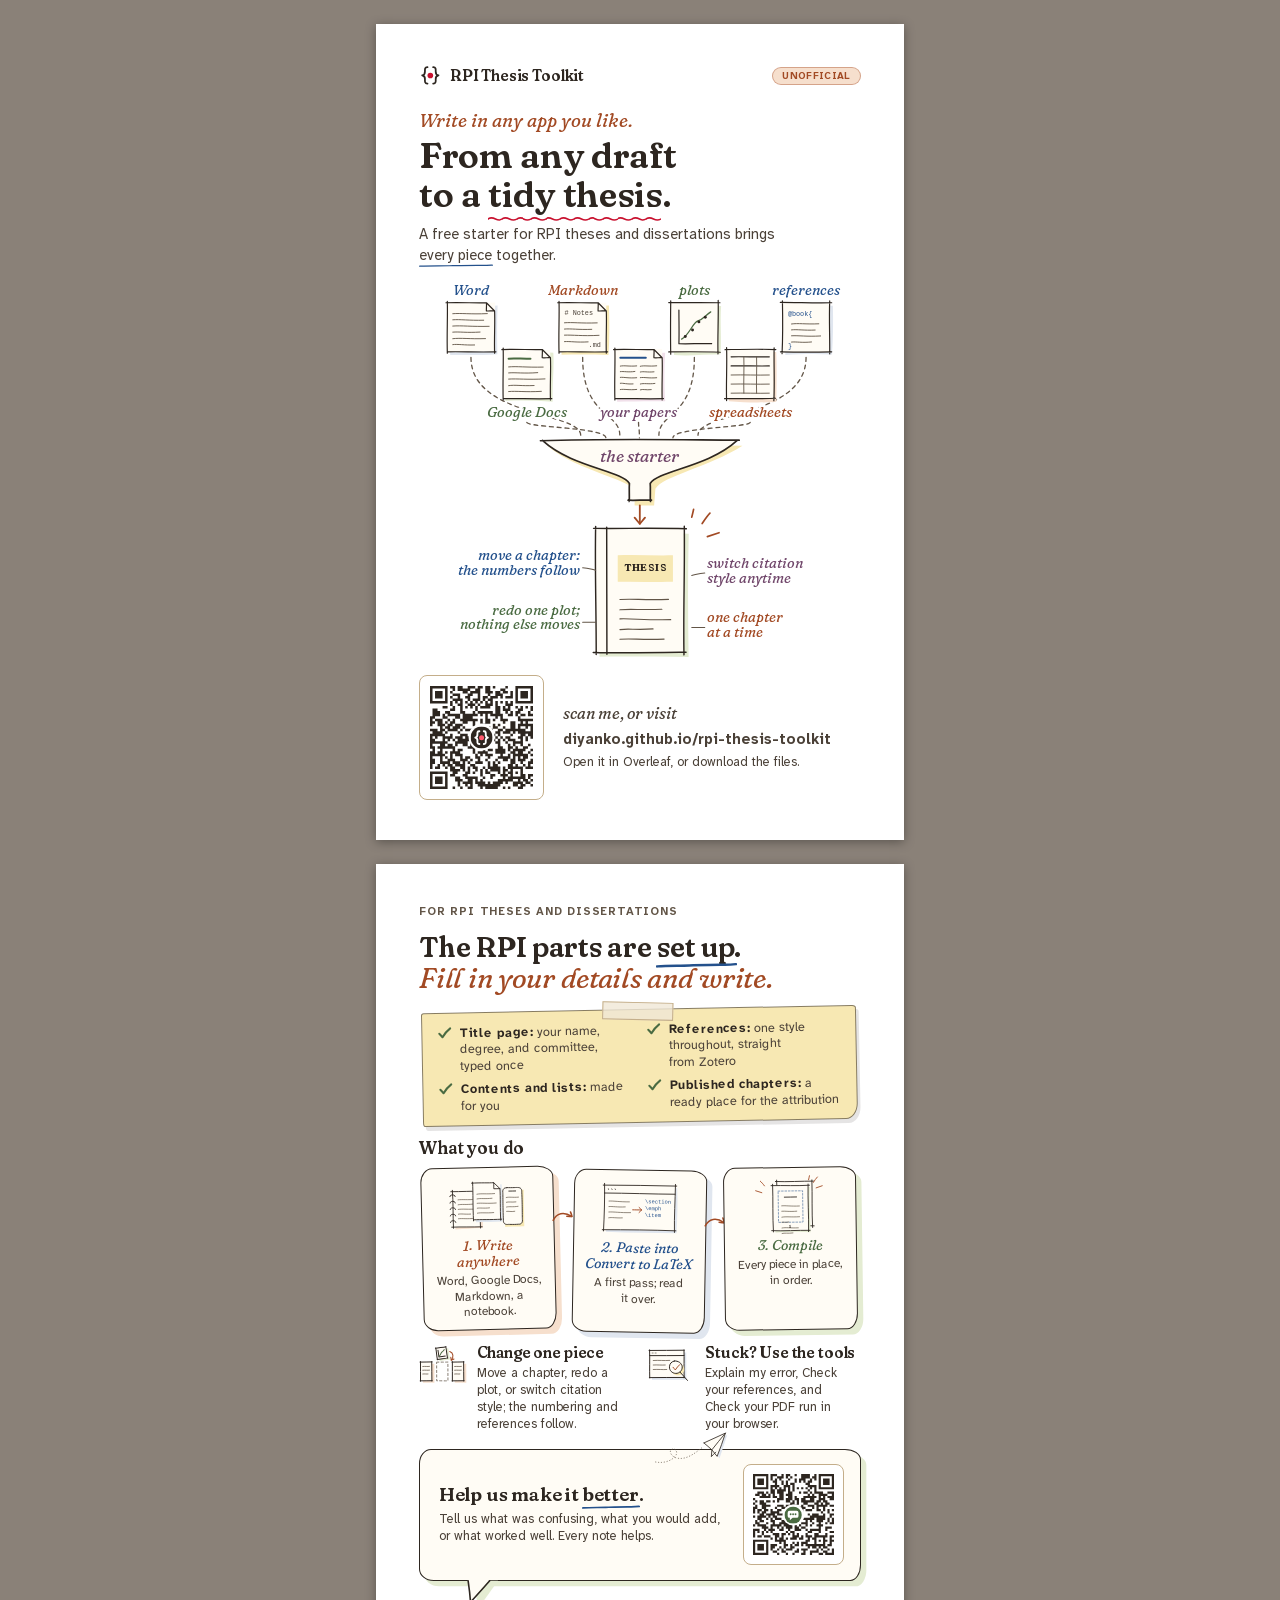
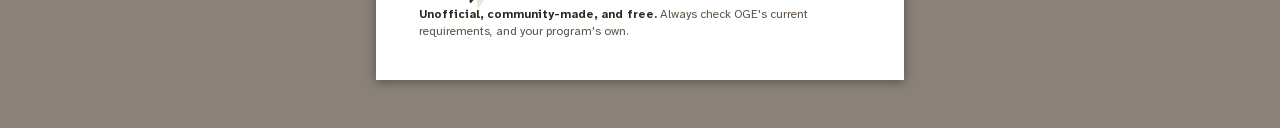
<file: outreach/handout.html>
<!doctype html>
<html lang="en">
<head>
<meta charset="utf-8">
<meta name="viewport" content="width=device-width, initial-scale=1">
<title>RPI Thesis Toolkit handout</title>
<!--
  The outreach handout. Front: sources pour through a funnel into one thesis.
  Back: what OGE checks, what you do, and the feedback ask.
  Two-sided half letter (5.5 x 8.5 in): page 1 front, page 2 back.
  scripts/outreach.py prints it and builds its two-up version.
  Each side sits between a "page:" comment and its closing </section>.
-->
<link rel="stylesheet" href="outreach.css">
</head>
<body class="handout opt opt-h">

<!-- page: front -->
<section class="page front" aria-label="Front">
  <header class="top">
    <div class="brand"><svg viewBox="0 0 32 32" aria-hidden="true"><path class="brace" d="M12 4.5 C8 4.3 8.3 7.5 8.4 10.5 C8.5 13.5 7.7 15.4 4.5 16 C7.8 16.7 8.6 18.6 8.4 21.5 C8.2 24.6 8.1 27.8 12 27.6"/><path class="brace" d="M20 4.5 C24 4.3 23.7 7.5 23.6 10.5 C23.5 13.5 24.3 15.4 27.5 16 C24.2 16.7 23.4 18.6 23.6 21.5 C23.8 24.6 23.9 27.8 20 27.6"/><path class="dot" d="M12 16.2 a4 4 0 1 0 8 0 a4 4 0 1 0 -8 0 Z"/></svg><span class="brand-name">RPI Thesis Toolkit</span></div>
    <span class="tag">Unofficial</span>
  </header>

  <p class="kicker-line hand hand-terra">Write in any app you like.</p>
  <h1>From any draft to a <span class="squiggle">tidy thesis</span>.</h1>
  <p class="lead">A free starter for RPI theses and dissertations brings <span class="hl">every piece</span> together.</p>
  <figure class="art-h">
    <svg class="drawing dd" viewBox="0 0 340 290" role="img" aria-label="Word, Google Docs, Markdown, your papers, plots, spreadsheets, and a Zotero library pour through the starter into one thesis."><text class="hand-t small-hand t-blue" x="40" y="10" text-anchor="middle">Word</text><g transform="translate(21.8 16) scale(0.7)"><path class="w-blue" d="M3.4 2.5C21.2 4.2 36.4 4.3 55.3 2.9C54.6 21.5 54.7 39.2 55.1 56.5C38.4 57.7 21.7 57.7 3.2 57.3C2 39 4.3 22.4 2.4 3.5Z"/><path class="k" d="M0.3 0.2C16.3 -0.4 34.6 0.1 52.6 -0.4C52.4 17.6 52 35.2 52.2 53.7C34.6 52.8 18.6 54 -0 54.3C-0.2 37 -1.2 18.9 -0 0.4Z"/><path d="M-1.5 0C15.6 -0.6 31.2 0.5 43 0L52 9C52.6 21.6 51.5 37.8 52 55.5M53.5 54C31.2 54.6 15.6 53.5 0 54M0 55.5C-0.6 32.4 0.5 16.2 0 -1.5M43 0C43.4 3 42.7 8 43 9C46 9.3 49 8.7 52 9"/><path class="ln" d="M6 12C15.5 11.2 25 12.8 44 11.9"/><path class="ln" d="M6 18.7C14.5 18 23 19.6 40 19.2"/><path class="ln" d="M6 25.6C16 24.8 26 26.4 46 25.9"/><path class="ln" d="M6 32.3C13.5 31.6 21 33.2 36 32.2"/><path class="ln" d="M6 39.5C15 38.4 24 40 42 39.4"/><path class="ln" d="M6 46C12 45.2 18 46.8 30 46.4"/></g><path class="stream" d="M40 58C40 104 124.5 100 124.5 118"/><text class="hand-t small-hand t-terra" x="126" y="10" text-anchor="middle">Markdown</text><g transform="translate(107.8 16) scale(0.7)"><path class="w-butter" d="M2.5 2.8C21.7 3 38.4 3.8 54.9 2.9C55.5 20.4 55.7 39.4 54.4 57.5C36.4 56.7 20.3 56.7 2.8 57.2C2.1 38.1 1.5 21.4 3.5 3.1Z"/><path class="k" d="M0 -0.3C16.1 -0.2 35.9 0.3 52 0C51.4 18.5 52.2 35 52.4 54.3C35.2 53.3 18.3 53.7 -0.2 54.3C-0.7 37.1 -1.2 17.4 0.2 -0.2Z"/><path d="M-1.5 0C15.6 -0.6 31.2 0.5 43 0L52 9C52.6 21.6 51.5 37.8 52 55.5M53.5 54C31.2 54.6 15.6 53.5 0 54M0 55.5C-0.6 32.4 0.5 16.2 0 -1.5M43 0C43.4 3 42.7 8 43 9C46 9.3 49 8.7 52 9"/><text class="mono-t md" x="6" y="13"># Notes</text><path class="ln" d="M6 22C15 21.2 24 22.8 42 22.1"/><path class="ln" d="M6 28.9C13.5 28.2 21 29.8 36 29.2"/><path class="ln" d="M6 35.6C15.5 35.2 25 36.8 44 35.8"/><path class="ln" d="M6 42.7C12.5 42.2 19 43.8 32 43"/><text class="mono-t md" x="46" y="49" text-anchor="end">.md</text></g><path class="stream" d="M126 58C126 104 154.6 100 154.6 118"/><text class="hand-t small-hand t-sage" x="212" y="10" text-anchor="middle">plots</text><g transform="translate(193.8 16) scale(0.7)"><path class="w-sage" d="M3.1 3.2C20.4 3.9 37.9 4.3 55.4 3.5C54.1 20.6 56.2 40.6 54.7 56.7C38.3 56.9 20.4 58.7 3.6 57.5C1.9 39.7 4.8 22.5 2.4 2.6Z"/><path class="k" d="M-0 -0.1C17.7 -0.6 35.7 -0.1 52.1 0.4C50.8 17 52.7 36.4 52.5 54.4C35.8 54.2 16.2 53 -0.2 54.5C-1.2 35.2 0.3 17.3 0 0.3Z"/><path d="M-2.2 -0.2C15.8 -0.4 35.5 0 54.2 0M52.2 -2.7C52.7 17.6 51.4 36.6 52 56.2M54.5 54.4C35.5 53.6 16.8 53.8 -2.2 54M0 56.6C-0.4 36 -0.2 17.1 0 -2.2"/><path d="M9 8C9 20 9.4 34 9 45C20 45.4 32 44.6 45 45"/><path class="plotline" d="M12 40C20 36 24 22 30 20S38 14 44 10"/><circle class="f-dot" cx="16" cy="37" r="1.6"/><circle class="f-dot" cx="24" cy="30" r="1.6"/><circle class="f-dot" cx="31" cy="21" r="1.6"/><circle class="f-dot" cx="38" cy="16" r="1.6"/></g><path class="stream" d="M212 58C212 104 184.7 100 184.7 118"/><text class="hand-t small-hand t-blue" x="298" y="10" text-anchor="middle">references</text><g transform="translate(279.8 16) scale(0.7)"><path class="w-blue" d="M3.5 2.8C20.2 3.7 39.1 2.4 55.5 3.3C55.9 20 55.9 38.3 54.5 56.9C37 56 20.8 56.2 3.2 57.5C4 39.4 1.8 20.5 3.1 3.5Z"/><path class="k" d="M-0.3 -0.2C18.5 1 34.6 1.3 52.3 -0C51.1 18.3 52.6 37 51.7 54.4C34.3 54.7 18.2 54.6 0.5 54C0.7 35.2 -1 16.8 0.6 0.1Z"/><path d="M-2.3 -0.4C17.5 -0.4 35.9 0.5 54.2 0M52 -2C51.2 18.1 52.2 36.6 52 56.2M54.2 54C35.5 54.3 16.9 54.3 -2.2 54M-0.4 56C0.5 37.1 0.4 18.1 0 -2.2"/><text class="mono-t md bibt" x="6" y="14">@book{</text><path class="ln" d="M10 23.3C17.5 22.2 25 23.8 40 23.1"/><path class="ln" d="M10 29.8C16.5 29 23 30.6 36 30"/><path class="ln" d="M10 36.3C18 35.8 26 37.4 42 36.5"/><path class="ln" d="M10 43.2C15.5 42.6 21 44.2 32 43.1"/><text class="mono-t md bibt" x="6" y="50">}</text></g><path class="stream" d="M298 58C298 104 214.8 100 214.8 118"/><g transform="translate(64.8 52) scale(0.7)"><path class="w-sage" d="M3 3.6C19.8 3.7 39 1.6 55.2 3.4C56.2 21.3 53.8 38.5 54.4 57.3C37.1 56.1 19.2 55.5 2.6 56.5C2.1 38.5 4.2 19.9 2.7 2.7Z"/><path class="k" d="M0.4 0.4C17.6 1 35.3 0.8 51.7 0.6C52.3 18.2 51.9 35.4 52.5 53.4C34.5 53.2 18.4 55 -0.5 54.5C0.3 37 1.2 18.4 -0.2 -0.3Z"/><path d="M-1.5 0C15.6 -0.6 31.2 0.5 43 0L52 9C52.6 21.6 51.5 37.8 52 55.5M53.5 54C31.2 54.6 15.6 53.5 0 54M0 55.5C-0.6 32.4 0.5 16.2 0 -1.5M43 0C43.4 3 42.7 8 43 9C46 9.3 49 8.7 52 9"/><path class="lns" d="M6 10C14 9.4 22 10.4 30 10"/><path class="ln" d="M6 19.1C15.5 18.2 25 19.8 44 19.3"/><path class="ln" d="M6 25.7C14 25 22 26.6 38 25.4"/><path class="ln" d="M6 32.5C16 31.8 26 33.4 46 32.3"/><path class="ln" d="M6 39.7C13 38.6 20 40.2 34 39.6"/><path class="ln" d="M6 46.2C15 45.4 24 47 42 46"/></g><text class="hand-t small-hand t-sage" x="83" y="104" text-anchor="middle">Google Docs</text><path class="stream" d="M83 108C83 112 143.9 112 143.9 120"/><g transform="translate(150.8 52) scale(0.7)"><path class="w-plum" d="M2.6 3.5C19.9 4 37.8 3.5 55.3 3.4C54.2 19.6 54.3 39.7 55.4 56.9C36.5 56.7 21.8 56.9 2.5 57.4C1.9 38.4 4.4 21.4 3.2 3Z"/><path class="k" d="M0 -0.4C16.7 -0.6 34.4 -0.2 51.9 -0.5C52.8 17.4 51.8 36.6 52.5 53.4C35 53.3 17.6 53.6 -0.5 53.8C-0.3 37 -0.3 16.7 -0.4 -0.1Z"/><path d="M-1.5 0C15.6 -0.6 31.2 0.5 43 0L52 9C52.6 21.6 51.5 37.8 52 55.5M53.5 54C31.2 54.6 15.6 53.5 0 54M0 55.5C-0.6 32.4 0.5 16.2 0 -1.5M43 0C43.4 3 42.7 8 43 9C46 9.3 49 8.7 52 9"/><path class="lnb" d="M6 9H34"/><path class="ln" d="M6 18.2C10.5 17.2 15 18.8 24 18"/><path class="ln" d="M6 24.3C10 23.7 14 25.3 22 24.1"/><path class="ln" d="M6 30.6C10.5 30.2 15 31.8 24 31"/><path class="ln" d="M6 37.1C9.5 36.7 13 38.3 20 37.8"/><path class="ln" d="M6 44C10.5 43.2 15 44.8 24 43.9"/><path class="ln" d="M28 18.4C32.5 17.2 37 18.8 46 17.9"/><path class="ln" d="M28 24.7C31.8 23.7 35.5 25.3 43 24.5"/><path class="ln" d="M28 30.9C32.5 30.2 37 31.8 46 31"/><path class="ln" d="M28 37.9C32 36.7 36 38.3 44 37.3"/><path class="ln" d="M28 44.3C31 43.2 34 44.8 40 44.1"/></g><text class="hand-t small-hand t-plum" x="169" y="104" text-anchor="middle">your papers</text><path class="stream" d="M169 108C169 112 169.7 112 169.7 120"/><g transform="translate(236.8 52) scale(0.7)"><path class="w-terra" d="M2.9 3.3C21.7 3.8 36 2.5 54.6 2.8C55.4 19.6 55 40.1 54.7 57.5C38.7 58.6 20.6 58.3 2.5 56.8C2.5 40.2 2.1 19.8 2.4 3.5Z"/><path class="k" d="M0.3 0.5C17.2 -0.6 33.6 -0.3 52 -0.3C51.3 17.6 51.5 36.2 51.7 53.6C35.9 53.7 18.1 53.1 0.3 53.8C1.2 34.7 0.9 19.1 0.5 0.3Z"/><path d="M-1.7 0.1C16.4 -0.2 36.1 -0.7 54.2 0M52.3 -1.9C51.9 16.9 53 37.4 52 56.2M53.9 53.6C35.8 54.3 15.8 54 -2.2 54M0 56.1C-0.6 37.2 0.7 17.1 0 -2.2"/><path class="" d="M5 8C18 7.6 34 8.4 47 8"/><path class="" d="M5 18C18 17.6 34 18.4 47 18"/><path class="ln" d="M5 28C18 27.6 34 28.4 47 28"/><path class="ln" d="M5 38C18 37.6 34 38.4 47 38"/><path class="ln" d="M5 48C18 47.6 34 48.4 47 48"/><path class="ln" d="M19 8C19.4 22 18.6 36 19 48M33 8C33.4 22 32.6 36 33 48"/></g><text class="hand-t small-hand t-terra" x="255" y="104" text-anchor="middle">spreadsheets</text><path class="stream" d="M255 108C255 112 195.5 112 195.5 120"/><path class="w-butter" d="M99.0 126C150 124 194 125 249.0 126C222.5 142.7 188 149.12 182 159.12L181 172L166 172L166 159.12C152 149.12 117.5 142.7 99.0 126Z"/><path class="k" d="M95.0 122C150 120 194 121 245.0 122C222.5 142.7 184 145.12 178 155.12L178 168L162 168L162 155.12C156 145.12 117.5 142.7 95.0 122Z"/><path d="M93.5 122.2C150 120.4 194 121.4 246.5 121.8M245.0 122C222.5 142.7 184 145.12 178 155.12C178.4 160.12 177.8 164 178.2 169M95.0 122C117.5 142.7 156 145.12 162 155.12C161.6 160.12 162.2 164 161.8 169M161 168C167 168.4 173 167.6 179 168"/><text class="hand-t t-plum" x="170" y="138.56" text-anchor="middle">the starter</text><path class="arr" d="M170 172C170 176 170 180 170 186"/><path class="arr" d="M166 181.4C167.4 183 168.6 184.6 170 186.2C171.4 184.6 172.6 183 174 181.4"/><g transform="translate(136 190) scale(0.85)"><path class="w-sage" d="M3.9 3.8C30.9 3.6 58.2 3.3 84.3 4.6C83.4 41.8 83.6 78.4 84.2 116.1C57.9 116 29.4 115.6 3.5 115.8C2.7 77.1 5.1 41.5 4 3.8Z"/><path class="k" d="M0.5 -0.3C27.3 0.4 53.8 0.6 79.5 -0.1C80.1 37.4 81 75.2 80.1 111.9C52.9 111.6 26.7 111.2 0.1 112C-0.7 73.7 -0.1 36.9 0.4 0Z"/><path d="M-1.9 -0.4C26.9 -0.1 54.1 -0.9 82.2 0M80.3 -2.4C80.8 37.2 79.3 76.3 80 114.2M81.9 111.8C54 112.2 25.3 112.7 -2.2 112M0.5 113.9C0.6 74.4 -0.8 35.9 0 -2.2"/><path d="M10 -1.4C10.4 36 9.8 76 10.2 113.6"/><path class="w-butter" d="M20 24C36 23.4 54 24.4 70 24L70 48C54 48.4 36 47.6 20 48Z"/><text class="serif-t big" x="45" y="38.5" text-anchor="middle">THESIS</text><path class="ln" d="M22 64.1C33 63.2 44 64.8 66 63.9"/><path class="ln" d="M22 73.4C31.5 72.2 41 73.8 60 72.9"/><path class="ln" d="M22 81.6C33.5 81.2 45 82.8 68 82.3"/><path class="ln" d="M22 91.3C29.5 90.2 37 91.8 52 90.7"/><path class="ln" d="M22 100.1C32 99.2 42 100.8 62 99.9"/></g><path class="tada" d="M218 186C220 183 222 180 224 178M222 196C225 195 228 194 231 193M210 181C210.5 179 211 177 211.4 175"/><text class="hand-t small-hand t-blue" x="124" y="214.0" text-anchor="end">move a chapter:</text><text class="hand-t small-hand t-blue" x="124" y="225.5" text-anchor="end">the numbers follow</text><path class="pt" d="M126 220C130 220 132 221 136 222"/><text class="hand-t small-hand t-sage" x="124" y="256.0" text-anchor="end">redo one plot;</text><text class="hand-t small-hand t-sage" x="124" y="267.5" text-anchor="end">nothing else moves</text><path class="pt" d="M126 262C130 262 132 262 136 262"/><text class="hand-t small-hand t-plum" x="222" y="220.0" text-anchor="start">switch citation</text><text class="hand-t small-hand t-plum" x="222" y="231.5" text-anchor="start">style anytime</text><path class="pt" d="M220 224C216 224 214 225 210 226"/><text class="hand-t small-hand t-terra" x="222" y="262.0" text-anchor="start">one chapter</text><text class="hand-t small-hand t-terra" x="222" y="273.5" text-anchor="start">at a time</text><path class="pt" d="M220 266C216 266 214 266 210 266"/></svg>
  </figure>
  <section class="start">
    <div class="qr"><div class="qr-code qr-site"><img src="qr-site.svg" alt="QR code for the RPI Thesis Toolkit website"><span class="qr-disc"><svg viewBox="0 0 32 32" aria-hidden="true"><circle cx="16" cy="16" r="16" fill="#2d2620"/><g transform="translate(16 16) scale(0.8) translate(-16 -16)"><path fill="none" stroke="#fff" stroke-width="3.4" stroke-linecap="round" stroke-linejoin="round" d="M12 4.5 C8 4.3 8.3 7.5 8.4 10.5 C8.5 13.5 7.7 15.4 4.5 16 C7.8 16.7 8.6 18.6 8.4 21.5 C8.2 24.6 8.1 27.8 12 27.6"/><path fill="none" stroke="#fff" stroke-width="3.4" stroke-linecap="round" stroke-linejoin="round" d="M20 4.5 C24 4.3 23.7 7.5 23.6 10.5 C23.5 13.5 24.3 15.4 27.5 16 C24.2 16.7 23.4 18.6 23.6 21.5 C23.8 24.6 23.9 27.8 20 27.6"/><circle cx="16" cy="16.2" r="4.6" fill="#ff5a6e"/></g></svg></span></div></div>
    <div class="start-text">
      <p class="hand hand-terra start-note">scan me, or visit</p>
      <p class="qr-url">diyanko.github.io/<wbr>rpi-thesis-toolkit</p>
      <p class="start-sub">Open it in Overleaf, or download the files.</p>
    </div>
  </section>
</section>

<!-- page: back -->
<section class="page back" aria-label="Back">
  <header class="top"><p class="eyebrow">For RPI theses and dissertations</p></header>
  <h2 class="back-h">The RPI parts are <span class="hl">set up</span>. <span class="hand-line">Fill in your details and write.</span></h2>
  <div class="note"><ul class="oge oge-short"><li><svg viewBox="0 0 14 12" aria-hidden="true"><path d="M1.6 6.6C2.8 7.8 3.8 8.8 4.8 10.2C6.8 6.8 9.4 3.8 12.6 1.4"/></svg><p><strong>Title page:</strong> your name, degree, and committee, typed once</p></li><li><svg viewBox="0 0 14 12" aria-hidden="true"><path d="M1.6 6.6C2.8 7.8 3.8 8.8 4.8 10.2C6.8 6.8 9.4 3.8 12.6 1.4"/></svg><p><strong>References:</strong> one style throughout, straight from Zotero</p></li><li><svg viewBox="0 0 14 12" aria-hidden="true"><path d="M1.6 6.6C2.8 7.8 3.8 8.8 4.8 10.2C6.8 6.8 9.4 3.8 12.6 1.4"/></svg><p><strong>Contents and lists:</strong> made for you</p></li><li><svg viewBox="0 0 14 12" aria-hidden="true"><path d="M1.6 6.6C2.8 7.8 3.8 8.8 4.8 10.2C6.8 6.8 9.4 3.8 12.6 1.4"/></svg><p><strong>Published chapters:</strong> a ready place for the attribution</p></li></ul></div>
  <div class="do-block"><h2 class="back-h2">What you do</h2>
  <ol class="steps-row"><li class="sketch wash-terra"><svg class="panel-art dd" viewBox="0 0 120 84" aria-hidden="true"><path class="w-terra" d="M13.6 25C26.5 24.9 38.5 23.3 52.9 25C54 41.8 54.7 58.3 53.2 76.4C38.7 75.7 28.1 77.6 13.1 77.4C14.6 59.2 14.3 41.6 13.2 25.4Z"/><path class="k" d="M9.9 22.4C23.3 21.9 36 22.4 49.7 22.6C49.3 40.5 48.9 56.5 50.1 74.5C37.6 73.5 23.7 74.9 9.6 74.4C10.8 57.9 9.3 40 9.9 22.5Z"/><path d="M7.6 21.8C23.1 22 37.9 21.8 52.2 22M50.4 20.2C50.4 39.7 49.7 56.9 50 76.2M52.6 74.5C38.2 74.8 21.8 73.6 7.8 74M10.3 75.7C9.8 56.5 11 37.9 10 19.8"/><path d="M6 29C6 25.5 14 25.5 14 29"/><path d="M6 38.5C6 35 14 35 14 38.5"/><path d="M6 48C6 44.5 14 44.5 14 48"/><path d="M6 57.5C6 54 14 54 14 57.5"/><path d="M6 67C6 63.5 14 63.5 14 67"/><path class="ln" d="M18 34C24.5 33.2 31 34.8 44 33.8"/><path class="ln" d="M18 41.3C23.5 40.2 29 41.8 40 40.8"/><path class="ln" d="M18 48.1C25 47.2 32 48.8 46 48.1"/><path class="ln" d="M18 55.1C22.5 54.2 27 55.8 36 55.4"/><path class="ln" d="M18 61.8C24 61.2 30 62.8 42 61.7"/><path class="w-blue" d="M43.4 13.4C56.1 11.6 69 14.6 82.6 12.6C83.1 32 82.1 48.1 82.6 67.4C69.2 68.1 56.2 67.4 43.5 67.5C42.8 50 42.3 31.8 43.4 13.4Z"/><path class="k" d="M39.7 9.6C53.5 9.8 67.9 11.2 80.5 9.9C80.7 28.4 79.8 45.3 80.3 64.5C67.9 65.1 54.4 62.8 40.1 64.6C40 47.2 39.3 29.2 40.3 10.6Z"/><path d="M38.5 10C52 9.4 64 10.5 71 10L80 19C80.6 31.6 79.5 47.8 80 65.5M81.5 64C64 64.6 52 63.5 40 64M40 65.5C39.4 42.4 40.5 26.2 40 8.5M71 10C71.4 13 70.7 18 71 19C74 19.3 77 18.7 80 19"/><path class="ln" d="M46 26.4C52.5 25.2 59 26.8 72 26.1"/><path class="ln" d="M46 33.3C51.5 32.2 57 33.8 68 32.9"/><path class="ln" d="M46 39.8C53 39.2 60 40.8 74 40"/><path class="ln" d="M46 47C50.5 46.2 55 47.8 64 46.9"/><path class="ln" d="M46 54.3C52 53.2 58 54.8 70 54"/><path class="w-butter" d="M86.5 21.1C95.5 21 106.2 21.9 115 21.6C114.1 39 115.1 57.5 114.4 75.3C106 75.6 97 74.4 86.4 75.6C86.6 57.3 87.2 39.6 86.4 21.4Z"/><rect class="k" x="84" y="18" width="28" height="54" rx="6"/><path d="M90 17.7C98.0 18.4 106 17.7 106 18C111 18 112.3 21 112 25C112.5 45.0 111.6 65 112 66C112 71 109 72.3 106 72C98.0 72.5 90 71.6 90 72C85 72 83.7 69 84 66C83.5 45.0 84.4 25 84 24C84 19 87 17.7 90 18"/><path d="M93.0 23C96.0 23.2 100.0 22.8 103.0 23"/><path class="ln" d="M89 32.3C93.5 31.2 98 32.8 107 32.2"/><path class="ln" d="M89 39.3C92.5 38.2 96 39.8 103 39.1"/><path class="ln" d="M89 46.3C93.2 45.2 97.5 46.8 106 45.7"/><path class="ln" d="M89 52.7C92 52.2 95 53.8 101 52.9"/></svg><p class="hand hand-terra">1. Write anywhere</p><p class="step-d">Word, Google Docs, Markdown, a notebook.</p></li><li class="sketch wash-blue"><svg class="panel-art dd" viewBox="0 0 120 84" aria-hidden="true"><path class="w-blue" d="M11.4 12.5C46.2 12.7 80.5 12.7 114.9 13.2C116.2 33.8 116 57.4 115 79.2C81.3 79.7 45.6 80.2 11.3 79C9.7 56.3 10.2 34.5 11.5 12.5Z"/><path class="k" d="M8 9.9C43.5 10.8 78.1 9.7 112.5 9.6C112.8 32.4 111.2 55.2 112.2 75.5C78 76.5 42.7 74.7 8.2 76.6C9.1 53.5 8.4 31.1 8 9.7Z"/><path d="M6.1 10.4C42.3 9.8 78.7 9.9 114.2 10M112.3 7.6C112.3 31.7 111.1 54.3 112 78.2M114.1 75.8C78.8 75 41.8 75.5 5.8 76M7.6 77.8C8.5 54.2 8.7 30.9 8 7.8"/><path d="M8 22C40 21.6 80 22.4 112 22"/><path d="M13.6 16C13.8 16.1 14 16.2 14.2 16.3M18.6 16C18.8 16.1 19 16.2 19.2 16.3M23.6 16C23.8 16.1 24 16.2 24.2 16.3"/><path class="ln" d="M15 33.7C22.5 33.2 30 34.8 45 34.4"/><path class="ln" d="M15 41.8C21 41.2 27 42.8 39 41.9"/><path class="ln" d="M15 49.8C23 49.2 31 50.8 47 50.2"/><path class="ln" d="M15 58.3C20 57.2 25 58.8 35 58.1"/><path class="arr" d="M50 46C54 46 58 46 63 46"/><path class="arr" d="M59.4 42.4C60.8 43.6 62 44.8 63.4 46C62 47.2 60.8 48.4 59.4 49.8"/><text class="mono-t code" x="68" y="36">\section</text><text class="mono-t code" x="68" y="46">\emph</text><text class="mono-t code" x="68" y="56">\item</text></svg><p class="hand hand-blue">2. Paste into Convert to LaTeX</p><p class="step-d">A first pass; read it over.</p></li><li class="sketch wash-sage"><svg class="panel-art dd" viewBox="0 0 120 84" aria-hidden="true"><path class="k" d="M42.2 8.2C58.7 8.8 76.2 7.6 94.3 7.8C95.2 29.9 93.7 50.8 94.3 73.7C76.6 74.5 59.2 75.2 41.9 73.8C41 50.8 41 30.2 41.5 8Z"/><path d="M40.2 7.8C58.8 8.8 78.4 7.7 96.2 8M93.9 6.2C94.3 29.7 93 53.4 94 76.2M96.3 73.8C76.8 72.9 58 73.2 39.8 74M41.9 76.4C42.6 52.1 42.8 29.2 42 5.8"/><path class="w-sage" d="M38.4 16.9C55.7 16.7 75.2 16.7 90.6 16.7C89.2 39.9 91 60.7 91 83.3C75.1 82.1 57.5 81.5 39.4 83.2C37.3 59.4 37.9 39.8 38.9 17Z"/><path class="k" d="M35.5 13.5C52.7 14.6 69.9 13.4 88.4 13.6C88.2 36.8 87.5 56.9 87.5 80.4C70.4 79 52.1 81 36.3 80.6C36.3 58.8 36.3 35.7 35.5 13.5Z"/><path d="M33.7 13.8C53.5 13.6 70.8 14.9 90.2 14M88.2 12.2C87.4 36.2 88.7 58.4 88 82.2M90.3 80.3C70.7 79.8 51.8 81 33.8 80M36.3 81.9C35.2 59 36.6 35.6 36 11.8"/><path class="margin" d="M44 22H80V68H44Z"/><path d="M53.0 31C59.0 30.6 65.0 31.4 71.0 31"/><path class="ln" d="M49 43.7C55.5 43.2 62 44.8 75 44.3"/><path class="ln" d="M49 51.7C54.5 51.2 60 52.8 71 51.9"/><path class="ln" d="M49 60.4C55.5 59.2 62 60.8 75 60.1"/><path class="ln" d="M49 67.8C51.5 67.2 54 68.8 59 67.6"/><path class="ln" d="M49 76.3C55 75.2 61 76.8 73 76.4"/><path class="ln" d="M49 84.4C53 83.2 57 84.8 65 83.8"/><text class="serif-t" x="62.0" y="76" text-anchor="middle">1</text><path class="tada" d="M96 10C98 7 100 4 102 2M100 18C103 17 106 16 109 15M89 6C89.5 4 90 2 90.4 0M24 14C22 11 20 9 18 7M20 24C17 23 14 22 11 21"/></svg><p class="hand hand-sage">3. Compile</p><p class="step-d">Every piece in place, in order.</p></li></ol></div>
  <ul class="do-h"><li><svg class="do-art dd" viewBox="0 0 64 50" aria-hidden="true"><path class="w-terra" d="M5 22.5C10 22.3 15 22.6 20.5 22.4L20.6 47.5C15 47.7 10 47.4 5.2 47.6Z"/><path class="k" d="M2 20C7 19.8 12 20.2 17 20L17.2 45C12 45.2 7 44.8 2 45Z"/><path d="M1.4 20.1C6.8 19.8 12 20.3 17.4 19.9M17 19.5C17.3 28 16.8 36.5 17.2 45.4M17.6 45C12 45.3 6.8 44.8 1.6 45.1M2 45.6C1.7 37 2.3 28.6 2 19.4"/><path class="ln" d="M5 26C8.5 25.6 11 26.3 14 25.9"/><path class="ln" d="M5 31C9 30.6 11 31.3 14 30.9"/><path class="ln" d="M5 36C8 35.6 10 36.3 12 36"/><path class="stream" d="M23.5 20.2C28.5 20 33.5 20.3 38.5 20.1L38.6 45.1C33.5 45.3 28.5 44.9 23.6 45.1Z"/><path class="w-terra" d="M47.5 22.5C52.5 22.3 57.5 22.6 63 22.4L63.1 47.5C57.5 47.7 52.5 47.4 47.7 47.6Z"/><path class="k" d="M44.5 20C49.5 19.8 54.5 20.2 59.5 20L59.7 45C54.5 45.2 49.5 44.8 44.5 45Z"/><path d="M43.9 20.1C49.3 19.8 54.5 20.3 59.9 19.9M59.5 19.5C59.8 28 59.3 36.5 59.7 45.4M60.1 45C54.5 45.3 49.3 44.8 44.1 45.1M44.5 45.6C44.2 37 44.8 28.6 44.5 19.4"/><path class="ln" d="M47.5 26C51 25.6 53.5 26.3 56.5 25.9"/><path class="ln" d="M47.5 31C51.5 30.6 53.5 31.3 56.5 30.9"/><path class="ln" d="M47.5 36C50.5 35.6 52.5 36.3 54.5 36"/><g transform="rotate(-8 31 9)"><path class="w-sage" d="M26 2.8C30.5 2.6 35 2.9 40 2.7L40.1 18C35 18.2 30.5 17.9 26.2 18.1Z"/><path class="k" d="M23.5 0.5C28 0.3 32.5 0.7 37 0.5L37.2 15.5C32.5 15.7 28 15.3 23.5 15.5Z"/><path d="M23 0.6C28 0.3 32.6 0.8 37.4 0.4M37 0.1C37.3 5.2 36.8 10.3 37.2 15.9M37.6 15.5C32.6 15.8 28 15.3 23.1 15.6M23.5 16C23.2 10.6 23.8 5.6 23.5 0"/><path d="M26 3.5C26 7 26.1 10 26 12.6C29 12.7 31.6 12.5 34.6 12.6"/><path class="plotline" d="M27 11.4C28.6 10.2 29.6 7 31 6.6S33.4 5 34.4 4"/></g><path class="arr" d="M41 6C46 8 46.5 13 43 17.5"/><path class="arr" d="M42.4 13.6C42.6 15 42.8 16.4 43 17.6C44.2 17.2 45.4 16.6 46.6 16"/></svg><div><h3>Change one piece</h3><p>Move a chapter, redo a plot, or switch citation style; the numbering and references follow.</p></div></li><li><svg class="do-art dd" viewBox="0 0 64 50" aria-hidden="true"><path class="w-blue" d="M5 7.5C20 7.2 36 7.7 51 7.4L51.2 43.6C36 43.9 20 43.4 5.3 43.7Z"/><path class="k" d="M2 4.5C17 4.2 33 4.7 48 4.4L48.2 40.6C33 40.9 17 40.4 2.3 40.7Z"/><path d="M1.4 4.6C17 4.2 32.6 4.8 48.4 4.3M48 3.9C48.4 16 47.8 28 48.2 41.1M48.6 40.6C33 41 17.2 40.3 1.8 40.8M2.3 41.2C1.9 29 2.6 17 2.1 3.8"/><path d="M2.2 11.5C17 11.2 33 11.8 48 11.4"/><path class="ln" d="M5.5 8C6 8 6.4 8 6.8 8M9.5 8C10 8 10.4 8 10.8 8"/><path class="ln" d="M7 18C15 17.5 21 18.4 29 17.9"/><path class="ln" d="M7 24C13 23.6 17 24.4 23 24"/><path class="ln" d="M7 30C14 29.6 19 30.4 25 30"/><path class="w-butter" d="M37.4 21.4C42 21 47.6 23.6 48.2 28.6C48.8 33.6 45 37.6 40 37.8C35 38 31.2 34.4 31.2 29.4C31.2 25.2 33.4 22 37.4 21.4Z"/><path class="k" d="M35 18.8C40 18.4 45 21.4 45.4 26.2C45.8 31 42 35 37.2 35C32.4 35 28.6 31.4 28.8 26.6C29 22.6 31.4 19.4 35 18.8Z"/><path d="M35 18.6C40.4 18.2 45.2 21.6 45.6 26.4C46 31.2 41.8 35.4 37 35.2C32.2 35 28.4 31.4 28.6 26.4C28.8 22.2 31.4 19.2 35.6 18.6"/><path d="M42.6 33.4C46 37 49 40.4 52.6 44.6"/><path class="tada" d="M33.4 27C34.6 28.4 35.6 29.6 36.4 30.6C38.2 27.8 40.2 25.4 42.4 23.4"/></svg><div><h3>Stuck? Use the tools</h3><p>Explain my error, Check your references, and Check your PDF run in your browser.</p></div></li></ul>
  <section class="fb sketch wash-sage">
    <svg class="fb-tail" viewBox="0 0 24 18" aria-hidden="true"><path class="tw" d="M6 0.5L9 21.5L24 0.5Z"/><path class="tk" d="M1.2 -1.4L3.4 16.4L18.6 -1.4Z"/><path class="ts" d="M1.6 0.6C2.4 6 3 11 3.4 16.6C8 11.6 12.6 6.4 17.8 0.6"/></svg>
    <svg class="plane dd" viewBox="0 0 120 60" aria-hidden="true">
  <path class="dots" d="M4 50C14 52 26 50 34 42C40 36 36 28 30 30C24 32 28 42 38 44C52 47 66 36 76 28"/>
  <path class="w-blue" d="M84 22L116 8L104 44L96 34Z"/>
  <path class="k" d="M80 20L113 5L100 41L92 31Z"/>
  <path d="M79.6 20.2C90.5 15.2 102 10 113.2 4.8C109.4 17 105 29 100.2 41.2C97.4 37.8 94.8 34.4 92 31C88 27.4 84 23.8 79.6 20.2M113.2 4.8C106 13.4 99 22.2 92 31C91.6 34.6 91.4 38 91.2 41.6C93.6 39.2 95.8 36.8 98 34.6"/>
</svg>
    <div><h2>Help us make it <span class="hl">better</span>.</h2><p>Tell us what was confusing, what you would add, or what worked well. Every note helps.</p></div>
    <div class="qr-code qr-feedback"><img src="qr-feedback.svg" alt="QR code for the feedback form"><span class="qr-disc"><svg viewBox="0 0 32 32" aria-hidden="true"><circle cx="16" cy="16" r="16" fill="#4a6b42"/><path fill="#fff" d="M9.5 8H22.5A3.5 3.5 0 0 1 26 11.5V17.5A3.5 3.5 0 0 1 22.5 21H15.2L10 25.6V21H9.5A3.5 3.5 0 0 1 6 17.5V11.5A3.5 3.5 0 0 1 9.5 8Z"/><circle cx="11.5" cy="14.5" r="1.7" fill="#4a6b42"/><circle cx="16" cy="14.5" r="1.7" fill="#4a6b42"/><circle cx="20.5" cy="14.5" r="1.7" fill="#4a6b42"/></svg></span></div>
  </section>
  <p class="fine"><strong>Unofficial, community-made, and free.</strong> Always check OGE's current requirements, and your program's own.</p>
</section>

</body>
</html>
</file>
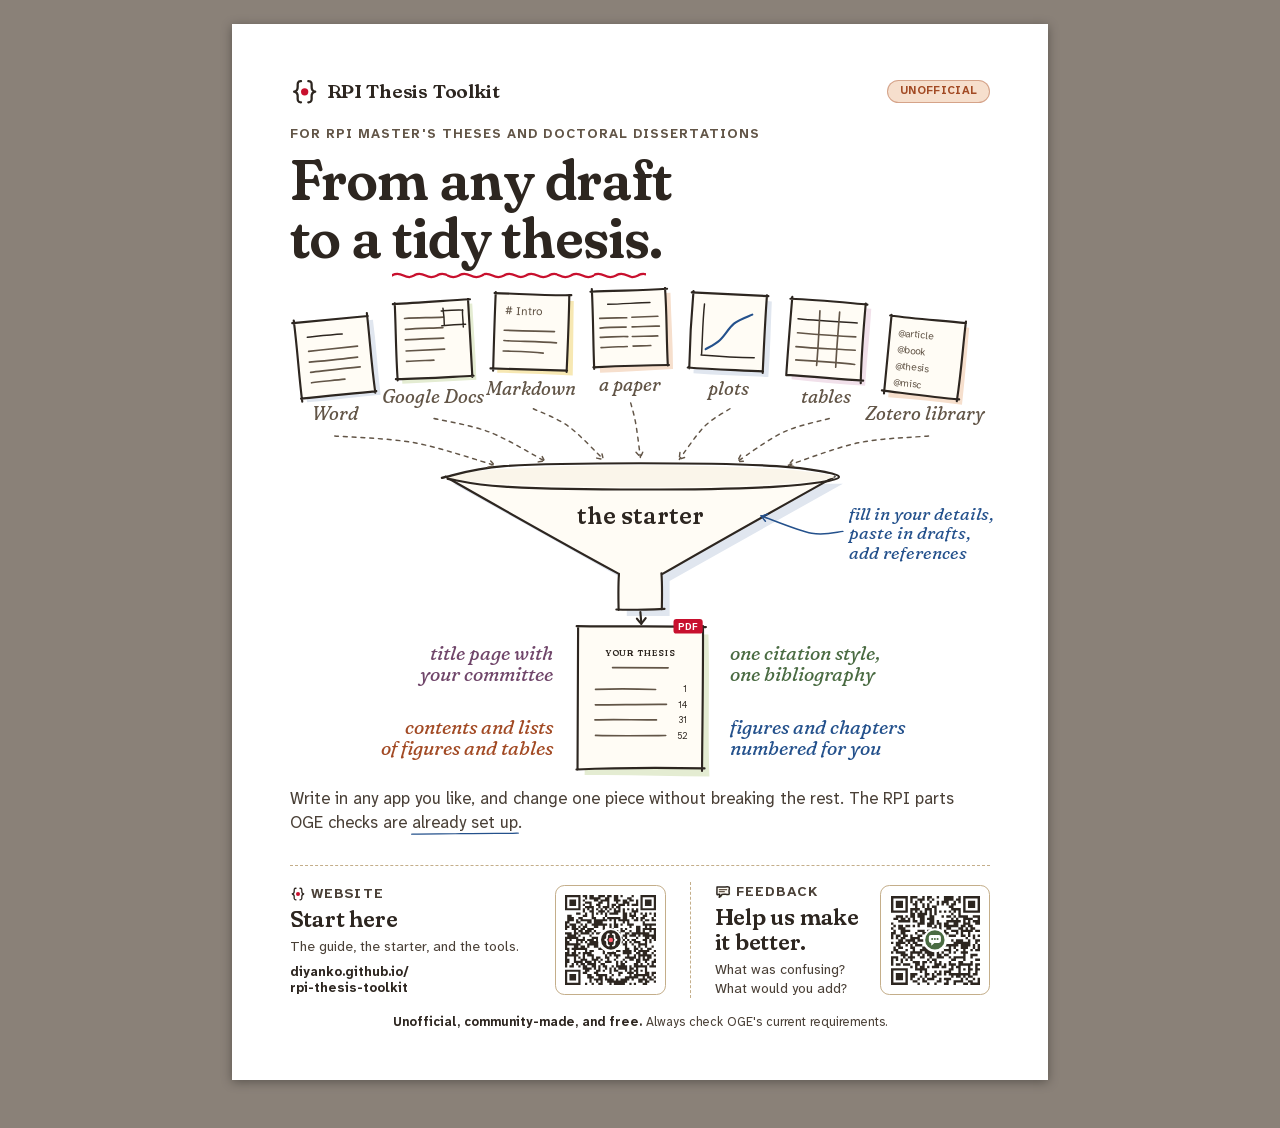
<file: outreach/poster.html>
<!doctype html>
<html lang="en">
<head>
<meta charset="utf-8">
<meta name="viewport" content="width=device-width, initial-scale=1">
<title>RPI Thesis Toolkit poster</title>
<!-- The outreach poster: the funnel, many sources into one thesis. US letter, single-sided. scripts/outreach.py prints it. See outreach/README.md. -->
<link rel="stylesheet" href="outreach.css">
</head>
<body class="pv pv-h">

<section class="page">
  <header class="top">
    <div class="brand">
      <svg viewBox="0 0 32 32" aria-hidden="true"><path class="brace" d="M12 4.5 C8 4.3 8.3 7.5 8.4 10.5 C8.5 13.5 7.7 15.4 4.5 16 C7.8 16.7 8.6 18.6 8.4 21.5 C8.2 24.6 8.1 27.8 12 27.6"/><path class="brace" d="M20 4.5 C24 4.3 23.7 7.5 23.6 10.5 C23.5 13.5 24.3 15.4 27.5 16 C24.2 16.7 23.4 18.6 23.6 21.5 C23.8 24.6 23.9 27.8 20 27.6"/><path class="dot" d="M12 16.2 a4 4 0 1 0 8 0 a4 4 0 1 0 -8 0 Z"/></svg>
      <span class="brand-name">RPI Thesis Toolkit</span>
    </div>
    <span class="tag">Unofficial</span>
  </header>

  <p class="eyebrow">For RPI master's theses and doctoral dissertations</p>
  <h1>From any draft to a <span class="squiggle">tidy thesis</span>.</h1>

  <figure class="art funnel">
    <svg viewBox="0 0 720 500" role="img" aria-label="Word and Google Docs drafts, Markdown notes, a published paper, plots, tables, and a Zotero library pour into a funnel labeled the starter: fill in your details, paste in drafts, add references. Out comes one thesis PDF, with a title page and committee, contents and lists, one citation style and bibliography, and figures and chapters numbered for you."><g transform="rotate(-6 46.0 69.0)"><path class="w-blue" d="M13.2 34.1C38.9 34.6 64 34.4 89 34.8C89.8 60.4 88.3 86.2 88.8 112.3C64.3 111.6 38.7 113.1 12.8 112.2C13.6 86.1 13 60.9 13.2 34.1Z"/><path class="card" d="M8.3 30.4C33.5 30.2 58.5 29.9 83.6 30.1C83.5 55.5 83.9 81.4 84.3 107.7C59.2 108.5 33.3 107.7 7.6 108.4C8 82 7.9 55.9 8.3 30.4Z"/><path class="s" d="M6.2 29.7C31.6 29.8 56.9 30.2 84.2 30.5 M83.5 27.3C83.8 53.3 82.6 79.3 83.6 109.6 M84.8 108.1C59.4 108.2 34.1 107.5 7.1 107.8 M8 110.9C7.3 84.9 8.7 58.9 8 27.1"/><path class="s thin" d="M20.1 45.8C32.1 45.8 44.1 45.6 56.1 46.2"/><path class="s ln" d="M19.9 60.3C36.7 60.1 53.4 60.2 70.4 60.1"/><path class="s ln" d="M19.5 71.4C35.9 71.6 52.3 71.8 69.3 71.4"/><path class="s ln" d="M19.7 81.9C36.7 81.7 53.6 81.2 70.9 81.6"/><path class="s ln" d="M19.5 92.7C30.7 92.3 41.9 92.8 54 92.6"/></g><text class="t-hand t-muted mid" x="46.0" y="134" font-size="19">Word</text><g transform="rotate(-3 147.0 51.0)"><path class="w-sage" d="M114.2 17.7C138.6 17.7 164.2 16 189.1 16C189.1 41.5 190.1 67.6 189.2 94.6C163.3 94.7 139.3 94.8 113.1 94.5C112.7 69.1 114.3 44.1 114.2 17.7Z"/><path class="card" d="M109.2 11.7C134.2 11.6 159.5 12.5 185.4 12.2C185 38.2 185.1 63.5 185.5 89.6C159.9 90.2 134.2 89.7 109.4 90C109.1 63.9 109.4 38.2 109.2 11.7Z"/><path class="s" d="M107.6 12.4C132.9 12.4 158.2 11.8 187 11.5 M185 11.2C184.9 37.2 185.1 63.2 185.3 91.3 M186.6 90.2C161.3 90.1 135.9 90.7 106.7 89.5 M108.5 90.9C108 64.9 109.4 38.9 109.6 11.8"/><path class="s ln" d="M118.8 27.8C131.9 27.4 144.9 28.5 158.8 28.4"/><path class="s ln" d="M119.2 39C132 38.4 144.9 39.2 157.7 39.2"/><path class="s ln" d="M118.5 49.8C131.3 49.4 144.2 49.9 158 50"/><path class="s ln" d="M118.7 61.2C131.8 61.3 145 61.2 158.3 61.3"/><path class="s ln" d="M118.6 71.9C127.7 71.6 136.8 72 146.7 72.1"/><path class="card" d="M159.2 22.2C165.8 22.1 172 22.4 178.6 22C178.4 26.7 178.6 31.9 178.8 37.2C172.1 37.2 165.5 37.4 159.1 37C159 32.4 159.5 27.2 159.2 22.2Z"/><path class="s thin" d="M156.9 22C163.6 21.8 170.2 21.5 179.1 22.3 M178.8 22C178.2 27 178.9 32 178.7 39.6 M181.2 37C174.5 36.9 167.9 36.9 156.7 37.3 M159.3 37.1C159.5 32.1 159.6 27.1 158.8 19.2"/></g><text class="t-hand t-muted mid" x="147.0" y="116" font-size="19">Google Docs</text><g transform="rotate(2 248.0 43.0)"><path class="w-butter" d="M215 9.9C239.3 8.9 264.7 10.5 290.4 9.9C290.8 35.2 291.7 60.2 292 86.4C266.7 85.9 240.3 85.8 214.4 86.3C214.1 60.1 214.6 35.2 215 9.9Z"/><path class="card" d="M209.5 4.4C234.4 4.8 260.3 3.7 285.8 4.2C285.9 29.8 286.2 56.1 285.6 81.5C260.8 81.8 235.4 82.1 210.6 81.7C210.7 55.6 209.3 29.6 209.5 4.4Z"/><path class="s" d="M208.8 4.5C234.1 4.3 259.5 5.3 287.7 3.9 M285.6 3.9C286.1 29.9 285.9 55.9 285.6 83 M286 81.6C260.7 81.8 235.4 81.7 207.3 82 M210.1 84.3C209.9 58.3 209.7 32.3 210 3.4"/><text x="220" y="26" font-size="12" font-family="ui-monospace, Menlo, Consolas, monospace" class="t-muted"># Intro</text><path class="s ln" d="M220 42.3C237.2 42.3 254.3 42.3 271.7 41.9"/><path class="s ln" d="M220.1 52.9C238 53.3 255.9 52.4 274.1 53.4"/><path class="s ln" d="M219.7 63.7C233.3 63.6 246.8 63 260.9 64.4"/></g><text class="t-hand t-muted mid" x="248.0" y="108" font-size="19">Markdown</text><g transform="rotate(-2 349.0 39.0)"><path class="w-terra" d="M315.5 4.8C341 5.5 365.7 3.4 392.1 4.2C391.9 31.1 392.9 57.4 392 82.6C367.6 82.8 342.5 83.9 317 83.8C316.4 58.1 316.4 30.5 315.5 4.8Z"/><path class="card" d="M310.5 -0.3C335.7 0.2 361.4 -0.3 387.3 -0.1C387.2 25.6 387.4 52.5 386.8 78.3C360.9 77.7 336.4 77.6 310.6 77.7C310.4 52.1 310.3 25.7 310.5 -0.3Z"/><path class="s" d="M310 0.4C335.4 -0.3 360.7 1.3 388.8 0.1 M386.7 -0.8C387.7 25.2 386.3 51.2 386.8 79.1 M388 78.4C362.6 77.6 337.3 77.7 310.3 78.1 M311.1 79.7C310.9 53.7 312 27.7 311.5 -2.4"/><path class="s thin" d="M327.2 13.9C341.9 14.2 356.6 13.4 370.7 13.6"/><path class="s ln" d="M318.6 28.1C327.6 27.7 336.5 28.3 346.3 28.4"/><path class="s ln" d="M318.6 38.1C327.3 37.4 336.1 37.6 345.4 38"/><path class="s ln" d="M318.4 47.6C327.4 48.1 336.4 46.9 346.7 47.8"/><path class="s ln" d="M318.9 58.2C327.7 57.8 336.5 58 345.8 57.9"/><path class="s ln" d="M351.6 28.1C360.2 28.1 368.9 28.1 378.3 28"/><path class="s ln" d="M351.5 38C360.4 38.4 369.4 37.4 379.5 38.2"/><path class="s ln" d="M351.4 47.9C359.9 47.8 368.4 48.4 377.5 48.2"/><path class="s ln" d="M351.8 57.7C357.8 57.5 363.8 58.2 370 57.8"/></g><text class="t-hand t-muted mid" x="349.0" y="104" font-size="19">a paper</text><g transform="rotate(3 450.0 43.0)"><path class="w-blue" d="M417 9C443 9.3 467.5 9.3 493.3 9.4C493.5 34.7 494.4 60.4 493.8 87.2C468.8 86.7 442.1 88.1 416.8 87.3C416.7 61.4 416.1 35.1 417 9Z"/><path class="card" d="M412.1 4C437.8 4.1 462.6 3.8 487.8 3.5C488 29.9 487.1 55.4 487.5 81.6C461.9 82 437.3 82.2 412.3 81.9C411.8 56.4 411.7 29.5 412.1 4Z"/><path class="s" d="M410.7 4.4C436 4.4 461.4 4.2 489.5 4.2 M488 3.4C487.4 29.4 487.6 55.4 487.8 83.3 M488 81.7C462.7 81.6 437.4 82.4 410.6 81.7 M412.2 82.5C411.4 56.5 411.4 30.5 412.4 3.1"/><path class="s thin" d="M424.4 15.6C423.4 33 424.2 50.3 424.1 67.7 M423.5 68.1C441.5 68.6 459.5 68.8 478.3 68.1"/><path class="s blue" d="M428 62C430.3 60.3 437.3 56.7 442 52C446.7 47.3 450.7 38.7 456 34C461.3 29.3 471 25.7 474 24"/></g><text class="t-hand t-muted mid" x="450.0" y="108" font-size="19">plots</text><g transform="rotate(4 551.0 51.0)"><path class="w-plum" d="M517.6 16.2C544.3 17 568.5 16.2 594.9 16.2C595.2 41.9 593.9 69.9 594.1 95.5C568.8 95.6 543.7 94.9 518.2 94C517.5 68.5 516.8 41.7 517.6 16.2Z"/><path class="card" d="M513.5 12.4C538.9 12.5 563 12 588.5 12.2C589.3 37.8 589.3 64 589.6 90.4C564.8 90.4 538.8 89.7 513.5 89.6C513.9 64.4 513.9 38.4 513.5 12.4Z"/><path class="s" d="M511.3 11.7C536.6 10.8 561.9 11.6 590.6 12.1 M588.8 11.1C588.5 37.1 587.8 63.1 589.4 93.2 M591.7 90.3C566.4 90.6 541 89.6 512.8 89.9 M512.5 90.4C512.4 64.4 512.7 38.4 513.1 9.6"/><path class="s thin" d="M520.5 31.6C540.5 32.2 560.5 31.9 581.5 31.7"/><path class="s ln" d="M521 46C541 46.4 561 46.6 581 46.1"/><path class="s ln" d="M520.4 60.3C540.4 61 560.4 59.8 581.4 59.8"/><path class="s ln" d="M521.2 74C541.2 73.8 561.2 73.4 581.9 74.4"/><path class="s ln" d="M542.4 21.9C542.8 40.6 543.3 59.3 542.9 78.1"/><path class="s ln" d="M562.7 21.8C562.6 40.4 562.1 59.1 562.6 78.6"/></g><text class="t-hand t-muted mid" x="551.0" y="116" font-size="19">tables</text><g transform="rotate(6 652.0 69.0)"><path class="w-terra" d="M618.5 35.1C643.1 35.2 669.1 34.7 694.4 34.1C694.8 60.6 695.5 87.7 695.3 113.7C670.1 113.2 645.4 113 619.1 113.9C618.1 87.7 618.5 61.6 618.5 35.1Z"/><path class="card" d="M613.5 30.1C638.4 30.1 663.7 30.2 689.4 29.8C689.6 55.9 690.5 81.9 690.3 107.7C664.9 108.1 639.9 107.6 613.8 108.1C613.4 82.3 613.9 55.5 613.5 30.1Z"/><path class="s" d="M612.3 30.1C637.7 30.9 663 29.8 690.6 29.8 M690.4 28.1C689.9 54.1 691.1 80.1 689.6 110.6 M691.8 108.4C666.4 109.1 641.1 108.1 611.9 107.5 M614.4 110.5C614 84.5 613.7 58.5 613.7 29.3"/><text x="623" y="50" font-size="10.5" font-family="ui-monospace, Menlo, Consolas, monospace" class="t-muted">@article</text><text x="623" y="67" font-size="10.5" font-family="ui-monospace, Menlo, Consolas, monospace" class="t-muted">@book</text><text x="623" y="84" font-size="10.5" font-family="ui-monospace, Menlo, Consolas, monospace" class="t-muted">@thesis</text><text x="623" y="101" font-size="10.5" font-family="ui-monospace, Menlo, Consolas, monospace" class="t-muted">@misc</text></g><text class="t-hand t-muted mid" x="652.0" y="134" font-size="19">Zotero library</text><path class="w-blue" transform="translate(8 7)" d="M160 192L338 292L338 328L382 328L382 292L560 192Z"/><path class="card" d="M160 192L338 292L338 328L382 328L382 292L560 192Z"/><path class="s" d="M159.7 191.8C218.9 225.5 278 259.2 337.9 291.6 M338 291.6C337 303.6 337.4 315.6 337.6 328.6"/><path class="s" d="M559.5 191.7C500.1 224.9 440.8 258.1 381.8 292.2 M381.6 291.2C382.6 303.2 382.2 315.2 382 327.9"/><path class="s" d="M335.3 328.3C351.3 329 367.3 328.4 384.8 327.6"/><path class="paper" d="M160 192C200 176 520 176 560 192C520 206 200 206 160 192Z"/><path class="s" d="M156 193C166.7 191 186 183.5 220 181C254 178.5 313.3 178 360 178C406.7 178 466 178.7 500 181C534 183.3 564 188.5 564 192C564 195.5 534 199.8 500 202C466 204.2 406.7 205 360 205C313.3 205 253 203.8 220 202C187 200.2 171.7 195.3 162 194"/><text class="t-serif mid" x="360" y="240" font-size="25">the starter</text><text class="t-hand t-blue" x="574" y="236" font-size="18"><tspan x="574">fill in your details,</tspan><tspan x="574" dy="20">paste in drafts,</tspan><tspan x="574" dy="20">add references</tspan></text><path class="s thin blue" d="M568 248C562.7 248.3 550 252.7 536 250C522 247.3 492.7 235 484 232"/><path class="s thin blue" d="M490.8 230.4Q484.3 232.5 484 232Q483.7 231.8 488.4 237.5"/><path class="s thin dashy" d="M46 150C59.7 151.2 100.7 152 128 157C155.3 162 196.3 176.2 210 180"/><path class="s thin dashy" d="M203.3 182Q209.7 180.4 210 180Q210 179.6 205.3 174.8"/><path class="s thin dashy" d="M148 132C157.5 134.3 186 138.7 205 146C224 153.3 252.5 171 262 176"/><path class="s thin dashy" d="M255 176.6Q261.6 175.6 262 176Q261.8 176.6 258.5 169.9"/><path class="s thin dashy" d="M250 122C256 125 274 131.3 286 140C298 148.7 316 168.3 322 174"/><path class="s thin dashy" d="M315.1 172.7Q322.5 174.2 322 174Q321.8 174.1 320.3 167.2"/><path class="s thin dashy" d="M350 116C350.8 119.3 353.3 126.7 355 136C356.7 145.3 359.2 166 360 172"/><path class="s thin dashy" d="M355.5 166.7Q360.1 171.6 360 172Q360.1 171.8 362.9 165.6"/><path class="s thin dashy" d="M452 122C447.7 125 434.7 131.3 426 140C417.3 148.7 404.3 168.3 400 174"/><path class="s thin dashy" d="M400.6 167Q399.8 174.2 400 174Q400.4 173.8 406.6 171.6"/><path class="s thin dashy" d="M554 132C546.2 134.3 522.7 138.7 507 146C491.3 153.3 467.8 171 460 176"/><path class="s thin dashy" d="M463 169.7Q459.7 176 460 176Q460.4 176.2 467 176"/><path class="s thin dashy" d="M656 150C644 151.2 608 152 584 157C560 162 524 176.2 512 180"/><path class="s thin dashy" d="M516.5 174.6Q512.6 179.6 512 180Q511.7 179.5 518.8 181.8"/><path class="s" d="M360 331C360.2 334 360.7 339 361 343"/><path class="s" d="M356.4 337.6Q360.8 343.2 361 343Q361.1 343 365.4 337.2"/><path class="w-sage" d="M303.6 354.3C346 355.4 386.6 352.9 429.9 354C431.4 402.5 429.1 451.3 430.9 499.8C389.4 499.3 345.7 497.7 302.7 498.3C303.5 450.4 303.8 401 303.6 354.3Z"/><path class="card" d="M295.4 346C337.9 346.3 380.5 346.4 424 346.4C424.2 395.5 424 443 423.5 491.8C381.7 491.3 339.7 493 296.7 492.5C296.9 443.2 296.2 394.4 295.4 346Z"/><path class="s" d="M294.5 345.4C337.1 346.1 379.8 344.7 427.3 346.3 M424.3 345.4C424.5 394.1 423.7 442.8 423.3 494.2 M425.9 491.5C383.3 490.7 340.6 490.6 294.3 492.6 M295.4 492.8C295.6 444.1 296.1 395.4 296 345.2"/><rect class="f-red" x="394" y="338" width="30" height="15" rx="3"/><text class="mid" x="409" y="349.5" font-size="10" font-weight="700" fill="#fff" style="fill:#fff">PDF</text><text class="t-serif mid" x="360.0" y="376" font-size="9" letter-spacing="1">YOUR THESIS</text><path class="s ln" d="M331.4 388C350.1 388 368.7 388 388.5 388.2"/><path class="s ln" d="M313.9 410.3C334.5 409.5 355.2 409.7 375.6 410.4"/><text class="end" x="408" y="413" font-size="9">1</text><path class="s ln" d="M313.7 426.2C337.7 426.2 361.7 425.5 386.8 425.7"/><text class="end" x="408" y="429" font-size="9">14</text><path class="s ln" d="M313.3 441.7C334 440.9 354.6 441.9 376.5 441.7"/><text class="end" x="408" y="445" font-size="9">31</text><path class="s ln" d="M313.9 457.6C337.9 458.2 361.9 457.9 386 457.7"/><text class="end" x="408" y="461" font-size="9">52</text><text class="t-hand t-plum end" x="270" y="380" font-size="20"><tspan x="270" dy="0">title page with</tspan><tspan x="270" dy="22">your committee</tspan></text><text class="t-hand t-terra end" x="270" y="456" font-size="20"><tspan x="270" dy="0">contents and lists</tspan><tspan x="270" dy="22">of figures and tables</tspan></text><text class="t-hand t-sage " x="452" y="380" font-size="20"><tspan x="452" dy="0">one citation style,</tspan><tspan x="452" dy="22">one bibliography</tspan></text><text class="t-hand t-blue " x="452" y="456" font-size="20"><tspan x="452" dy="0">figures and chapters</tspan><tspan x="452" dy="22">numbered for you</tspan></text></svg>
  </figure>

  <p class="lead">Write in any app you like, and change one piece without breaking the rest. The RPI parts OGE checks are <span class="hl">already set up</span>.</p>

  <footer class="pv-foot">
    <div class="qr-pair rule">
      <section class="qr-card plain">
        <div>
          <p class="qr-label"><svg viewBox="0 0 32 32" aria-hidden="true"><path class="brace" d="M12 4.5 C8 4.3 8.3 7.5 8.4 10.5 C8.5 13.5 7.7 15.4 4.5 16 C7.8 16.7 8.6 18.6 8.4 21.5 C8.2 24.6 8.1 27.8 12 27.6"/><path class="brace" d="M20 4.5 C24 4.3 23.7 7.5 23.6 10.5 C23.5 13.5 24.3 15.4 27.5 16 C24.2 16.7 23.4 18.6 23.6 21.5 C23.8 24.6 23.9 27.8 20 27.6"/><path class="dot" d="M12 16.2 a4 4 0 1 0 8 0 a4 4 0 1 0 -8 0 Z"/></svg>Website</p>
          <h3>Start here</h3>
          <p>The guide, the starter, and the tools.</p>
          <p class="url">diyanko.github.io/<br>rpi-thesis-toolkit</p>
        </div>
        <div class="qrm qrm-site" style="--w: 1.15in"><img src="qr-site.svg" alt="QR code for the RPI Thesis Toolkit website"><span class="mark mark-disc"><svg viewBox="0 0 32 32" aria-hidden="true"><circle cx="16" cy="16" r="16" fill="#2d2620"/><g transform="translate(16 16) scale(0.8) translate(-16 -16)"><path fill="none" stroke="#fff" stroke-width="3.4" stroke-linecap="round" stroke-linejoin="round" d="M12 4.5 C8 4.3 8.3 7.5 8.4 10.5 C8.5 13.5 7.7 15.4 4.5 16 C7.8 16.7 8.6 18.6 8.4 21.5 C8.2 24.6 8.1 27.8 12 27.6"/><path fill="none" stroke="#fff" stroke-width="3.4" stroke-linecap="round" stroke-linejoin="round" d="M20 4.5 C24 4.3 23.7 7.5 23.6 10.5 C23.5 13.5 24.3 15.4 27.5 16 C24.2 16.7 23.4 18.6 23.6 21.5 C23.8 24.6 23.9 27.8 20 27.6"/><circle cx="16" cy="16.2" r="4.6" fill="#ff5a6e"/></g></svg></span></div>
      </section>
      <section class="qr-card plain">
        <div>
          <p class="qr-label"><svg viewBox="0 0 48 48" aria-hidden="true"><use href="icons.svg#feedback"/></svg>Feedback</p>
          <h3>Help us make it better.</h3>
          <p>What was confusing? What would you add?</p>
        </div>
        <div class="qrm qrm-form" style="--w: 1.15in"><img src="qr-feedback.svg" alt="QR code for the feedback form"><span class="mark mark-disc"><svg viewBox="0 0 32 32" aria-hidden="true"><circle cx="16" cy="16" r="16" fill="#4a6b42"/><path fill="#fff" d="M9.5 8H22.5A3.5 3.5 0 0 1 26 11.5V17.5A3.5 3.5 0 0 1 22.5 21H15.2L10 25.6V21H9.5A3.5 3.5 0 0 1 6 17.5V11.5A3.5 3.5 0 0 1 9.5 8Z"/><circle cx="11.5" cy="14.5" r="1.7" fill="#4a6b42"/><circle cx="16" cy="14.5" r="1.7" fill="#4a6b42"/><circle cx="20.5" cy="14.5" r="1.7" fill="#4a6b42"/></svg></span></div>
      </section>
    </div>
    <p class="disclaimer"><strong>Unofficial, community-made, and free.</strong> Always check OGE's current requirements.</p>
  </footer>
</section>

</body>
</html>
</file>
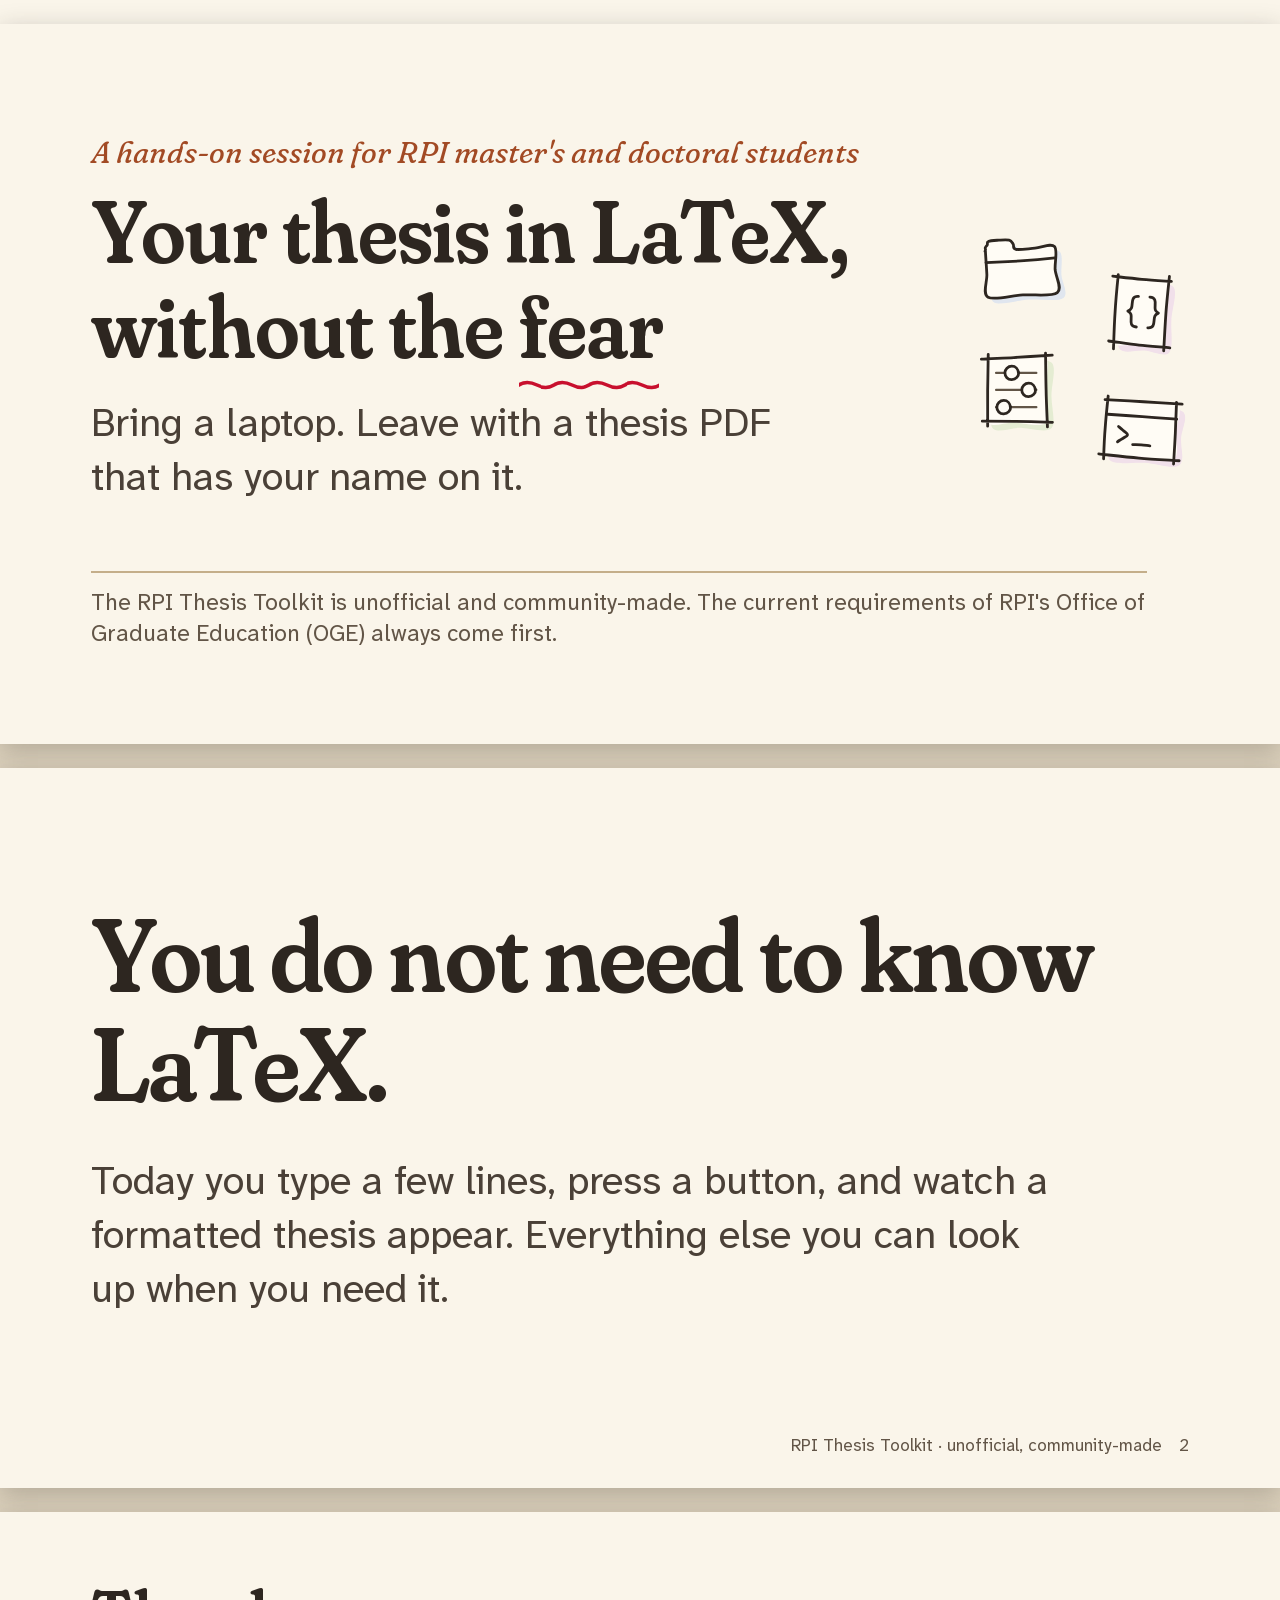
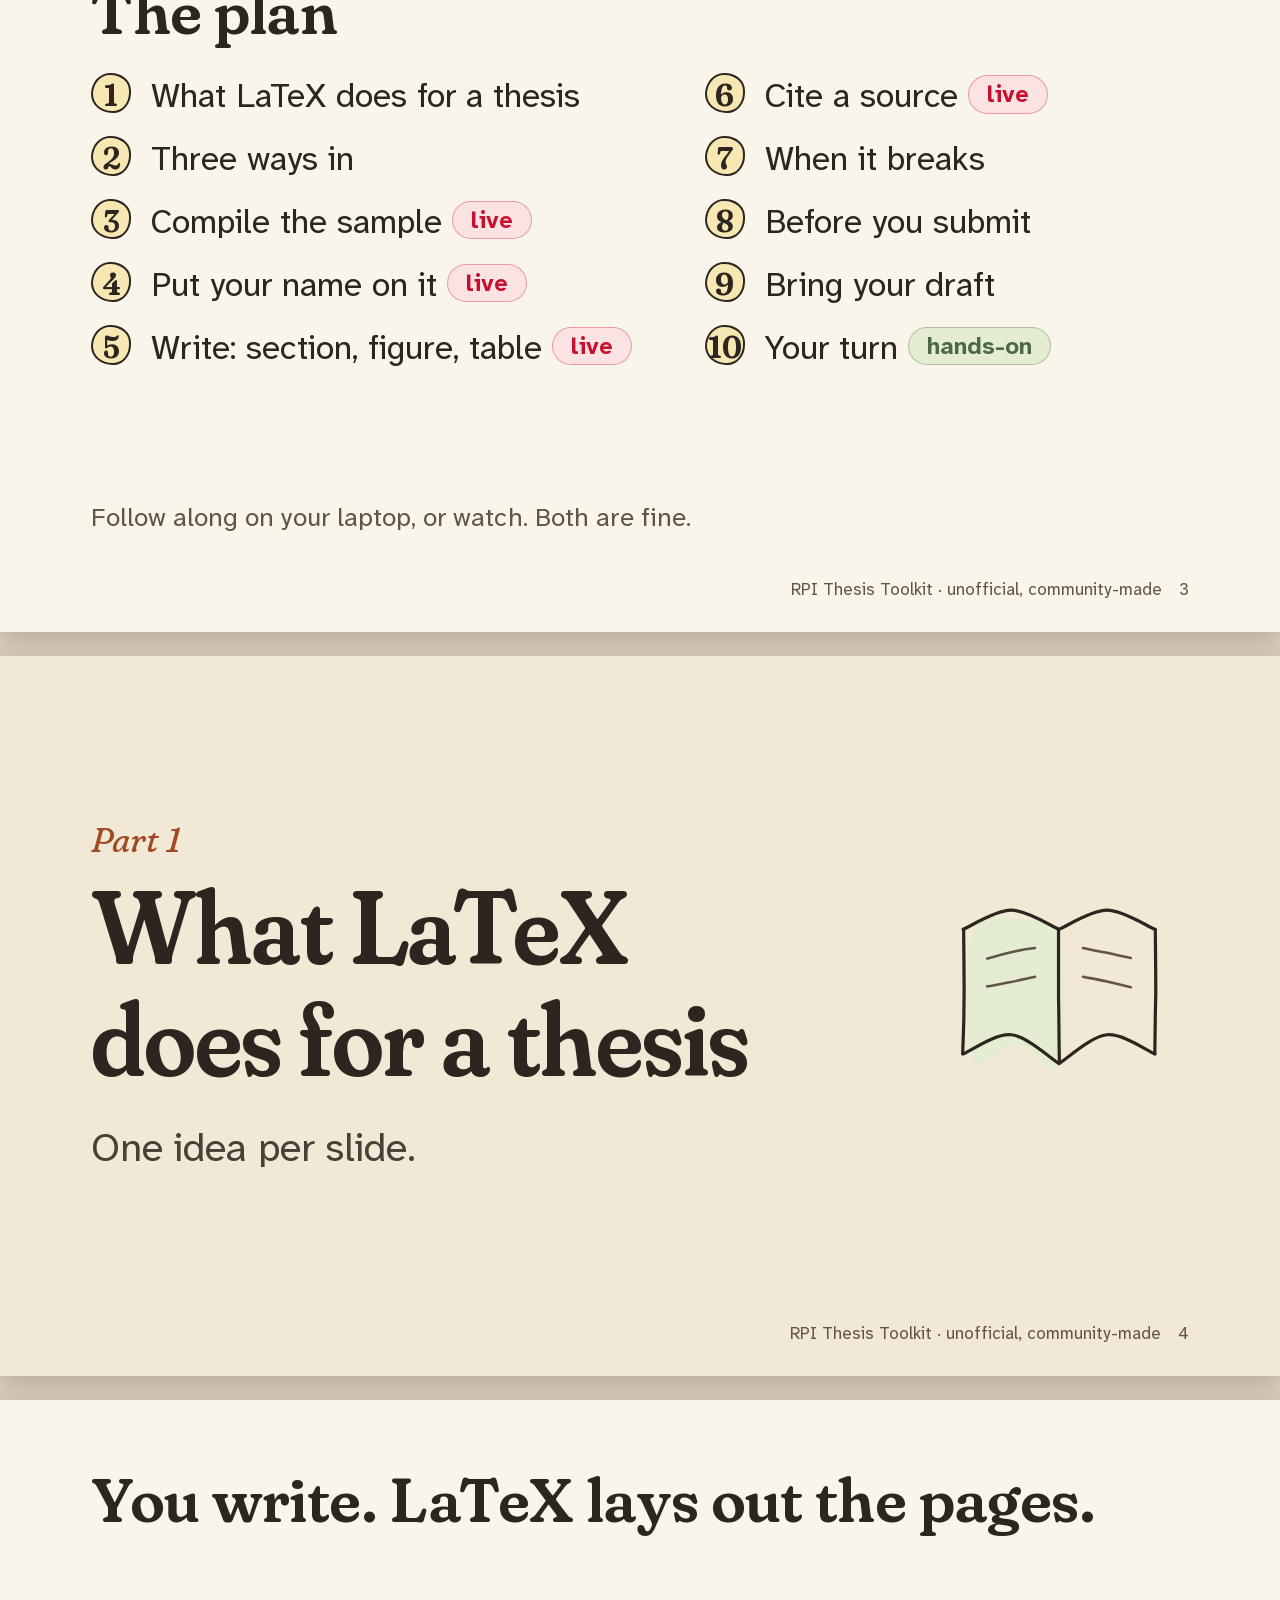
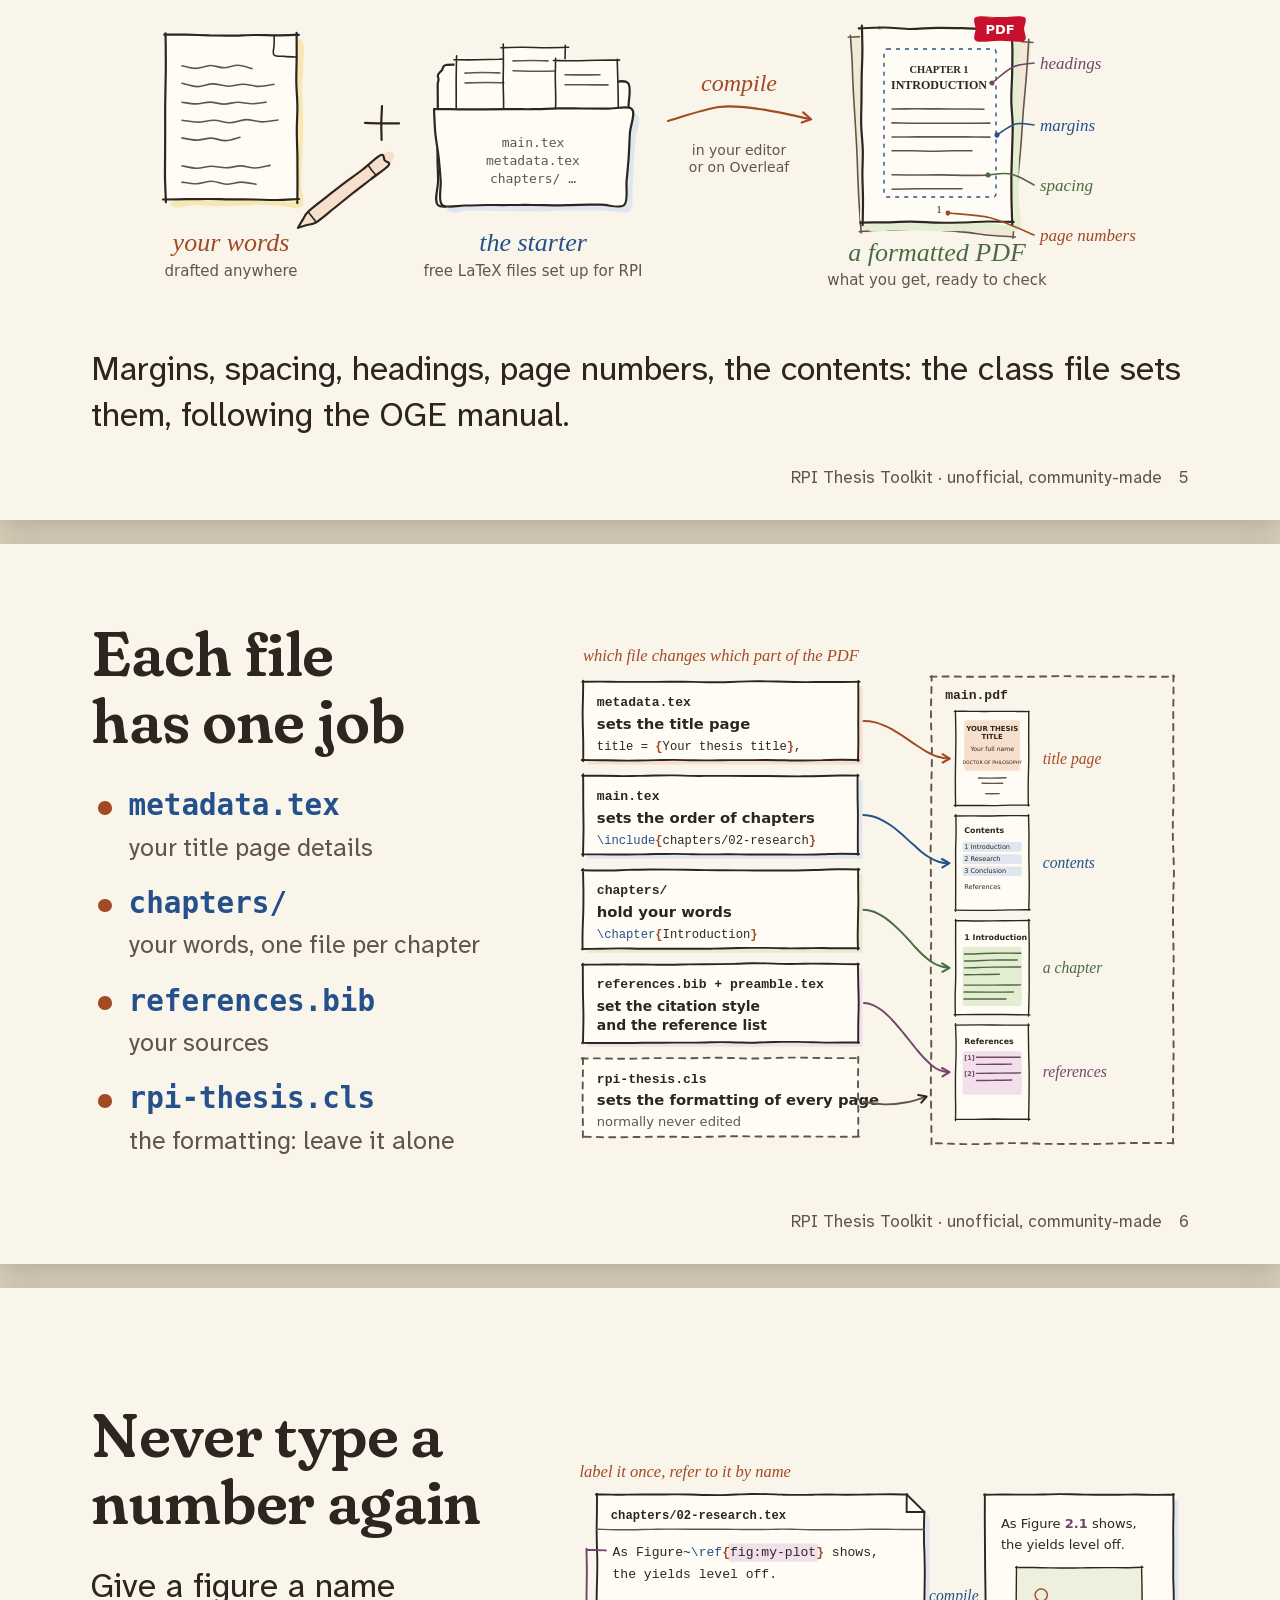
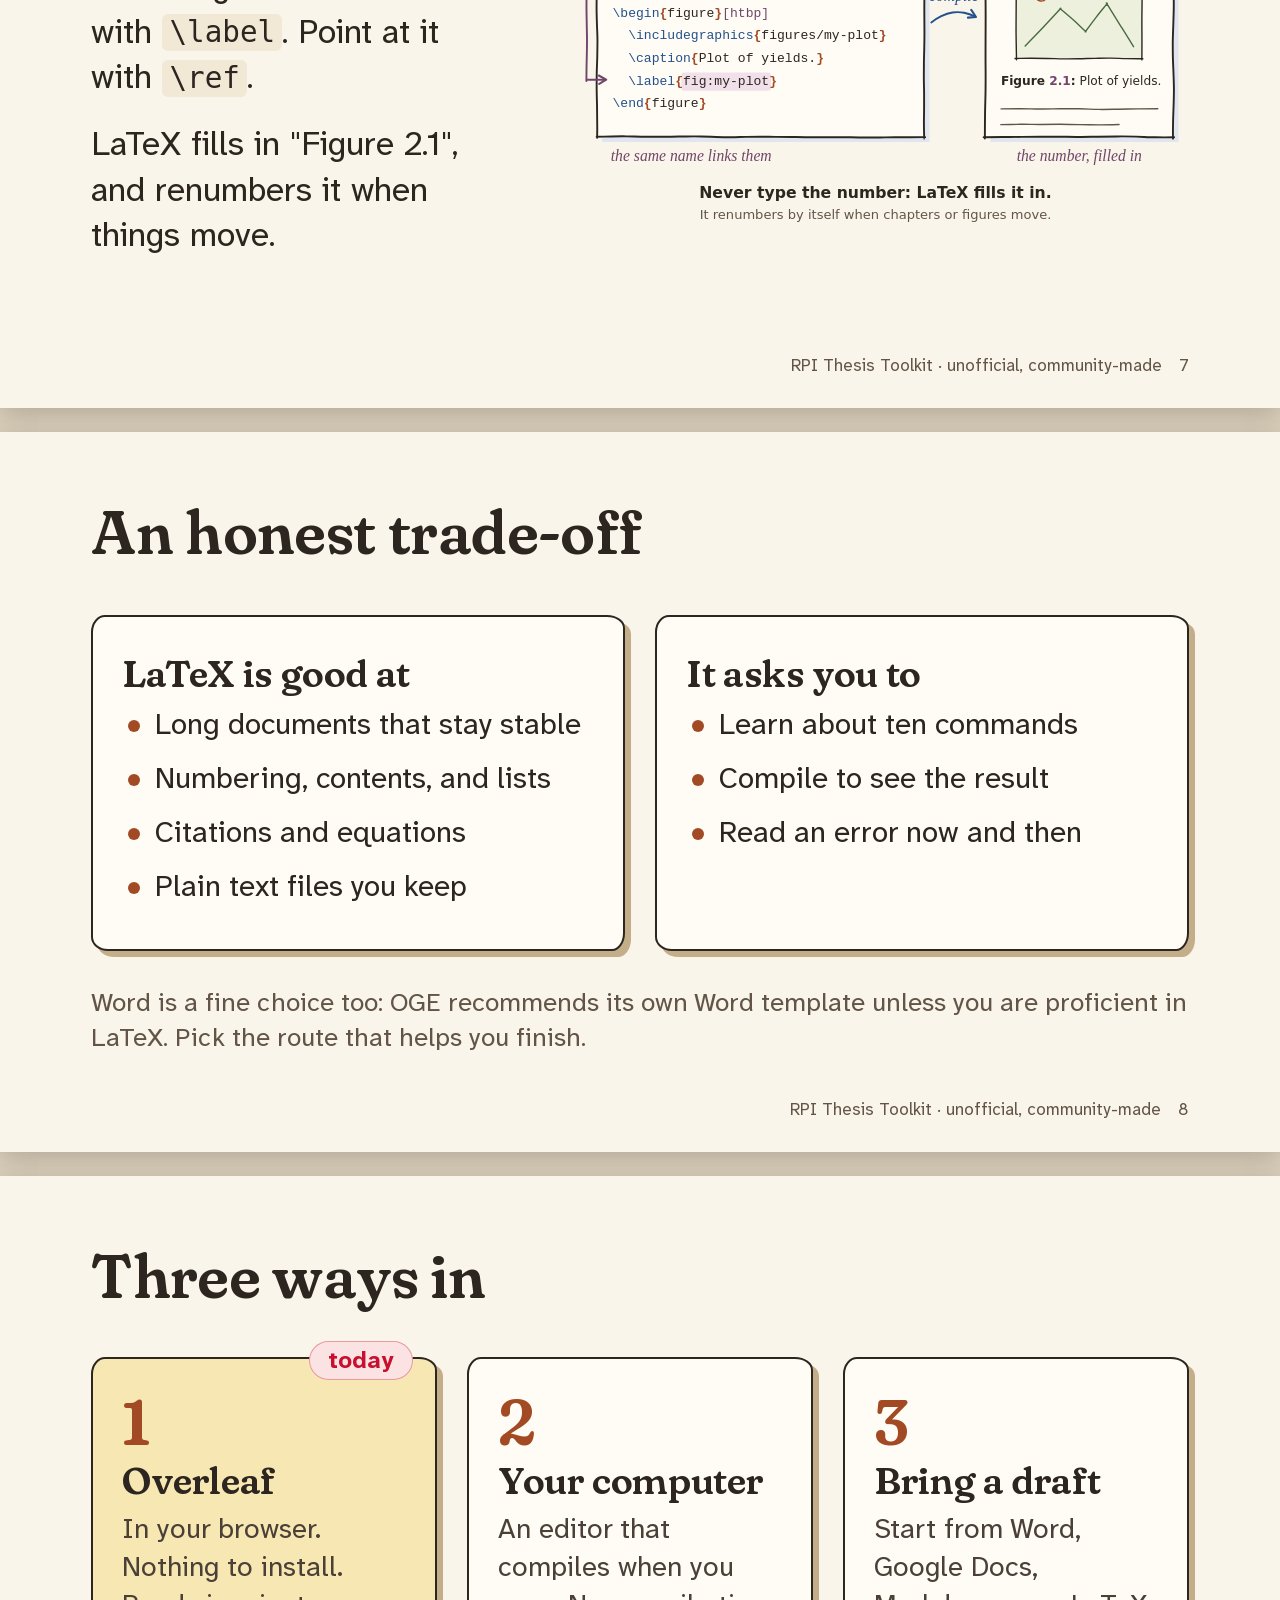
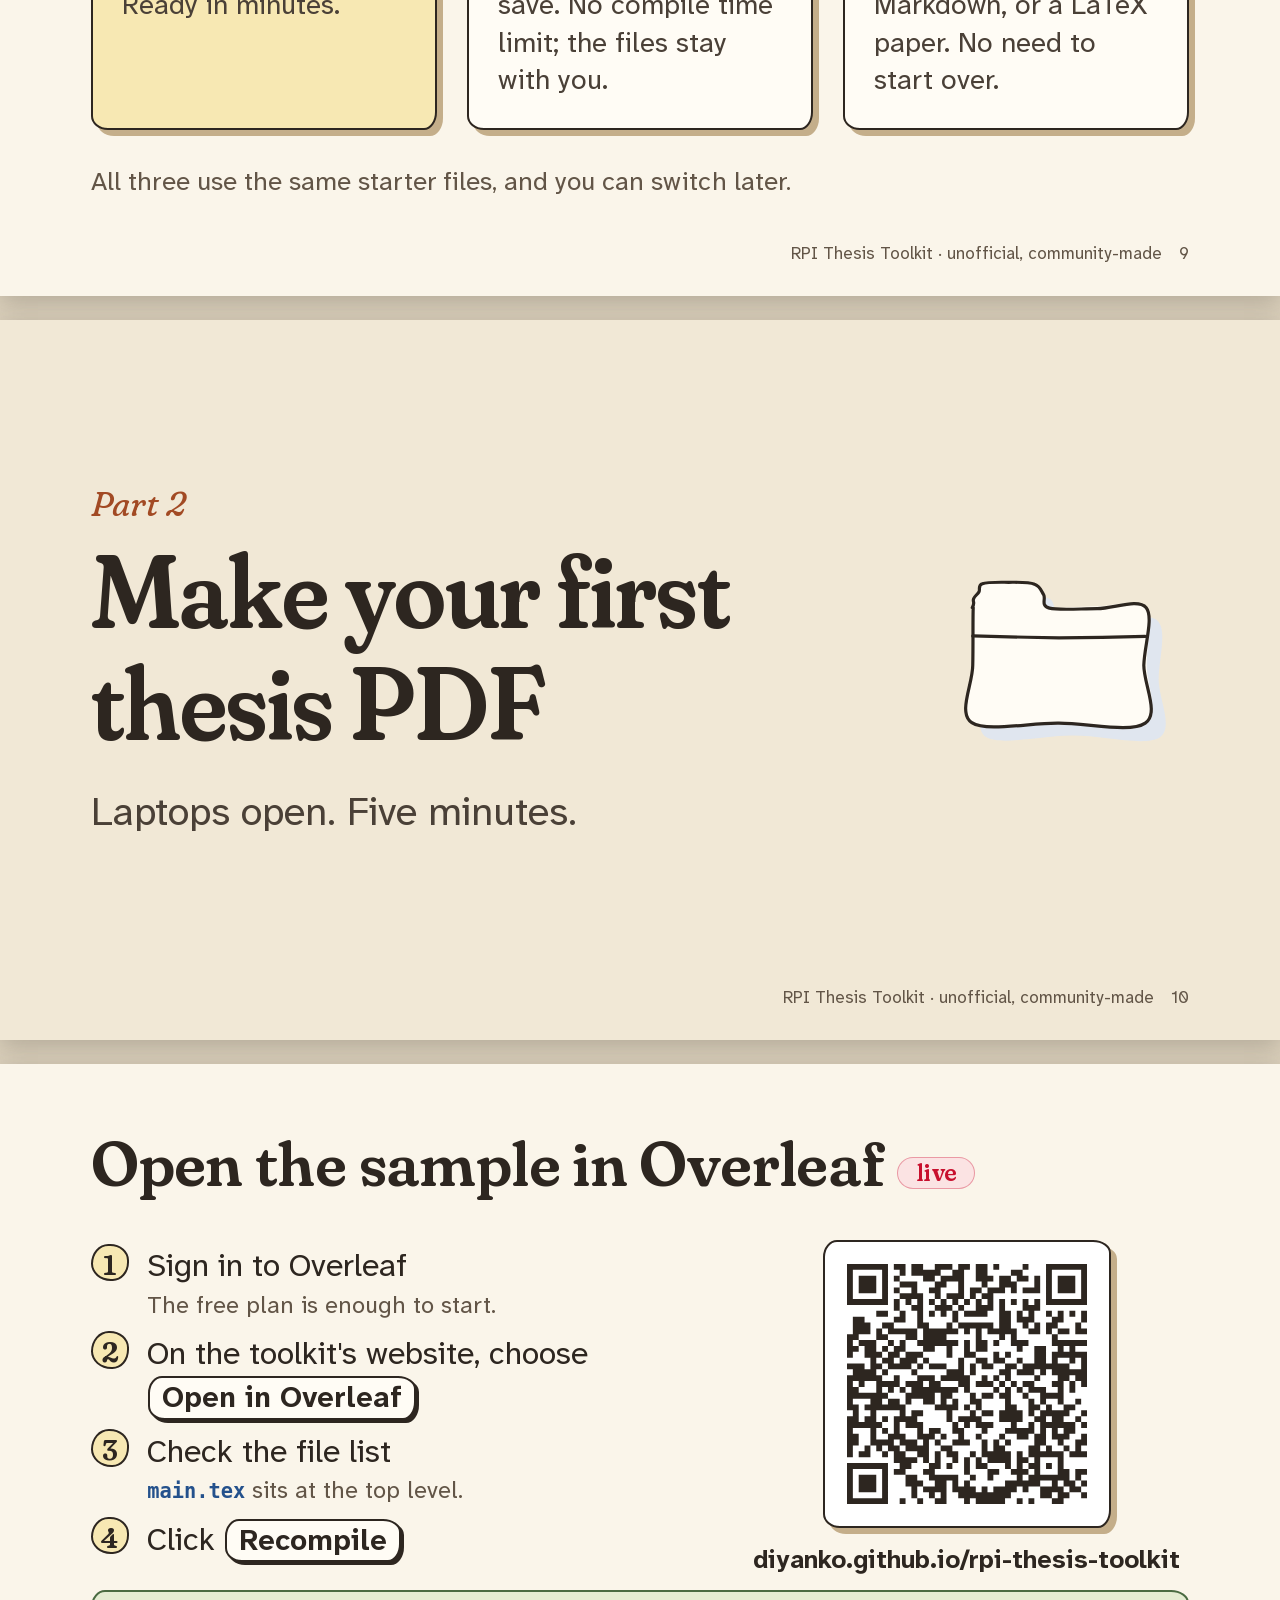
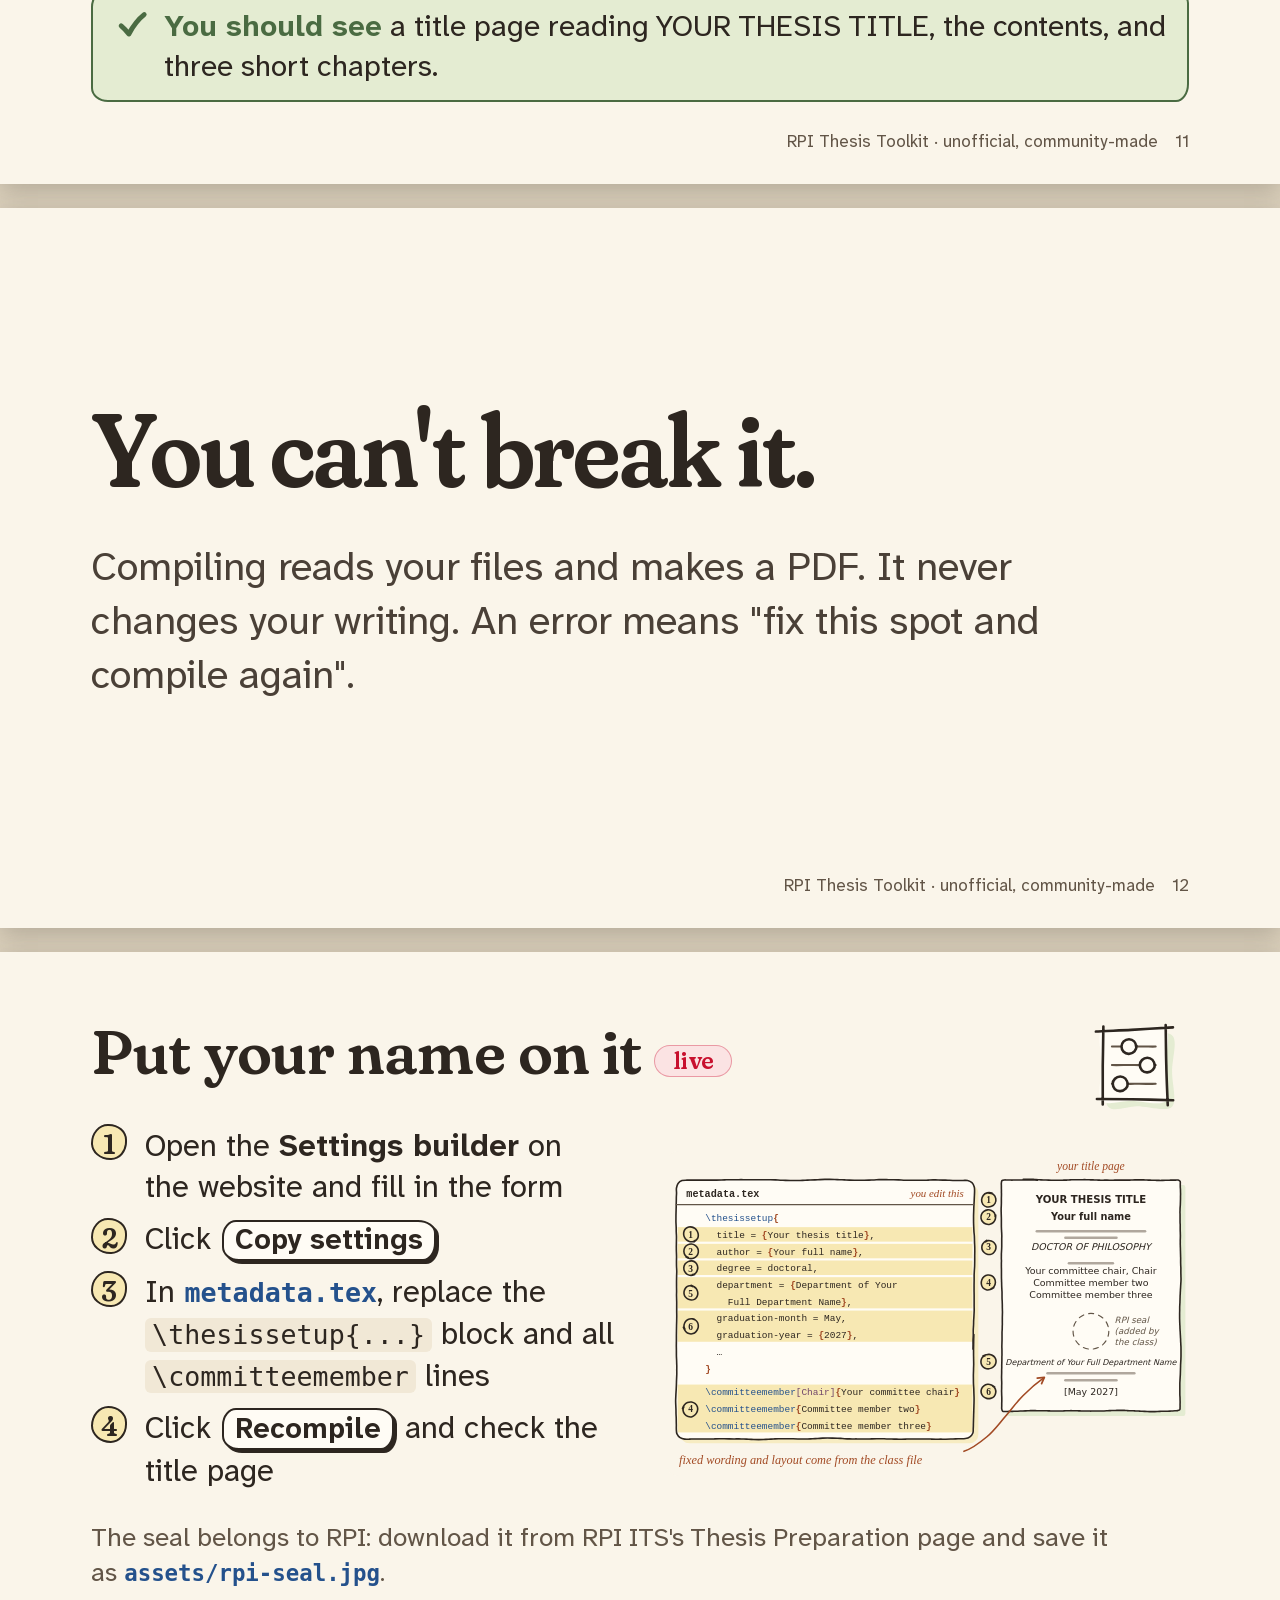
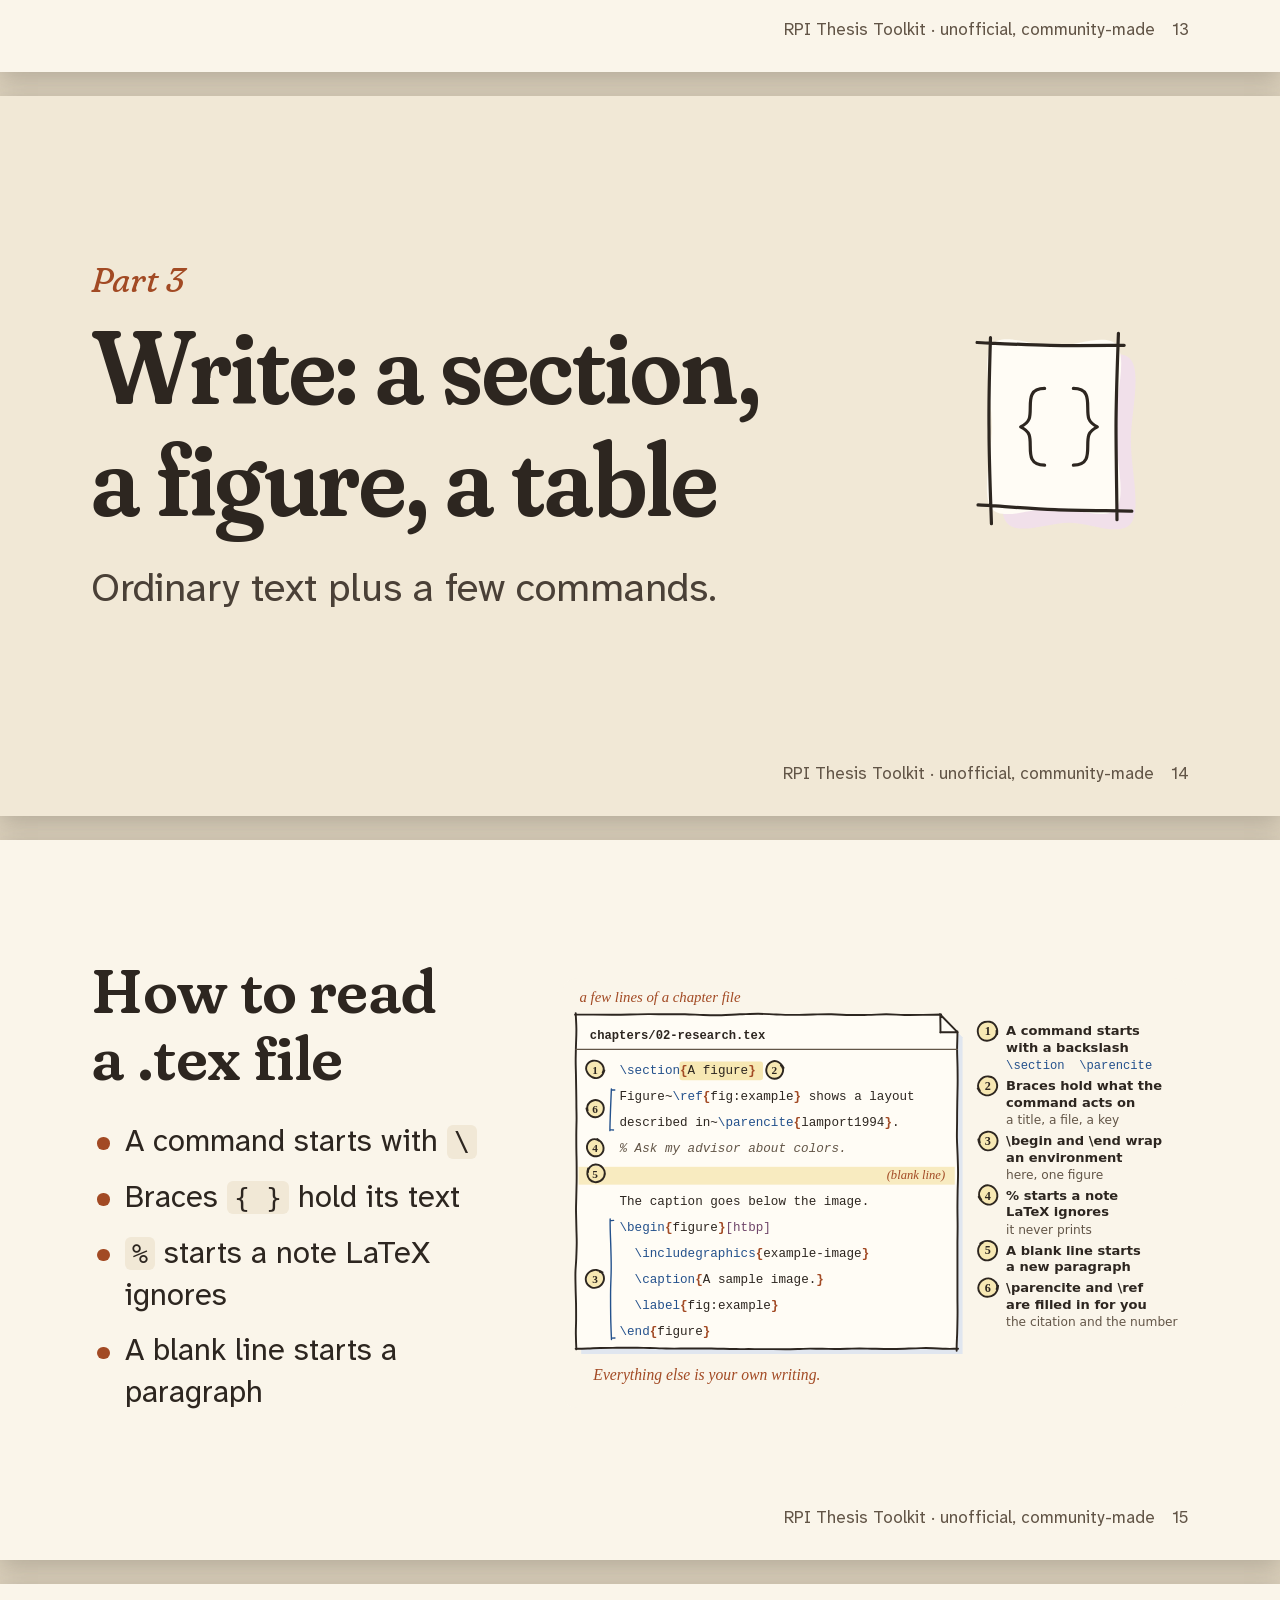
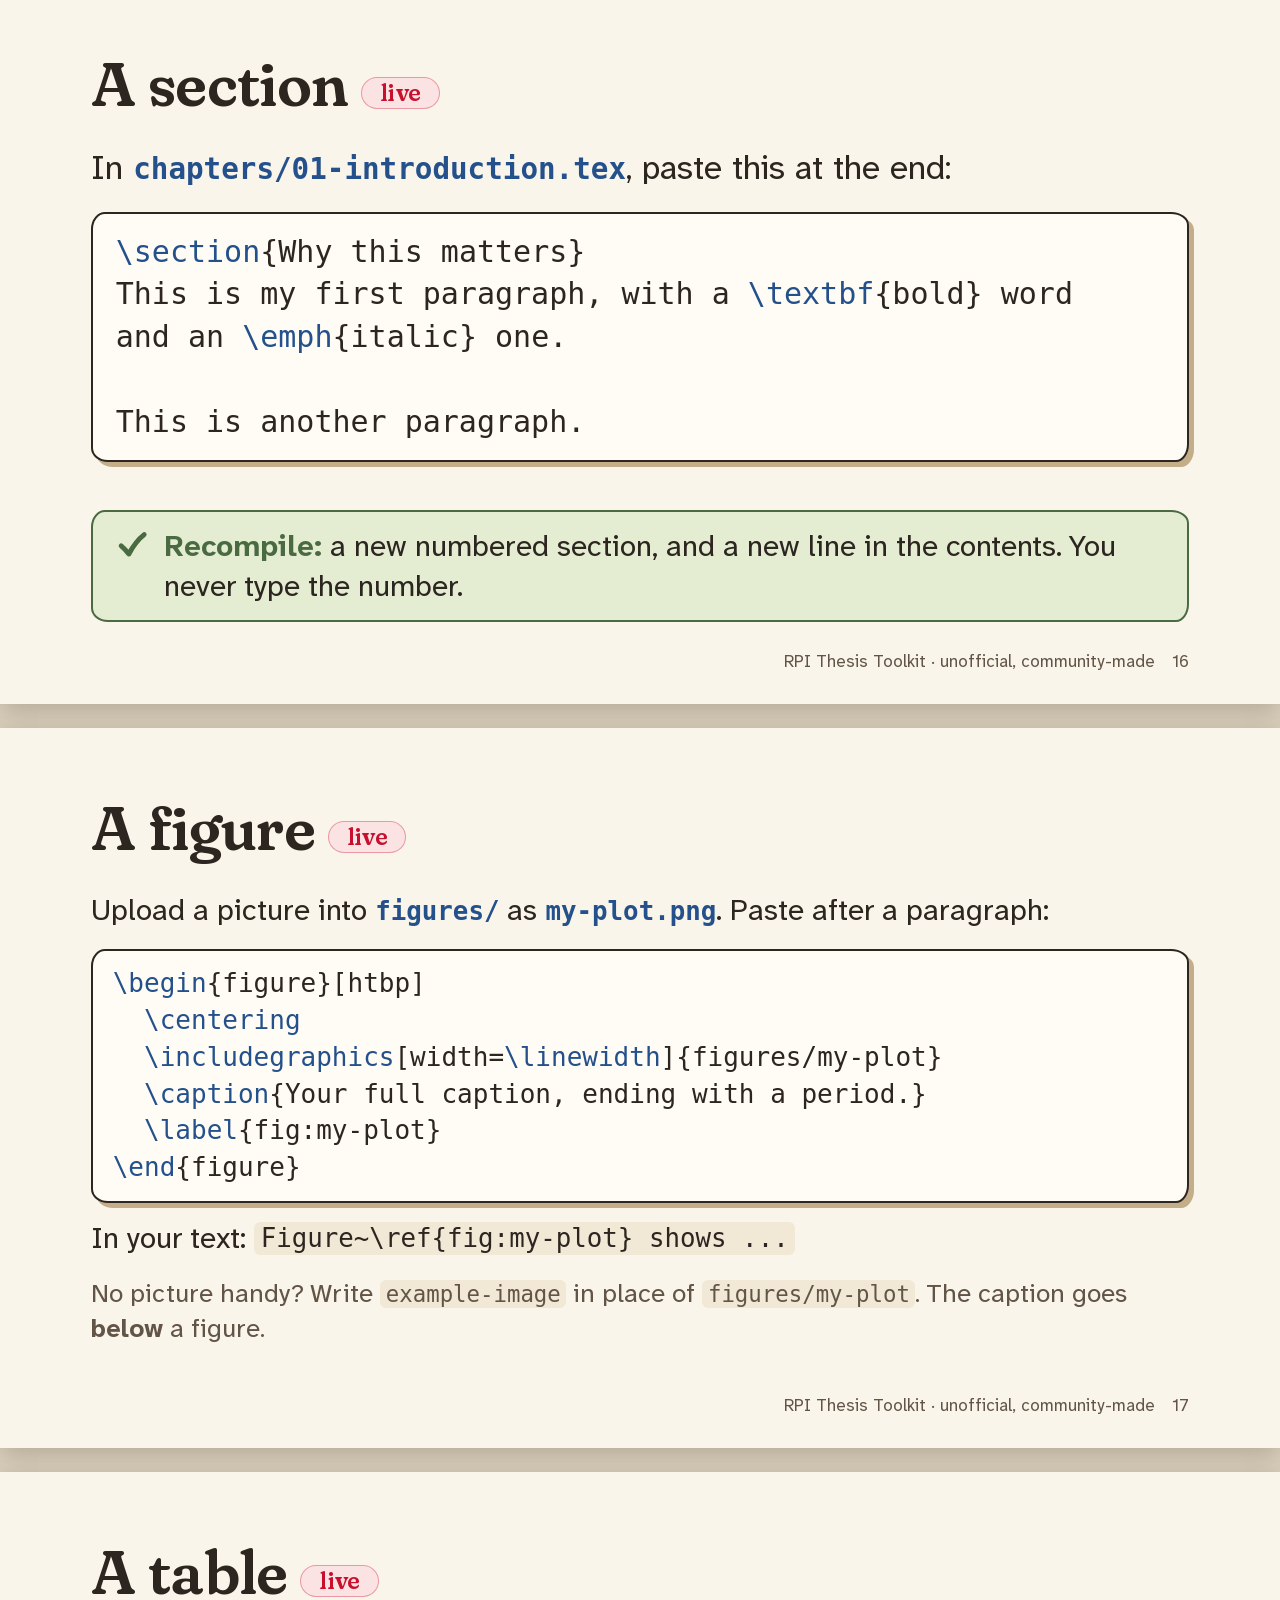
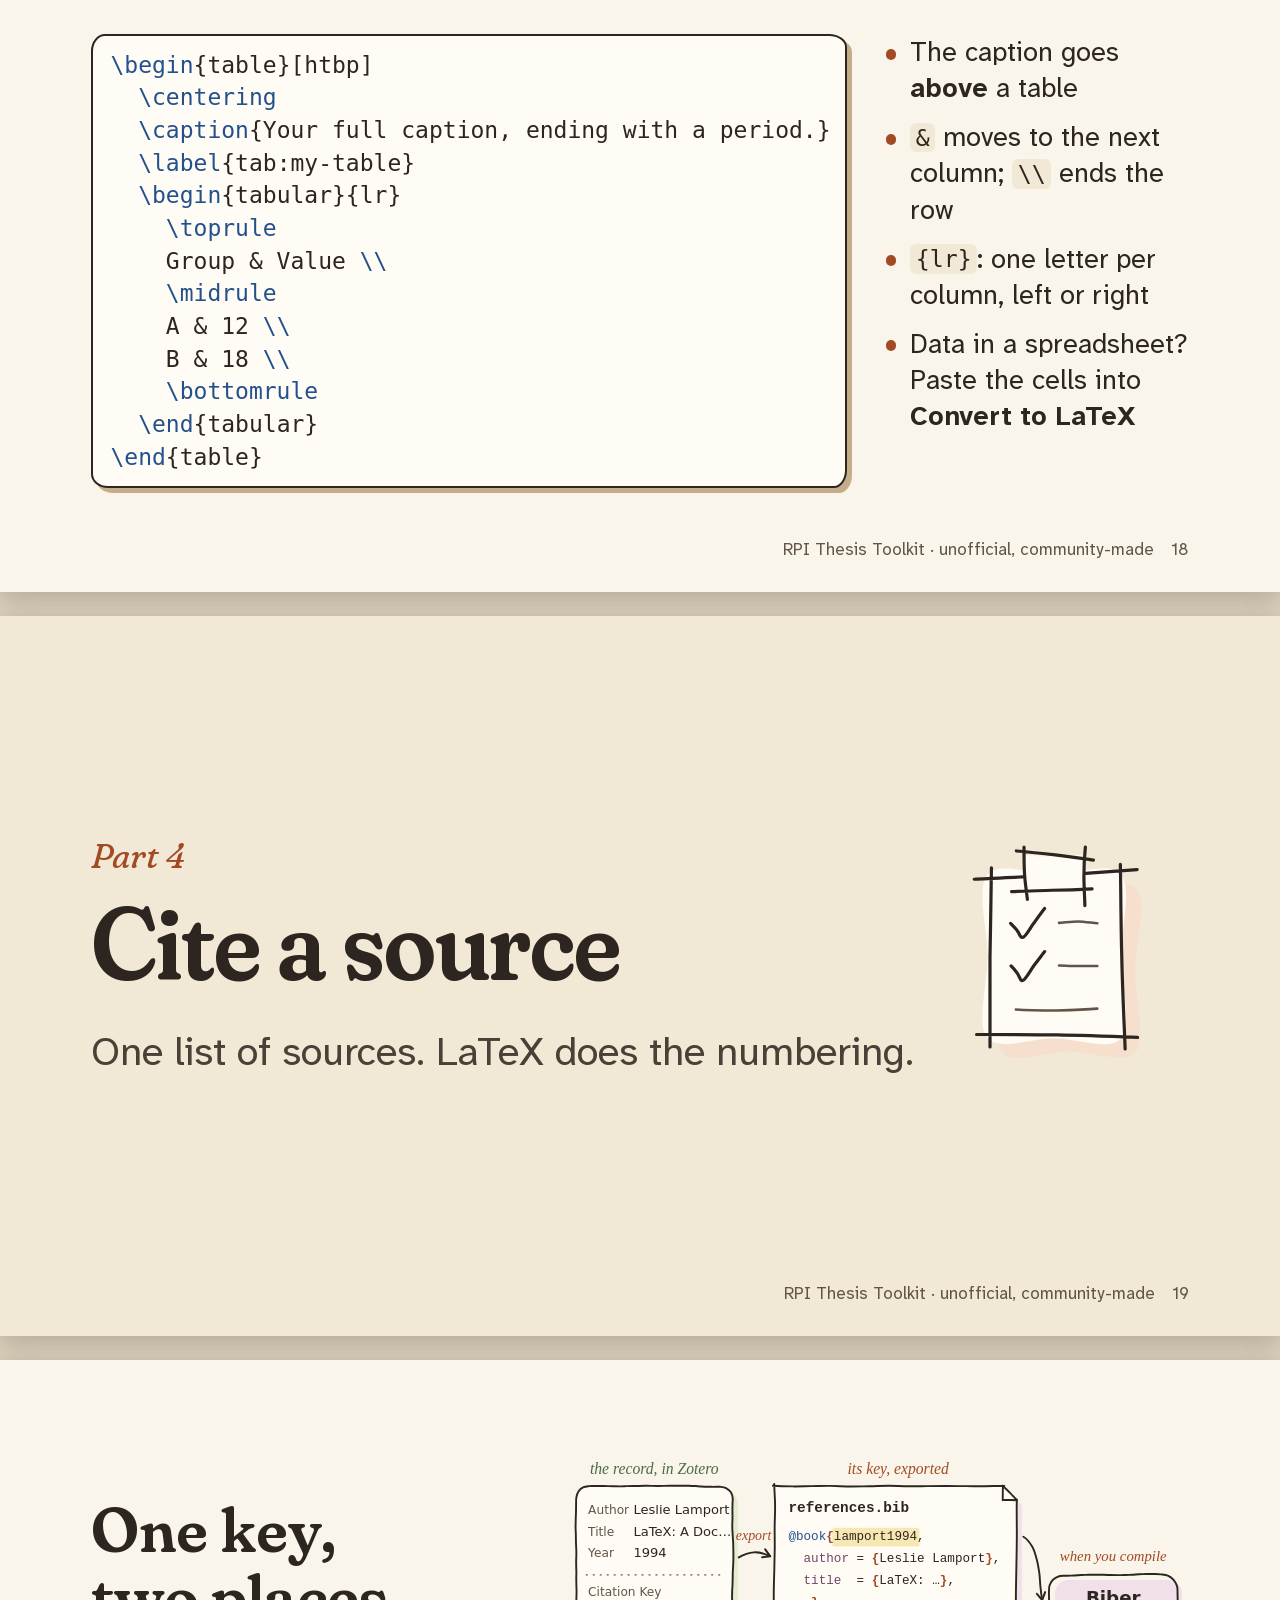
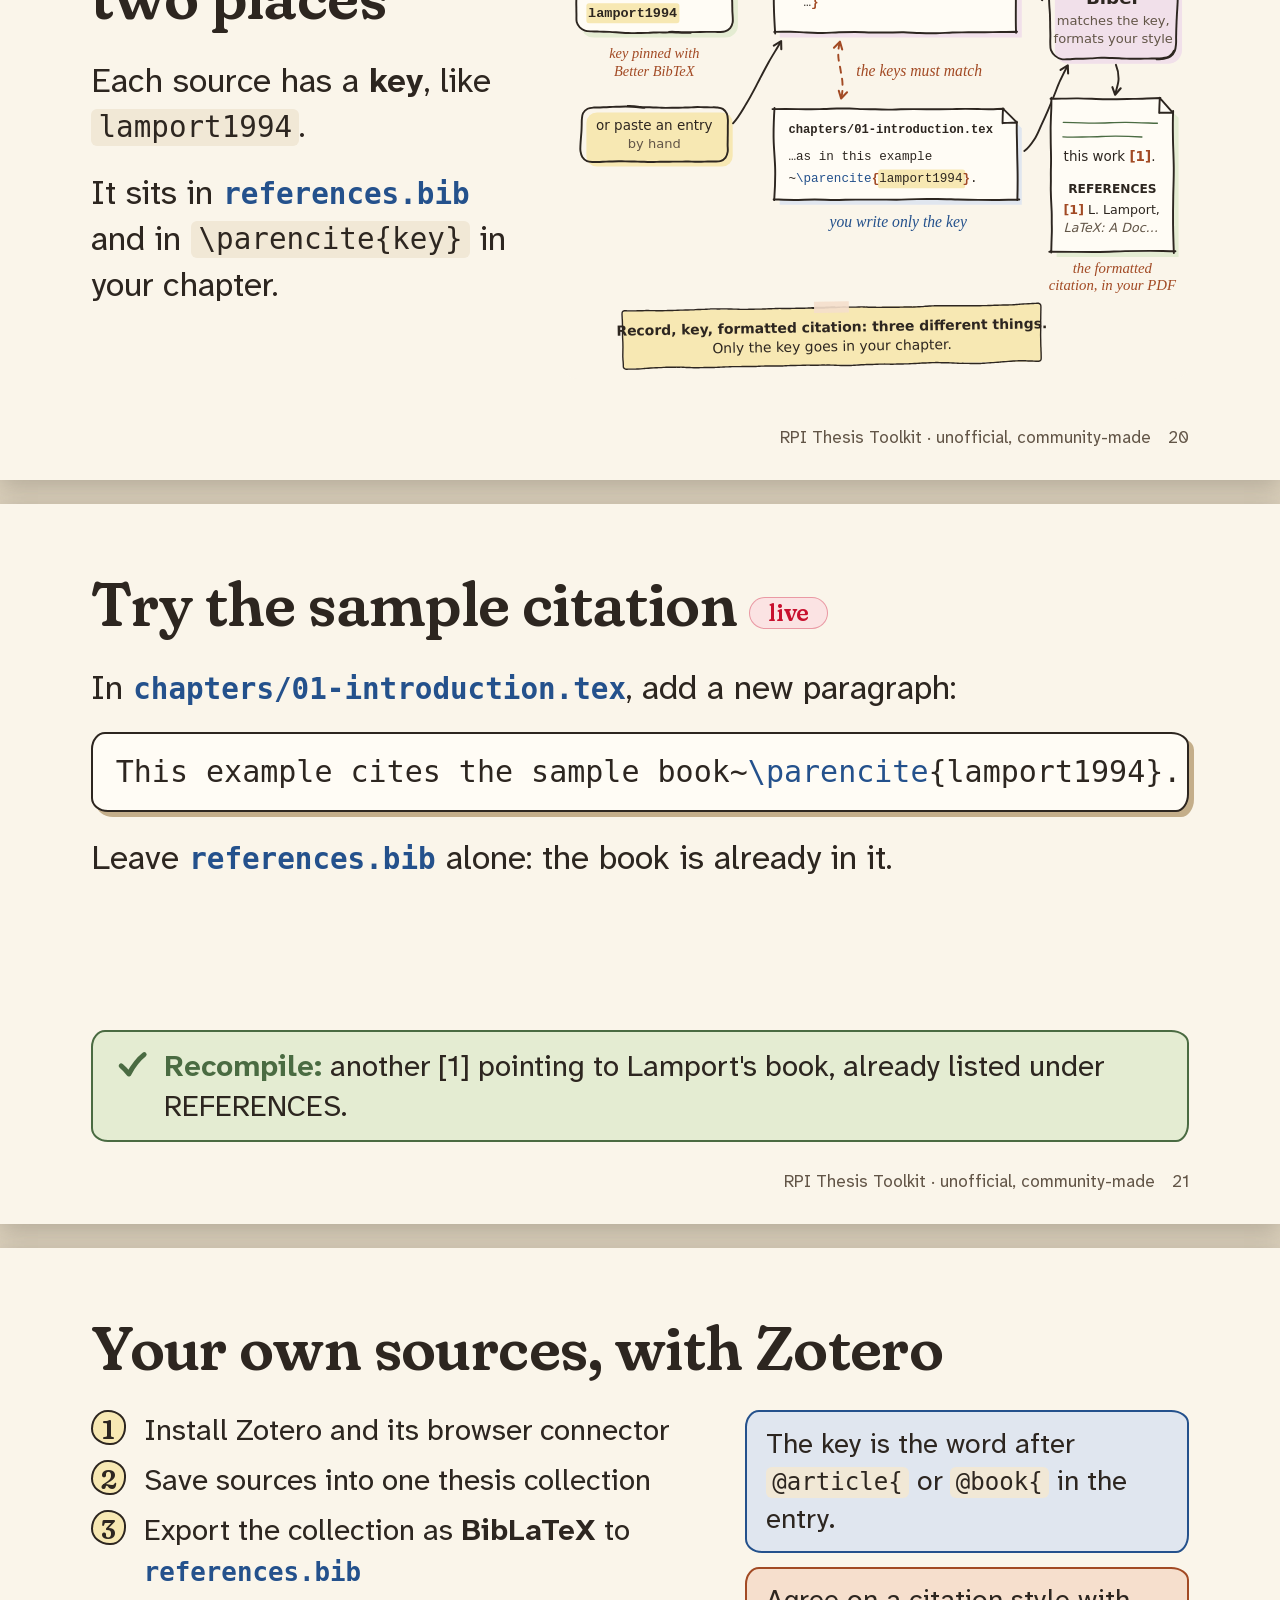
<file: outreach/workshop/slides.html>
<!doctype html>
<html lang="en">
<head>
<meta charset="utf-8">
<meta name="viewport" content="width=device-width, initial-scale=1">
<title>LaTeX Thesis Workshop</title>
<meta name="description" content="A hands-on workshop deck for the RPI Thesis Toolkit, an unofficial, community-made LaTeX starter and guide. Print to PDF: one slide per 16:9 page.">
<!--
  Workshop slides for the RPI Thesis Toolkit. Facilitator guide: README.md
  in this folder. Print to PDF (16:9, one slide per page); see README.md,
  "Make the PDF". No JavaScript.

  Keep it current: the deck names no versions, dates, deadlines, or staff.
  When the guide changes a button name, file name, or step, change it here
  too. Colors copy the light tokens in site/site.css, section 2; fonts and
  drawings are linked from site/ and docs/diagrams/ by relative path.
-->
<style>
@font-face { font-family: "Fraunces"; font-style: normal; font-weight: 600; src: url("../../site/fonts/fraunces-600-latin.woff2") format("woff2"); }
@font-face { font-family: "Fraunces"; font-style: italic; font-weight: 400; src: url("../../site/fonts/fraunces-400-italic-latin.woff2") format("woff2"); }
@font-face { font-family: "Atkinson Hyperlegible Next"; font-style: normal; font-weight: 400 700; src: url("../../site/fonts/atkinson-hyperlegible-next-latin.woff2") format("woff2"); }
@font-face { font-family: "Atkinson Hyperlegible Next"; font-style: italic; font-weight: 400; src: url("../../site/fonts/atkinson-hyperlegible-next-400-italic-latin.woff2") format("woff2"); }

/* Light tokens from site/site.css, section 2. The deck is printed, so it has one theme. */
:root {
  color-scheme: light;
  --paper: #faf5ea; --paper-2: #f1e8d6; --card: #fffcf5;
  --ink: #2d2620; --ink-soft: #4a4037; --muted: #625547;
  --line: #e3d6bf; --line-strong: #c4ae8a;
  --sage: #4a6b42; --sage-wash: #e4ecd2;
  --blue: #24518c; --blue-wash: #e0e6ef;
  --terra: #a24a24; --terra-wash: #f6dfcd;
  --plum: #70466a; --plum-wash: #f1e0ea;
  --butter-wash: #f7e8b3;
  --rpi-red: #c8102e; --on-red: #ffffff;
  --page-paper: #fffdf8;
  --font-display: "Fraunces", "Iowan Old Style", "Palatino Linotype", Palatino, Georgia, serif;
  --font-body: "Atkinson Hyperlegible Next", "Atkinson Hyperlegible", system-ui, "Segoe UI", Roboto, Arial, sans-serif;
  --font-mono: ui-monospace, "SF Mono", Menlo, Consolas, "DejaVu Sans Mono", "Liberation Mono", monospace;
  --sketch: 14px 18px 13px 17px / 17px 13px 18px 14px;
}

@page { size: 13.333in 7.5in; margin: 0; }
*, *::before, *::after { box-sizing: border-box; }
html, body { margin: 0; background: var(--paper); }
body { color: var(--ink); font-family: var(--font-body); font-size: 34px; line-height: 1.35; counter-reset: slide; -webkit-print-color-adjust: exact; print-color-adjust: exact; }

/* One slide = one 16:9 page. A 64px grid: 0.95in sides, 0.7in top. */
.slide {
  position: relative;
  width: 13.333in; height: 7.5in;
  padding: 0.7in 0.95in 0.85in;
  overflow: hidden;
  display: flex; flex-direction: column;
  background: var(--paper);
  break-after: page; page-break-after: always;
  counter-increment: slide;
}
.slide:last-child { break-after: auto; page-break-after: auto; }
.slide::after {   /* footer: project name and slide number */
  content: "RPI Thesis Toolkit \00B7  unofficial, community-made" "\2003" counter(slide);
  position: absolute; left: 0.95in; right: 0.95in; bottom: 0.32in;
  font-size: 17px; color: var(--muted); text-align: right;
}
.slide.no-foot::after { content: none; }
@media screen { body { background: #ddd2bd; } .slide { margin: 24px auto; box-shadow: 0 6px 24px rgba(43, 39, 35, 0.25); } }

h1, h2, h3 { font-family: var(--font-display); font-weight: 600; letter-spacing: -0.01em; line-height: 1.08; margin: 0; text-wrap: balance; font-variation-settings: "SOFT" 100; }
h1 { font-size: 92px; }
h2 { font-size: 62px; margin-bottom: 0.45em; }
h3 { font-size: 40px; margin-bottom: 0.3em; }
p { margin: 0 0 0.6em; text-wrap: pretty; }
.eyebrow { font-family: var(--font-display); font-style: italic; font-size: 30px; color: var(--terra); margin: 0 0 0.35em; }
.lead { font-size: 40px; color: var(--ink-soft); max-width: 24em; }
.small { font-size: 26px; color: var(--muted); }
.muted { color: var(--muted); }
strong { font-weight: 700; }
code, pre { font-family: var(--font-mono); font-variant-ligatures: none; }
code { font-size: 0.86em; background: var(--paper-2); padding: 0.05em 0.25em; border-radius: 6px; }
.squiggle { position: relative; white-space: nowrap; }
.squiggle::after {   /* the hero's hand-drawn underline, from site/site.css */
  content: ""; position: absolute; left: 0; right: 0.05em; bottom: -0.12em; height: 0.14em; background: var(--rpi-red);
  -webkit-mask: url("data:image/svg+xml,%3Csvg xmlns='http://www.w3.org/2000/svg' viewBox='0 0 20 7'%3E%3Cpath d='M-1 4.2 C 2 1.6, 6 1.4, 10 3.5 S 17 5.6, 21 2.9' fill='none' stroke='black' stroke-width='2' stroke-linecap='round'/%3E%3C/svg%3E") repeat-x left center / 0.4em 100%;
          mask: url("data:image/svg+xml,%3Csvg xmlns='http://www.w3.org/2000/svg' viewBox='0 0 20 7'%3E%3Cpath d='M-1 4.2 C 2 1.6, 6 1.4, 10 3.5 S 17 5.6, 21 2.9' fill='none' stroke='black' stroke-width='2' stroke-linecap='round'/%3E%3C/svg%3E") repeat-x left center / 0.4em 100%;
}

/* Doodles, as in site/site.css ("Inline doodles"). */
.doodle { color: var(--ink); overflow: visible; }
.dd, .dd * { fill: none; stroke: currentColor; stroke-width: var(--dd-line, 2.6); stroke-linecap: round; stroke-linejoin: round; vector-effect: non-scaling-stroke; }
.dd .ln { stroke: var(--muted); stroke-width: calc(var(--dd-line, 2.6) * 0.8); }
.dd .k { fill: var(--card); stroke: none; }
.dd :is(.w-sage, .w-blue, .w-butter, .w-terra, .w-plum) { stroke: none; }
.dd .w-sage { fill: var(--sage-wash); } .dd .w-blue { fill: var(--blue-wash); } .dd .w-butter { fill: var(--butter-wash); }
.dd .w-terra { fill: var(--terra-wash); } .dd .w-plum { fill: var(--plum-wash); }
.icon { width: 100px; height: 100px; flex: none; margin-top: -6px; }

/* Layout */
.body { flex: 1; min-height: 0; display: flex; flex-direction: column; }
.center { justify-content: center; }
.split { flex: 1; min-height: 0; display: grid; grid-template-columns: 1fr 1fr; gap: 0 0.55in; align-items: center; }
.split.wide-left { grid-template-columns: 1.15fr 0.85fr; }
.split.wide-right { grid-template-columns: 0.8fr 1.2fr; }
.split > * { min-width: 0; }
.fig { display: flex; justify-content: center; align-items: center; min-height: 0; height: 100%; }
.fig img { max-width: 100%; max-height: 100%; display: block; }
.fig.full { flex: 1; }
.bottom { margin-top: auto; }

/* Lists */
ul.plain, ol.steps { list-style: none; margin: 0; padding: 0; }
ul.plain li { position: relative; padding-left: 1.1em; margin-bottom: 0.45em; }
ul.plain li::before { content: ""; position: absolute; left: 0.2em; top: 0.55em; width: 0.4em; height: 0.4em; border-radius: 50%; background: var(--terra); }
ol.steps { counter-reset: step; }
ol.steps li { counter-increment: step; position: relative; padding-left: 1.75em; margin-bottom: 0.5em; min-height: 1.3em; }
ol.steps li::before {
  content: counter(step); position: absolute; left: 0; top: -0.02em;
  width: 1.3em; height: 1.3em; display: grid; place-items: center;
  font-family: var(--font-display); font-weight: 600; font-size: 0.9em;
  background: var(--butter-wash); border: 2.5px solid var(--ink); border-radius: 48% 52% 45% 55% / 55% 45% 52% 48%;
}
ol.steps.tight li { margin-bottom: 0.32em; }
.steps .sub, .plain .sub { display: block; font-size: 0.74em; color: var(--muted); margin-top: 0.1em; }

/* A label on a button or menu, as the student sees it on screen */
.ui {
  display: inline-block; padding: 0.02em 0.4em 0.06em; margin: 0 0.04em;
  font-weight: 700; font-size: 0.92em; line-height: 1.25; white-space: nowrap;
  background: var(--card); border: 2.5px solid var(--ink); border-radius: var(--sketch);
  box-shadow: 3px 3px 0 var(--ink);
}
.file { font-family: var(--font-mono); font-size: 0.86em; font-weight: 600; color: var(--blue); white-space: nowrap; }

/* Code, highlighted like the guide: commands blue, comments muted */
pre.code {
  margin: 0; padding: 0.55em 0.75em; font-size: 26px; line-height: 1.42;
  background: var(--card); border: 2.5px solid var(--ink); border-radius: var(--sketch);
  box-shadow: 5px 5px 0 var(--line-strong); white-space: pre; overflow: hidden;
}
pre.code.big { font-size: 30px; }
pre.code.err { background: var(--page-paper); font-size: 25px; }
.c { color: var(--blue); }
.x { color: var(--muted); font-style: italic; }
.hl { background: var(--butter-wash); border-radius: 4px; box-shadow: 0 0 0 3px var(--butter-wash); }
.hl-red { color: var(--rpi-red); font-weight: 700; }

/* Boxes */
.box { padding: 0.5em 0.7em; border-radius: var(--sketch); border: 2.5px solid var(--ink); background: var(--card); }
.see { display: flex; gap: 0.45em; align-items: flex-start; padding: 0.45em 0.7em; border-radius: var(--sketch); background: var(--sage-wash); border: 2.5px solid var(--sage); font-size: 30px; }
.see svg { width: 1.2em; height: 1.2em; flex: none; margin-top: 0.05em; }
.see strong { color: var(--sage); }
.warn { padding: 0.45em 0.7em; border-radius: var(--sketch); background: var(--terra-wash); border: 2.5px solid var(--terra); font-size: 30px; }
.tip { padding: 0.45em 0.7em; border-radius: var(--sketch); background: var(--blue-wash); border: 2.5px solid var(--blue); font-size: 28px; }

/* Title row with an icon or timer at the right */
.head { display: flex; align-items: flex-start; justify-content: space-between; gap: 0.5in; }
.head h2 { flex: 1; }
.timer { display: flex; align-items: center; gap: 12px; flex: none; padding: 8px 22px 8px 12px; background: var(--butter-wash); border: 2.5px solid var(--ink); border-radius: var(--sketch); box-shadow: 4px 4px 0 var(--ink); font-weight: 700; font-size: 32px; }
.timer svg { width: 58px; height: 58px; }
.tag { display: inline-block; padding: 2px 18px; font-size: 24px; font-weight: 700; border-radius: 999px; color: var(--plum); background: var(--plum-wash); border: 1.5px solid color-mix(in srgb, var(--plum) 35%, transparent); vertical-align: 0.2em; }
.tag.live { color: var(--rpi-red); background: #fbe3e3; border-color: color-mix(in srgb, var(--rpi-red) 35%, transparent); }
.tag.try { color: var(--sage); background: var(--sage-wash); border-color: color-mix(in srgb, var(--sage) 35%, transparent); }

/* Section dividers */
.divider { background: var(--paper-2); justify-content: center; }
.divider .num { font-family: var(--font-display); font-style: italic; font-size: 34px; color: var(--terra); margin-bottom: 0.2em; }
.divider h2 { font-size: 104px; margin: 0 0 0.25em; max-width: 8.2in; }
.divider .lead { font-size: 40px; }
.divider .icon { position: absolute; right: 1.1in; top: 50%; width: 230px; height: 230px; transform: translateY(-58%); --dd-line: 3.2; }

/* Cards in a row */
.cards { display: grid; gap: 0.32in; flex: 1; min-height: 0; align-content: center; }
.cards.three { grid-template-columns: repeat(3, 1fr); }
.cards.two { grid-template-columns: repeat(2, 1fr); }
.cards.four { grid-template-columns: repeat(2, 1fr); gap: 0.25in 0.32in; }
.card { position: relative; padding: 0.32in 0.3in 0.3in; background: var(--card); border: 2.5px solid var(--ink); border-radius: var(--sketch); box-shadow: 6px 6px 0 var(--line-strong); }
.card h3 { font-size: 38px; margin: 0.15em 0 0.25em; }
.card p { font-size: 28px; color: var(--ink-soft); margin: 0; }
.card .big-num { font-family: var(--font-display); font-weight: 600; font-size: 64px; line-height: 1; color: var(--terra); }
.card.today { background: var(--butter-wash); }
.card .tag { position: absolute; top: -18px; right: 22px; }
.card .icon { width: 64px; height: 64px; }
.card-row { display: flex; gap: 18px; align-items: center; }
.card-row h3 { margin: 0; }

/* QR codes */
.qr { display: flex; flex-direction: column; align-items: center; gap: 14px; }
.qr .code-img { padding: 22px; background: #ffffff; border: 2.5px solid var(--ink); border-radius: var(--sketch); box-shadow: 6px 6px 0 var(--line-strong); }
.qr img { display: block; width: 240px; height: 240px; }
.qrs { display: flex; justify-content: center; gap: 1.3in; flex: 1; align-items: center; }
.qr .url { font-weight: 700; font-size: 26px; white-space: nowrap; }
.qr .what { font-size: 26px; color: var(--muted); margin-top: -8px; }

.title-grid { flex: 1; display: grid; grid-template-columns: 1fr auto; gap: 0.5in; align-items: center; }
.title-grid { gap: 0.3in; }
.title-art { display: grid; grid-template-columns: repeat(2, 92px); gap: 34px 30px; --dd-line: 2.8; }
.title-art .icon { width: 92px; height: 92px; }
.title-art .icon:nth-child(2), .title-art .icon:nth-child(4) { transform: translateY(46px) rotate(4deg); }
.title-art .icon:nth-child(1) { transform: rotate(-4deg); }
.disclaimer { font-size: 23px; color: var(--muted); max-width: 11in; border-top: 2px solid var(--line-strong); padding-top: 0.6em; }
.agenda { display: grid; grid-template-columns: 1.15fr 1fr; grid-template-rows: repeat(5, auto); grid-auto-flow: column; column-gap: 0.6in; font-size: 34px; margin-top: 0.2em; }
.agenda li { margin-bottom: 0.62em; }
.agenda li { break-inside: avoid; }
.big-statement { font-family: var(--font-display); font-weight: 600; font-size: 104px; line-height: 1.04; letter-spacing: -0.015em; margin: 0 0 0.35em; max-width: 10.5in; }
.error-notes { display: grid; grid-template-columns: auto 1fr; gap: 0.2em 0.5em; font-size: 30px; margin-top: 0.55em; align-items: baseline; }
.error-notes b { display: inline-grid; place-items: center; width: 1.3em; height: 1.3em; font-family: var(--font-display); font-size: 0.9em; background: var(--butter-wash); border: 2.5px solid var(--ink); border-radius: 50%; }
</style>
</head>
<body>

<!-- ============ 1. Welcome ============ -->

<section class="slide no-foot" aria-label="Title">
  <div class="title-grid">
  <div>
    <p class="eyebrow">A hands-on session for RPI master's and doctoral students</p>
    <h1 style="font-size:88px">Your thesis in LaTeX,<br>without the <span class="squiggle">fear</span></h1>
    <p class="lead" style="margin-top:0.55em;max-width:18em">Bring a laptop. Leave with a thesis PDF that has your name on it.</p>
  </div>
  <div class="title-art" aria-hidden="true"><svg class="doodle icon" viewBox="0 0 48 48" aria-hidden="true" focusable="false"><g class="dd"><path class="w-blue" d="M8.8 17C8.9 19 9 25 9 29C9 33 5.8 39.1 8.8 41C11.8 42.9 21 40.6 27 40.7C33 40.7 42 43 45 41.1C48 39.1 44.8 33 44.8 29C44.8 25 46.5 19.1 44.8 17C43.2 14.9 38.3 16.6 35 16.6C31.7 16.6 26.9 17.2 25 16.9C23.1 16.6 23.8 15.4 23.3 14.6C22.8 13.8 23 12.6 21.9 12.1C20.7 11.6 18.3 11.8 16.5 11.8C14.7 11.8 12.1 11.8 11 12.1C9.9 12.4 10.4 13 10 13.5C9.7 14 9.2 14.7 9.1 15.1C9 15.5 9.3 15.7 9.3 16C9.3 16.3 9 16.8 8.9 17"/><path class="k" d="M6.2 14C6.1 16 6.1 22 6.1 26C6.1 30 3.1 35.9 6.1 38C9.1 40.1 18 38.4 24 38.4C30 38.4 38.9 40.2 42 38.1C45.1 36.1 42.3 30 42.3 26C42.3 22 43.6 16 41.9 14C40.2 12 35.3 13.7 32 13.7C28.7 13.7 23.9 14.3 22 13.9C20.1 13.5 21.4 12.1 20.8 11.3C20.3 10.5 20.1 9.5 18.9 9.1C17.7 8.6 15.3 8.8 13.5 8.8C11.7 8.8 9 8.8 8 9.1C7 9.4 7.6 10.2 7.3 10.7C7 11.2 6.3 11.7 6.1 12.1C6 12.5 6.2 12.7 6.2 13C6.2 13.3 6 13.8 6 14"/><path d="M6.1 14C6 16 6.1 22 6 26C6 30 2.8 36 5.8 38C8.8 40 18 38 24 38.1C30 38.1 39 40.2 42 38.1C45 36.1 41.7 30 41.7 26C41.8 22 43.8 16 42.2 14C40.5 12 35.4 14.2 32 14.2C28.6 14.2 23.9 14.6 22 14.1C20.1 13.6 21.3 12.2 20.8 11.3C20.3 10.5 20.1 9.5 18.9 9.1C17.7 8.6 15.3 8.7 13.5 8.7C11.7 8.7 9 8.6 8 9C7 9.3 7.6 10.2 7.3 10.7C7 11.2 6.3 11.7 6.2 12.1C6 12.5 6.2 12.7 6.2 13C6.2 13.3 6 13.8 5.9 14"/><path d="M6 19.9C9 20 18 20.2 24 20.3C30 20.3 39 20.1 42 20"/></g></svg><svg class="doodle icon" viewBox="0 0 48 48" aria-hidden="true" focusable="false"><g class="dd"><path class="w-plum" d="M13 9C15.2 9 21.7 9.1 26 9.1C30.3 9.1 36.9 6.2 39 9C41.2 11.8 39 20.3 39 26C39 31.7 41.2 40.3 39 43.2C36.8 46 30.3 43 26 43C21.7 43 15.4 45.8 13.1 43C10.9 40.2 12.6 31.7 12.6 26C12.6 20.3 10.8 11.8 13 9C15.2 6.2 21.7 9.1 26 9.1C30.3 9.1 36.8 9 39 9Z"/><path class="k" d="M10 5.9C12.2 5.9 18.6 6.2 23 6.2C27.4 6.2 34 3.2 36.1 6C38.3 8.8 35.7 17.3 35.7 23C35.7 28.7 38.1 37.1 36 40C33.9 42.8 27.4 39.9 23 39.9C18.6 39.9 12 42.8 9.9 40C7.7 37.2 10 28.7 10 23C10 17.3 7.8 8.7 10 5.9C12.2 3.1 18.6 6.2 23 6.2C27.4 6.2 33.9 6 36.1 6Z"/><path d="M6.9 5.4C9.4 5.5 17.1 5.9 22.2 6C27.3 6.1 35 6 37.6 6 M36.4 3.5C36.3 6.7 35.9 16.5 35.9 23C35.9 29.4 36.1 39.2 36.1 42.4 M39.2 40.6C36.5 40.5 28.5 40.5 23.1 40.3C17.8 40.1 9.8 39.4 7.1 39.3 M9.9 43.2C9.8 40 9.4 30.3 9.4 23.8C9.3 17.3 9.6 7.6 9.7 4.4"/><path d="M21 15c-3 0-3 2-3 4s0 3-2 4c2 1 2 2 2 4s0 4 3 4"/><path d="M27 15c3 0 3 2 3 4s0 3 2 4c-2 1-2 2-2 4s0 4-3 4"/></g></svg><svg class="doodle icon" viewBox="0 0 48 48" aria-hidden="true" focusable="false"><g class="dd"><path class="w-sage" d="M9 11.2C11.3 11.1 18.3 10.8 23 10.7C27.7 10.7 37.9 8.1 40.2 11C42.5 13.9 39.9 22.3 39.9 28C39.8 33.7 42.3 42.1 40 44.9C37.7 47.7 27.6 44.8 23 44.8C18.4 44.9 11.5 47.8 9.2 45C6.9 42.2 9.2 33.6 9.2 28C9.1 22.4 6.7 14 9 11.2Z"/><path class="k" d="M6 8C8.3 8 15.3 7.8 20 7.8C24.7 7.8 34.7 5.1 37 8C39.3 10.9 36.9 19.3 36.9 25C36.9 30.7 39.3 39.2 37 42.1C34.7 44.9 24.7 42.1 20 42.1C15.3 42.1 8.3 44.8 6 42C3.7 39.2 6.1 30.7 6.1 25C6.1 19.3 3.7 10.9 6 8Z"/><path d="M3.3 8.9C6.1 8.7 14.6 8.4 20.3 8.1C26 7.7 37.5 7.1 40.3 6.9 M36.8 5.8C36.9 9 36.9 18.6 37.1 25C37.2 31.4 37.7 41 37.8 44.3 M40.4 41.9C37.6 41.8 26.2 41.5 20.6 41.4C15 41.3 6.6 41.3 3.8 41.3 M6.6 43.9C6.6 40.8 6.6 31.4 6.6 25.2C6.7 18.9 6.9 9.6 6.9 6.5"/><path class="ln" d="M11 16.1C14 16 21 16.2 24 16.1C27 16 30 16.2 32 16.1"/><path class="ln" d="M11 25C14 25.1 19 24.9 22 25C25 25.1 30 24.9 32 25"/><path class="ln" d="M11 34C14 33.9 19 34.1 22 34C25 33.9 30 34.1 32 34"/><path class="k" d="M22.6 16.1A3.4 3.4 0 1 0 15.8 16.1A3.4 3.4 0 1 0 22.6 16.1Z"/><path d="M22.8 15.8C22.9 17.8 21.3 19.6 19.2 19.6C17.1 19.7 15.6 18 15.6 16.1C15.6 14.2 17.2 12.6 19.2 12.6C21.1 12.6 22.6 14.1 22.7 16.4"/><path class="k" d="M31.4 25A3.4 3.4 0 1 0 24.6 25A3.4 3.4 0 1 0 31.4 25Z"/><path d="M31.6 24.7C31.7 26.7 30.1 28.5 28 28.5C25.9 28.6 24.4 26.9 24.4 25C24.4 23.1 26 21.5 28 21.5C29.9 21.5 31.4 23 31.5 25.3"/><path class="k" d="M18.4 34A3.4 3.4 0 1 0 11.6 34A3.4 3.4 0 1 0 18.4 34Z"/><path d="M18.6 33.7C18.7 35.7 17.1 37.5 15 37.5C12.9 37.6 11.4 35.9 11.4 34C11.4 32.1 13 30.5 15 30.5C16.9 30.5 18.4 32 18.5 34.3"/></g></svg><svg class="doodle icon" viewBox="0 0 48 48" aria-hidden="true" focusable="false"><g class="dd"><path class="w-plum" d="M8 11C11 11 20 11.1 26 11.1C32 11.1 41 8.7 44 11C47.1 13.3 44 20.3 44 25C44 29.7 47 36.7 44 39C41 41.4 32 38.9 26 38.9C20 38.9 10.9 41.3 7.9 39C5 36.7 8.3 29.7 8.3 25C8.3 20.3 5 13.3 8 11C11 8.7 20 11.1 26 11.1C32 11.1 41 11 44 11Z"/><path class="k" d="M5 8C8 8 17 8.1 23 8.1C29 8.1 38 5.7 41 8C44 10.3 41.1 17.3 41.1 22C41.1 26.7 44 33.6 41 36C38 38.3 29 35.9 23 35.9C17 35.9 8.2 38.3 5.1 36C2.1 33.7 4.7 26.7 4.7 22C4.7 17.3 2 10.3 5 8C8 5.6 17 8.1 23 8.1C29 8.1 38 8 41 8Z"/><path d="M3 7.5C6.3 7.4 16.4 7.3 23.1 7.2C29.9 7.1 39.9 7 43.3 7 M40.3 6.3C40.4 9 40.6 17 40.8 22.4C40.9 27.8 41 35.8 41 38.5 M43.8 36.6C40.3 36.6 29.7 36.8 22.7 36.7C15.7 36.6 5.2 36.1 1.7 36 M4.4 38.4C4.3 35.7 4 27.5 4.1 22C4.1 16.5 4.4 8.2 4.5 5.5"/><path d="M5 15C8 15 17 15 23 15C29 15 38 15 41 15"/><path d="M11 21C11.4 21.3 12.7 22.3 13.6 22.9C14.4 23.6 16 24.3 16 25C16 25.7 14.4 26.4 13.6 27.1C12.7 27.7 11.4 28.6 11 29"/><path d="M19 29.9C19.8 29.9 22 29.7 23.5 29.7C25 29.7 27.2 29.9 28 29.9"/></g></svg></div>
  </div>
  <p class="disclaimer">The RPI Thesis Toolkit is unofficial and community-made. The current requirements of RPI's Office of Graduate Education (OGE) always come first.</p>
</section>

<section class="slide">
  <div class="body center">
    <p class="big-statement">You do not need to know LaTeX.</p>
    <p class="lead">Today you type a few lines, press a button, and watch a formatted thesis appear. Everything else you can look up when you need it.</p>
  </div>
</section>

<section class="slide">
  <h2>The plan</h2>
  <div class="body">
    <ol class="steps agenda">
      <li>What LaTeX does for a thesis</li>
      <li>Three ways in</li>
      <li>Compile the sample <span class="tag live">live</span></li>
      <li>Put your name on it <span class="tag live">live</span></li>
      <li>Write: section, figure, table <span class="tag live">live</span></li>
      <li>Cite a source <span class="tag live">live</span></li>
      <li>When it breaks</li>
      <li>Before you submit</li>
      <li>Bring your draft</li>
      <li>Your turn <span class="tag try">hands-on</span></li>
    </ol>
    <p class="small bottom">Follow along on your laptop, or watch. Both are fine.</p>
  </div>
</section>

<!-- ============ 2. What LaTeX does ============ -->

<section class="slide divider">
  <p class="num">Part 1</p>
  <h2>What LaTeX does for a thesis</h2>
  <p class="lead">One idea per slide.</p>
  <svg class="doodle icon" viewBox="0 0 48 48" aria-hidden="true" focusable="false"><g class="dd"><path class="w-sage" d="M6 12C7.5 11.5 12 8.8 15 9C18 9.2 22.5 8 24 13C25.5 18 25.5 35.3 24 39C22.5 42.7 18 35.2 15 35C12 34.8 7.5 41.8 6 38C4.5 34.2 4.5 16.8 6 12C7.5 7.2 12 8.8 15 9C18 9.2 22.5 12.3 24 13Z"/><path d="M4 11C5.7 10.3 10.7 7 14 7C17.3 7 22.3 10.3 24 11"/><path d="M24 11C25.7 10.3 30.7 7 34 7C37.3 7 42.3 10.3 44 11"/><path d="M4.1 11C4.1 13.2 4.2 19.7 4.2 24C4.2 28.3 4 34.8 3.9 37"/><path d="M44.1 11C44.1 13.2 44.2 19.7 44.2 24C44.1 28.3 44 34.8 44 37"/><path d="M23.9 11C23.9 13.3 23.9 20.3 23.9 25C24 29.7 24 36.7 24.1 39"/><path d="M4 37C5.7 36.3 10.7 32.7 14 33C17.3 33.3 22.3 38 24 39"/><path d="M24 39C25.7 38 30.7 33.3 34 33C37.3 32.7 42.3 36.3 44 37"/><path class="ln" d="M9 17.1C9.8 16.9 12.3 16.2 14 15.8C15.6 15.4 18.1 15 19 14.9"/><path class="ln" d="M9 22.9C9.8 22.8 12.3 22.3 14 22C15.7 21.6 18.1 21.1 19 20.9"/><path class="ln" d="M29 14.9C29.9 15.1 32.4 15.6 34 15.9C35.7 16.3 38.2 16.8 39 17"/><path class="ln" d="M29 20.9C29.9 21.1 32.4 21.5 34 21.9C35.7 22.3 38.2 22.9 39 23.1"/></g></svg>
</section>

<section class="slide">
  <h2>You write. LaTeX lays out the pages.</h2>
  <div class="body">
    <div class="fig full"><img src="../../site/art/home-equation.svg" alt="Your words, drafted anywhere, plus the starter's LaTeX files compile into a formatted PDF."></div>
    <p class="bottom" style="margin:0.4em 0 0">Margins, spacing, headings, page numbers, the contents: the class file sets them, following the OGE manual.</p>
  </div>
</section>

<section class="slide">
  <div class="split wide-right">
    <div>
      <h2>Each file has one job</h2>
      <ul class="plain">
        <li><span class="file">metadata.tex</span><span class="sub">your title page details</span></li>
        <li><span class="file">chapters/</span><span class="sub">your words, one file per chapter</span></li>
        <li><span class="file">references.bib</span><span class="sub">your sources</span></li>
        <li><span class="file">rpi-thesis.cls</span><span class="sub">the formatting: leave it alone</span></li>
      </ul>
    </div>
    <div class="fig"><img src="../../docs/diagrams/file-to-pdf.svg" alt="Five project files each point to the part of the PDF they change."></div>
  </div>
</section>

<section class="slide">
  <div class="split wide-right">
    <div>
      <h2>Never type a number again</h2>
      <p>Give a figure a name with <code>\label</code>. Point at it with <code>\ref</code>.</p>
      <p>LaTeX fills in "Figure 2.1", and renumbers it when things move.</p>
    </div>
    <div class="fig"><img src="../../docs/diagrams/label-and-ref.svg" alt="The same name in \label and \ref links a sentence to a figure; after compiling both show Figure 2.1."></div>
  </div>
</section>

<section class="slide">
  <h2>An honest trade-off</h2>
  <div class="cards two">
    <div class="card">
      <h3>LaTeX is good at</h3>
      <ul class="plain" style="font-size:30px">
        <li>Long documents that stay stable</li>
        <li>Numbering, contents, and lists</li>
        <li>Citations and equations</li>
        <li>Plain text files you keep</li>
      </ul>
    </div>
    <div class="card">
      <h3>It asks you to</h3>
      <ul class="plain" style="font-size:30px">
        <li>Learn about ten commands</li>
        <li>Compile to see the result</li>
        <li>Read an error now and then</li>
      </ul>
    </div>
  </div>
  <p class="small" style="margin-top:0.5em">Word is a fine choice too: OGE recommends its own Word template unless you are proficient in LaTeX. Pick the route that helps you finish.</p>
</section>

<!-- ============ 3. Three ways in ============ -->

<section class="slide">
  <h2>Three ways in</h2>
  <div class="cards three">
    <div class="card today">
      <span class="tag live">today</span>
      <div class="big-num">1</div>
      <h3>Overleaf</h3>
      <p>In your browser. Nothing to install. Ready in minutes.</p>
    </div>
    <div class="card">
      <div class="big-num">2</div>
      <h3>Your computer</h3>
      <p>An editor that compiles when you save. No compile time limit; the files stay with you.</p>
    </div>
    <div class="card">
      <div class="big-num">3</div>
      <h3>Bring a draft</h3>
      <p>Start from Word, Google Docs, Markdown, or a LaTeX paper. No need to start over.</p>
    </div>
  </div>
  <p class="small" style="margin-top:0.55em">All three use the same starter files, and you can switch later.</p>
</section>

<!-- ============ 4. Live: compile the sample ============ -->

<section class="slide divider">
  <p class="num">Part 2</p>
  <h2>Make your first thesis PDF</h2>
  <p class="lead">Laptops open. Five minutes.</p>
  <svg class="doodle icon" viewBox="0 0 48 48" aria-hidden="true" focusable="false"><g class="dd"><path class="w-blue" d="M8.8 17C8.9 19 9 25 9 29C9 33 5.8 39.1 8.8 41C11.8 42.9 21 40.6 27 40.7C33 40.7 42 43 45 41.1C48 39.1 44.8 33 44.8 29C44.8 25 46.5 19.1 44.8 17C43.2 14.9 38.3 16.6 35 16.6C31.7 16.6 26.9 17.2 25 16.9C23.1 16.6 23.8 15.4 23.3 14.6C22.8 13.8 23 12.6 21.9 12.1C20.7 11.6 18.3 11.8 16.5 11.8C14.7 11.8 12.1 11.8 11 12.1C9.9 12.4 10.4 13 10 13.5C9.7 14 9.2 14.7 9.1 15.1C9 15.5 9.3 15.7 9.3 16C9.3 16.3 9 16.8 8.9 17"/><path class="k" d="M6.2 14C6.1 16 6.1 22 6.1 26C6.1 30 3.1 35.9 6.1 38C9.1 40.1 18 38.4 24 38.4C30 38.4 38.9 40.2 42 38.1C45.1 36.1 42.3 30 42.3 26C42.3 22 43.6 16 41.9 14C40.2 12 35.3 13.7 32 13.7C28.7 13.7 23.9 14.3 22 13.9C20.1 13.5 21.4 12.1 20.8 11.3C20.3 10.5 20.1 9.5 18.9 9.1C17.7 8.6 15.3 8.8 13.5 8.8C11.7 8.8 9 8.8 8 9.1C7 9.4 7.6 10.2 7.3 10.7C7 11.2 6.3 11.7 6.1 12.1C6 12.5 6.2 12.7 6.2 13C6.2 13.3 6 13.8 6 14"/><path d="M6.1 14C6 16 6.1 22 6 26C6 30 2.8 36 5.8 38C8.8 40 18 38 24 38.1C30 38.1 39 40.2 42 38.1C45 36.1 41.7 30 41.7 26C41.8 22 43.8 16 42.2 14C40.5 12 35.4 14.2 32 14.2C28.6 14.2 23.9 14.6 22 14.1C20.1 13.6 21.3 12.2 20.8 11.3C20.3 10.5 20.1 9.5 18.9 9.1C17.7 8.6 15.3 8.7 13.5 8.7C11.7 8.7 9 8.6 8 9C7 9.3 7.6 10.2 7.3 10.7C7 11.2 6.3 11.7 6.2 12.1C6 12.5 6.2 12.7 6.2 13C6.2 13.3 6 13.8 5.9 14"/><path d="M6 19.9C9 20 18 20.2 24 20.3C30 20.3 39 20.1 42 20"/></g></svg>
</section>

<section class="slide">
  <div class="head"><h2>Open the sample in Overleaf <span class="tag live">live</span></h2></div>
  <div class="split wide-left">
    <ol class="steps tight" style="font-size:32px">
      <li>Sign in to Overleaf<span class="sub">The free plan is enough to start.</span></li>
      <li>On the toolkit's website, choose <span class="ui">Open in Overleaf</span></li>
      <li>Check the file list<span class="sub"><span class="file">main.tex</span> sits at the top level.</span></li>
      <li>Click <span class="ui">Recompile</span></li>
    </ol>
    <div class="qr">
      <div class="code-img"><img src="../qr-site.svg" alt="QR code for the toolkit's website"></div>
      <div class="url">diyanko.github.io/rpi-thesis-toolkit</div>
    </div>
  </div>
  <div class="see"><svg viewBox="0 0 16 16" aria-hidden="true"><path d="M3.2 8.4 C 4.4 9.4, 5.5 10.6, 6.6 12 C 8.4 8.6, 10.6 5.6, 13.4 3.4" fill="none" stroke="#4a6b42" stroke-width="2.2" stroke-linecap="round" stroke-linejoin="round"/></svg><span><strong>You should see</strong> a title page reading YOUR THESIS TITLE, the contents, and three short chapters.</span></div>
</section>

<section class="slide">
  <div class="body center">
    <p class="big-statement">You can't break it.</p>
    <p class="lead">Compiling reads your files and makes a PDF. It never changes your writing. An error means "fix this spot and compile again".</p>
  </div>
</section>

<!-- ============ 5. Live: name on the title page ============ -->

<section class="slide">
  <div class="head"><h2>Put your name on it <span class="tag live">live</span></h2><svg class="doodle icon" viewBox="0 0 48 48" aria-hidden="true" focusable="false"><g class="dd"><path class="w-sage" d="M9 11.2C11.3 11.1 18.3 10.8 23 10.7C27.7 10.7 37.9 8.1 40.2 11C42.5 13.9 39.9 22.3 39.9 28C39.8 33.7 42.3 42.1 40 44.9C37.7 47.7 27.6 44.8 23 44.8C18.4 44.9 11.5 47.8 9.2 45C6.9 42.2 9.2 33.6 9.2 28C9.1 22.4 6.7 14 9 11.2Z"/><path class="k" d="M6 8C8.3 8 15.3 7.8 20 7.8C24.7 7.8 34.7 5.1 37 8C39.3 10.9 36.9 19.3 36.9 25C36.9 30.7 39.3 39.2 37 42.1C34.7 44.9 24.7 42.1 20 42.1C15.3 42.1 8.3 44.8 6 42C3.7 39.2 6.1 30.7 6.1 25C6.1 19.3 3.7 10.9 6 8Z"/><path d="M3.3 8.9C6.1 8.7 14.6 8.4 20.3 8.1C26 7.7 37.5 7.1 40.3 6.9 M36.8 5.8C36.9 9 36.9 18.6 37.1 25C37.2 31.4 37.7 41 37.8 44.3 M40.4 41.9C37.6 41.8 26.2 41.5 20.6 41.4C15 41.3 6.6 41.3 3.8 41.3 M6.6 43.9C6.6 40.8 6.6 31.4 6.6 25.2C6.7 18.9 6.9 9.6 6.9 6.5"/><path class="ln" d="M11 16.1C14 16 21 16.2 24 16.1C27 16 30 16.2 32 16.1"/><path class="ln" d="M11 25C14 25.1 19 24.9 22 25C25 25.1 30 24.9 32 25"/><path class="ln" d="M11 34C14 33.9 19 34.1 22 34C25 33.9 30 34.1 32 34"/><path class="k" d="M22.6 16.1A3.4 3.4 0 1 0 15.8 16.1A3.4 3.4 0 1 0 22.6 16.1Z"/><path d="M22.8 15.8C22.9 17.8 21.3 19.6 19.2 19.6C17.1 19.7 15.6 18 15.6 16.1C15.6 14.2 17.2 12.6 19.2 12.6C21.1 12.6 22.6 14.1 22.7 16.4"/><path class="k" d="M31.4 25A3.4 3.4 0 1 0 24.6 25A3.4 3.4 0 1 0 31.4 25Z"/><path d="M31.6 24.7C31.7 26.7 30.1 28.5 28 28.5C25.9 28.6 24.4 26.9 24.4 25C24.4 23.1 26 21.5 28 21.5C29.9 21.5 31.4 23 31.5 25.3"/><path class="k" d="M18.4 34A3.4 3.4 0 1 0 11.6 34A3.4 3.4 0 1 0 18.4 34Z"/><path d="M18.6 33.7C18.7 35.7 17.1 37.5 15 37.5C12.9 37.6 11.4 35.9 11.4 34C11.4 32.1 13 30.5 15 30.5C16.9 30.5 18.4 32 18.5 34.3"/></g></svg></div>
  <div class="split">
    <ol class="steps tight" style="font-size:31px">
      <li>Open the <strong>Settings builder</strong> on the website and fill in the form</li>
      <li>Click <span class="ui">Copy settings</span></li>
      <li>In <span class="file">metadata.tex</span>, replace the <code>\thesissetup{...}</code> block and all <code>\committeemember</code> lines</li>
      <li>Click <span class="ui">Recompile</span> and check the title page</li>
    </ol>
    <div class="fig"><img src="../../docs/diagrams/metadata-to-title-page.svg" alt="Each setting in metadata.tex fills one place on the title page."></div>
  </div>
  <p class="small" style="margin:0.3em 0 0">The seal belongs to RPI: download it from RPI ITS's Thesis Preparation page and save it as <span class="file">assets/rpi-seal.jpg</span>.</p>
</section>

<!-- ============ 6. Write ============ -->

<section class="slide divider">
  <p class="num">Part 3</p>
  <h2>Write: a section, a figure, a table</h2>
  <p class="lead">Ordinary text plus a few commands.</p>
  <svg class="doodle icon" viewBox="0 0 48 48" aria-hidden="true" focusable="false"><g class="dd"><path class="w-plum" d="M13 9C15.2 9 21.7 9.1 26 9.1C30.3 9.1 36.9 6.2 39 9C41.2 11.8 39 20.3 39 26C39 31.7 41.2 40.3 39 43.2C36.8 46 30.3 43 26 43C21.7 43 15.4 45.8 13.1 43C10.9 40.2 12.6 31.7 12.6 26C12.6 20.3 10.8 11.8 13 9C15.2 6.2 21.7 9.1 26 9.1C30.3 9.1 36.8 9 39 9Z"/><path class="k" d="M10 5.9C12.2 5.9 18.6 6.2 23 6.2C27.4 6.2 34 3.2 36.1 6C38.3 8.8 35.7 17.3 35.7 23C35.7 28.7 38.1 37.1 36 40C33.9 42.8 27.4 39.9 23 39.9C18.6 39.9 12 42.8 9.9 40C7.7 37.2 10 28.7 10 23C10 17.3 7.8 8.7 10 5.9C12.2 3.1 18.6 6.2 23 6.2C27.4 6.2 33.9 6 36.1 6Z"/><path d="M6.9 5.4C9.4 5.5 17.1 5.9 22.2 6C27.3 6.1 35 6 37.6 6 M36.4 3.5C36.3 6.7 35.9 16.5 35.9 23C35.9 29.4 36.1 39.2 36.1 42.4 M39.2 40.6C36.5 40.5 28.5 40.5 23.1 40.3C17.8 40.1 9.8 39.4 7.1 39.3 M9.9 43.2C9.8 40 9.4 30.3 9.4 23.8C9.3 17.3 9.6 7.6 9.7 4.4"/><path d="M21 15c-3 0-3 2-3 4s0 3-2 4c2 1 2 2 2 4s0 4 3 4"/><path d="M27 15c3 0 3 2 3 4s0 3 2 4c-2 1-2 2-2 4s0 4-3 4"/></g></svg>
</section>

<section class="slide">
  <div class="split wide-right">
    <div>
      <h2>How to read a .tex file</h2>
      <ul class="plain" style="font-size:31px">
        <li>A command starts with <code>\</code></li>
        <li>Braces <code>{ }</code> hold its text</li>
        <li><code>%</code> starts a note LaTeX ignores</li>
        <li>A blank line starts a paragraph</li>
      </ul>
    </div>
    <div class="fig"><img src="../../docs/diagrams/read-a-tex-file.svg" alt="A few lines of a chapter file with numbered pins explaining commands, braces, environments, comments, paragraphs, and citations."></div>
  </div>
</section>

<section class="slide">
  <div class="head"><h2>A section <span class="tag live">live</span></h2></div>
  <div class="body">
    <p>In <span class="file">chapters/01-introduction.tex</span>, paste this at the end:</p>
<pre class="code big"><span class="c">\section</span>{Why this matters}
This is my first paragraph, with a <span class="c">\textbf</span>{bold} word
and an <span class="c">\emph</span>{italic} one.

This is another paragraph.</pre>
    <div class="see bottom"><svg viewBox="0 0 16 16" aria-hidden="true"><path d="M3.2 8.4 C 4.4 9.4, 5.5 10.6, 6.6 12 C 8.4 8.6, 10.6 5.6, 13.4 3.4" fill="none" stroke="#4a6b42" stroke-width="2.2" stroke-linecap="round" stroke-linejoin="round"/></svg><span><strong>Recompile:</strong> a new numbered section, and a new line in the contents. You never type the number.</span></div>
  </div>
</section>

<section class="slide">
  <div class="head"><h2>A figure <span class="tag live">live</span></h2></div>
  <div class="body">
    <p style="font-size:30px">Upload a picture into <span class="file">figures/</span> as <span class="file">my-plot.png</span>. Paste after a paragraph:</p>
<pre class="code"><span class="c">\begin</span>{figure}[htbp]
  <span class="c">\centering</span>
  <span class="c">\includegraphics</span>[width=<span class="c">\linewidth</span>]{figures/my-plot}
  <span class="c">\caption</span>{Your full caption, ending with a period.}
  <span class="c">\label</span>{fig:my-plot}
<span class="c">\end</span>{figure}</pre>
    <p style="font-size:30px;margin-top:0.5em">In your text: <code>Figure~\ref{fig:my-plot} shows ...</code></p>
    <p class="small bottom" style="margin:0">No picture handy? Write <code>example-image</code> in place of <code>figures/my-plot</code>. The caption goes <strong>below</strong> a figure.</p>
  </div>
</section>

<section class="slide">
  <div class="head"><h2>A table <span class="tag live">live</span></h2></div>
  <div class="split" style="align-items:start;grid-template-columns:1.42fr 0.58fr;gap:0 0.35in">
<pre class="code" style="font-size:23px"><span class="c">\begin</span>{table}[htbp]
  <span class="c">\centering</span>
  <span class="c">\caption</span>{Your full caption, ending with a period.}
  <span class="c">\label</span>{tab:my-table}
  <span class="c">\begin</span>{tabular}{lr}
    <span class="c">\toprule</span>
    Group &amp; Value <span class="c">\\</span>
    <span class="c">\midrule</span>
    A &amp; 12 <span class="c">\\</span>
    B &amp; 18 <span class="c">\\</span>
    <span class="c">\bottomrule</span>
  <span class="c">\end</span>{tabular}
<span class="c">\end</span>{table}</pre>
    <ul class="plain" style="font-size:27px">
      <li>The caption goes <strong>above</strong> a table</li>
      <li><code>&amp;</code> moves to the next column; <code>\\</code> ends the row</li>
      <li><code>{lr}</code>: one letter per column, left or right</li>
      <li>Data in a spreadsheet? Paste the cells into <strong>Convert to LaTeX</strong></li>
    </ul>
  </div>
</section>

<!-- ============ 7. Cite ============ -->

<section class="slide divider">
  <p class="num">Part 4</p>
  <h2>Cite a source</h2>
  <p class="lead">One list of sources. LaTeX does the numbering.</p>
  <svg class="doodle icon" viewBox="0 0 48 48" aria-hidden="true" focusable="false"><g class="dd"><path class="w-terra" d="M12 11.2C14.3 11.1 21.3 10.8 26 10.7C30.7 10.7 37.9 8.1 40.2 11C42.5 13.9 39.9 22.3 39.9 28C39.8 33.7 42.3 42.1 40 44.9C37.7 47.7 30.6 44.8 26 44.8C21.4 44.9 14.5 47.8 12.2 45C9.9 42.2 12.2 33.6 12.2 28C12.1 22.4 9.7 14 12 11.2C14.3 8.3 21.3 10.8 26 10.7C30.7 10.7 37.9 11 40.2 11Z"/><path class="k" d="M9 8C11.3 8 18.3 7.8 23 7.8C27.7 7.8 34.7 5.1 37 8C39.3 10.9 36.9 19.3 36.9 25C36.9 30.7 39.3 39.2 37 42.1C34.7 44.9 27.7 42.1 23 42.1C18.3 42.1 11.3 44.8 9 42C6.7 39.2 9.1 30.7 9.1 25C9.1 19.3 6.7 10.9 9 8C11.3 5.1 18.3 7.8 23 7.8C27.7 7.8 34.7 8 37 8Z"/><path d="M6.3 8.9C9.1 8.7 17.6 8.4 23.3 8.1C29 7.7 37.5 7.1 40.3 6.9 M36.8 5.8C36.9 9 36.9 18.6 37.1 25C37.2 31.4 37.7 41 37.8 44.3 M40.4 41.9C37.6 41.8 29.2 41.5 23.6 41.4C18 41.3 9.6 41.3 6.8 41.3 M9.6 43.9C9.6 40.8 9.6 31.4 9.6 25.2C9.7 18.9 9.9 9.6 9.9 6.5"/><path class="k" d="M17 4C18 4 21 4.2 23 4.2C25 4.2 28 3.4 29 4C30.1 4.6 29.2 6.3 29.2 7.5C29.2 8.7 30 10.4 29 11C28 11.6 25 10.9 23 10.9C21 10.9 17.9 11.6 16.9 11C15.9 10.4 17.1 8.7 17.1 7.5C17.1 6.3 16 4.5 17 4C18 3.4 21 4.2 23 4.2C25 4.2 28 4 29 4Z"/><path d="M15.1 3C16.5 3.1 20.5 3.5 23.2 3.8C25.8 4.1 29.8 4.7 31.2 4.9 M29.5 2.2C29.4 3.2 29.2 6.2 29.2 8.3C29.2 10.3 29.4 13.4 29.4 14.4 M30.9 10.9C29.5 11 25.3 11.2 22.5 11.2C19.7 11.3 15.5 11.4 14.1 11.5 M17.4 13.1C17.3 12.2 16.9 9.5 16.8 7.7C16.7 5.8 16.7 3.1 16.7 2.2"/><path d="M13.9 18.1C14.1 18.3 14.8 19 15.2 19.5C15.7 20 15.9 21.3 16.5 21C17.1 20.8 18 19 18.8 18C19.5 17 20.6 15.5 21 15"/><path class="ln" d="M24 18C24.7 18 26.7 17.7 28 17.7C29.3 17.7 31.3 18.1 32 18.1"/><path d="M14 27C14.2 27.2 14.9 28 15.3 28.5C15.7 29 15.9 30.3 16.5 30C17 29.8 18 28 18.7 27C19.5 26 20.6 24.5 21 24"/><path class="ln" d="M24 26.9C24.7 26.9 26.7 27 28 27C29.3 27 31.3 27 32 27"/><path class="ln" d="M15 36.1C16.4 36.2 20.7 36.3 23.5 36.3C26.3 36.2 30.6 36 32 35.9"/></g></svg>
</section>

<section class="slide">
  <div class="split wide-right">
    <div>
      <h2>One key, two places</h2>
      <p>Each source has a <strong>key</strong>, like <code>lamport1994</code>.</p>
      <p>It sits in <span class="file">references.bib</span> and in <code>\parencite{key}</code> in your chapter.</p>
    </div>
    <div class="fig"><img src="../../docs/diagrams/citation-flow.svg" alt="A source's key goes into references.bib and into \parencite in the chapter; compiling prints [1] and the full reference."></div>
  </div>
</section>

<section class="slide">
  <div class="head"><h2>Try the sample citation <span class="tag live">live</span></h2></div>
  <div class="body">
    <p>In <span class="file">chapters/01-introduction.tex</span>, add a new paragraph:</p>
<pre class="code big">This example cites the sample book~<span class="c">\parencite</span>{lamport1994}.</pre>
    <p style="margin-top:0.7em">Leave <span class="file">references.bib</span> alone: the book is already in it.</p>
    <div class="see bottom"><svg viewBox="0 0 16 16" aria-hidden="true"><path d="M3.2 8.4 C 4.4 9.4, 5.5 10.6, 6.6 12 C 8.4 8.6, 10.6 5.6, 13.4 3.4" fill="none" stroke="#4a6b42" stroke-width="2.2" stroke-linecap="round" stroke-linejoin="round"/></svg><span><strong>Recompile:</strong> another [1] pointing to Lamport's book, already listed under REFERENCES.</span></div>
  </div>
</section>

<section class="slide">
  <h2>Your own sources, with Zotero</h2>
  <div class="split wide-left" style="align-items:start">
    <ol class="steps tight" style="font-size:30px">
      <li>Install Zotero and its browser connector</li>
      <li>Save sources into one thesis collection</li>
      <li>Export the collection as <strong>BibLaTeX</strong> to <span class="file">references.bib</span></li>
      <li>On Overleaf, upload it over the old one</li>
      <li>Cite with <code>\parencite{your-key}</code> and compile</li>
    </ol>
    <div>
      <div class="tip" style="margin-bottom:0.5em">The key is the word after <code>@article{</code> or <code>@book{</code> in the entry.</div>
      <div class="warn" style="font-size:28px">Agree on a citation style with your advisor first. The sample's numbered style is not a department's style.</div>
    </div>
  </div>
  <p class="small bottom" style="margin:0">Zotero is free and optional. No Zotero? Paste a BibTeX entry by hand.</p>
</section>

<!-- ============ 8. When it breaks ============ -->

<section class="slide divider">
  <p class="num">Part 5</p>
  <h2>When it breaks</h2>
  <p class="lead">Errors are normal. Most take a minute.</p>
  <svg class="doodle icon" viewBox="0 0 48 48" aria-hidden="true" focusable="false"><g class="dd"><path class="w-terra" d="M27.1 8.9C28.8 11.8 33.9 20.2 37.2 25.9C40.5 31.6 48.7 40.2 47 43C45.3 45.9 33.7 42.9 27 42.9C20.3 42.9 8.7 45.9 7 43C5.3 40.2 13.5 31.6 16.9 25.9C20.2 20.2 25.3 11.8 27 9"/><path class="k" d="M23.9 6C25.6 8.9 30.5 17.5 33.8 23.1C37.2 28.8 45.7 37.2 44.1 39.9C42.5 42.7 30.7 39.8 24 39.8C17.3 39.8 5.7 42.8 4 40C2.3 37.1 10.5 28.6 13.9 22.9C17.2 17.3 22.3 8.8 24 6"/><path d="M24.1 6C25.7 8.8 30.5 17.4 33.8 23.1C37.2 28.8 45.7 37.2 44 40C42.4 42.7 30.7 39.7 24 39.7C17.3 39.7 5.6 42.8 4 40.1C2.4 37.3 10.8 28.7 14.1 23.1C17.5 17.4 22.4 8.9 24.1 6.1"/><path d="M24 17C24 18 24 21 24.1 23C24.1 25 24.1 28 24.1 29"/><path d="M25.5 34.5C25.3 34.7 25 35.5 24.7 35.7C24.3 35.9 23.6 35.9 23.3 35.7C23 35.5 22.6 34.9 22.6 34.5C22.6 34.1 23 33.5 23.3 33.3C23.7 33.1 24.4 33.2 24.7 33.4C25.1 33.6 25.5 34.1 25.5 34.5C25.5 34.9 25 35.5 24.7 35.7C24.3 35.9 23.5 35.7 23.3 35.7Z"/></g></svg>
</section>

<section class="slide">
  <h2>Read the first error</h2>
  <div class="body">
<pre class="code err">./<span class="hl">chapters/01-introduction.tex</span>:<span class="hl">13</span>: <span class="hl">Undefined control sequence.</span>
l.13 example~<span class="hl-red">\parencit</span>
                      {lamport1994}. Replace it with ...</pre>
    <div class="error-notes">
      <b>1</b><span><strong>The file</strong> to open: <span class="file">chapters/01-introduction.tex</span>, not <span class="file">main.tex</span></span>
      <b>2</b><span><strong>The line:</strong> 13</span>
      <b>3</b><span><strong>The message:</strong> LaTeX does not know a command, usually a typo</span>
      <b>4</b><span><strong>Where it stopped:</strong> the end of the <code>l.13</code> line, <code>\parencit</code></span>
    </div>
    <p class="small bottom" style="margin:0.6em 0 0">Several errors? Fix only the first, then compile again. The later ones are often side effects.</p>
  </div>
</section>

<section class="slide">
  <div class="head"><h2>Let the website explain it</h2><svg class="doodle icon" viewBox="0 0 48 48" aria-hidden="true" focusable="false"><g class="dd"><path class="w-plum" d="M8 11C11 11 20 11.1 26 11.1C32 11.1 41 8.7 44 11C47.1 13.3 44 20.3 44 25C44 29.7 47 36.7 44 39C41 41.4 32 38.9 26 38.9C20 38.9 10.9 41.3 7.9 39C5 36.7 8.3 29.7 8.3 25C8.3 20.3 5 13.3 8 11C11 8.7 20 11.1 26 11.1C32 11.1 41 11 44 11Z"/><path class="k" d="M5 8C8 8 17 8.1 23 8.1C29 8.1 38 5.7 41 8C44 10.3 41.1 17.3 41.1 22C41.1 26.7 44 33.6 41 36C38 38.3 29 35.9 23 35.9C17 35.9 8.2 38.3 5.1 36C2.1 33.7 4.7 26.7 4.7 22C4.7 17.3 2 10.3 5 8C8 5.6 17 8.1 23 8.1C29 8.1 38 8 41 8Z"/><path d="M3 7.5C6.3 7.4 16.4 7.3 23.1 7.2C29.9 7.1 39.9 7 43.3 7 M40.3 6.3C40.4 9 40.6 17 40.8 22.4C40.9 27.8 41 35.8 41 38.5 M43.8 36.6C40.3 36.6 29.7 36.8 22.7 36.7C15.7 36.6 5.2 36.1 1.7 36 M4.4 38.4C4.3 35.7 4 27.5 4.1 22C4.1 16.5 4.4 8.2 4.5 5.5"/><path d="M5 15C8 15 17 15 23 15C29 15 38 15 41 15"/><path d="M11 21C11.4 21.3 12.7 22.3 13.6 22.9C14.4 23.6 16 24.3 16 25C16 25.7 14.4 26.4 13.6 27.1C12.7 27.7 11.4 28.6 11 29"/><path d="M19 29.9C19.8 29.9 22 29.7 23.5 29.7C25 29.7 27.2 29.9 28 29.9"/></g></svg></div>
  <div class="split wide-left">
    <ol class="steps">
      <li>On Overleaf, click <span class="ui">Logs and output files</span></li>
      <li>Copy the first error, or the whole log</li>
      <li>Paste it into <strong>Explain my error</strong> and click <span class="ui">Explain the error</span></li>
      <li>Fix that one spot. Recompile.</li>
    </ol>
    <div class="fig"><img src="../../docs/diagrams/error-triage.svg" alt="Find the first error, open the file and line, check the usual culprits, fix, and compile again."></div>
  </div>
  <p class="small" style="margin:0.3em 0 0">Nothing is uploaded: the page reads the text in your browser.</p>
</section>

<section class="slide">
  <div class="head"><h2>Break it on purpose <span class="tag try">hands-on</span></h2><div class="timer"><svg class="doodle" viewBox="0 0 48 48" aria-hidden="true"><g class="dd"><circle class="w-terra" cx="26.5" cy="27.5" r="16.5"/><circle class="k" cx="24" cy="25" r="16.5"/><path d="M24 8.4C33.3 8.2 40.7 15.6 40.6 25C40.5 34.3 33.1 41.6 23.8 41.5C14.6 41.4 7.2 34 7.3 24.7C7.4 15.8 14.4 8.7 23.3 8.5"/><path d="M24.1 15.2C24 18 24.1 22 24 25C26.2 26.3 28.4 27.6 30.6 28.8"/><path d="M20.6 3.6C22.4 3.5 25.4 3.5 27.4 3.7M24 3.8C24 5.1 24 6.4 24 8"/></g></svg>5 min</div></div>
  <div class="body">
    <ol class="steps">
      <li>In <span class="file">chapters/01-introduction.tex</span>, change <code>\parencite</code> to <code>\parencit</code></li>
      <li>Recompile and open <span class="ui">Logs and output files</span></li>
      <li>Find the file, the line, and the message</li>
      <li>Paste it into <strong>Explain my error</strong></li>
      <li>Put the <code>e</code> back. Recompile. Fixed.</li>
    </ol>
    <div class="see bottom"><svg viewBox="0 0 16 16" aria-hidden="true"><path d="M3.2 8.4 C 4.4 9.4, 5.5 10.6, 6.6 12 C 8.4 8.6, 10.6 5.6, 13.4 3.4" fill="none" stroke="#4a6b42" stroke-width="2.2" stroke-linecap="round" stroke-linejoin="round"/></svg><span><strong>You should see</strong> "Undefined control sequence" in <span class="file">chapters/01-introduction.tex</span>, on the line you changed.</span></div>
  </div>
</section>

<!-- ============ 9. Before you submit ============ -->

<section class="slide divider">
  <p class="num">Part 6</p>
  <h2>Before you submit</h2>
  <p class="lead">OGE's current requirements come first.</p>
  <svg class="doodle icon" viewBox="0 0 48 48" aria-hidden="true" focusable="false"><g class="dd"><path class="w-butter" d="M9 8.2C11 8.2 17 8.2 21 8.2C25 8.1 30.9 5.4 33 8C35 10.6 33.4 18.6 33.4 24C33.4 29.4 35.1 37.6 33 40.2C30.9 42.8 25 39.6 21 39.6C17 39.5 11.3 42.6 9.2 40C7.2 37.4 8.6 29.3 8.5 24C8.5 18.7 6.9 10.9 9 8.2C11.1 5.6 17 8.2 21 8.2C25 8.1 31 8 33 8Z"/><path class="k" d="M6 5C8 5 14 5.1 18 5.1C22 5.1 27.8 2.4 29.9 5C31.9 7.6 30.2 15.7 30.3 21C30.3 26.3 32 34.3 30 36.9C28 39.6 22 36.7 18 36.8C14 36.8 8 39.6 6.1 37C4.1 34.4 6.2 26.3 6.2 21C6.2 15.7 4 7.6 6 5C8 2.4 14 5.1 18 5.1C22 5.1 27.9 5 29.9 5Z"/><path d="M3.2 5.3C5.7 5.4 13.2 5.7 18.2 5.8C23.3 5.9 30.8 5.9 33.3 5.9 M30.1 2.7C30.2 5.8 30.4 15.1 30.3 21.2C30.2 27.4 29.8 36.6 29.7 39.7 M33.5 37.8C31 37.7 23.6 37.4 18.7 37.2C13.8 37 6.4 36.8 4 36.7 M6.7 38.7C6.7 35.6 6.6 26.3 6.6 20.1C6.5 13.9 6.4 4.7 6.4 1.6"/><path class="ln" d="M11 13.1C12.1 13 15.3 13 17.5 13C19.7 13 22.9 13 24 13"/><path class="ln" d="M11 19.1C11.9 19.1 14.7 18.9 16.5 18.9C18.3 18.8 21.1 18.9 22 18.9"/><path class="k" d="M38.4 29C38.2 29.6 38 31.5 37.5 32.6C37 33.7 36.4 34.9 35.5 35.7C34.5 36.5 33.1 37.2 31.9 37.5C30.7 37.8 29.3 37.7 28.1 37.4C27 37.1 25.8 36.4 24.8 35.6C23.8 34.8 22.8 33.9 22.2 32.8C21.6 31.7 21.3 30.2 21.3 29C21.3 27.8 21.7 26.5 22.3 25.4C22.9 24.3 23.9 23.2 24.8 22.4C25.8 21.5 26.9 20.8 28.1 20.5C29.2 20.2 30.7 20.1 31.9 20.4C33.1 20.8 34.3 21.7 35.2 22.5C36.2 23.3 37.1 24.3 37.6 25.4C38.2 26.5 38.4 27.8 38.4 29C38.4 30.2 38 31.5 37.5 32.6C37 33.7 35.8 35.2 35.5 35.7Z"/><path d="M31.9 37.2C31.3 37.2 29.3 37.6 28.1 37.4C26.9 37.1 25.7 36.4 24.7 35.7C23.8 34.9 23.1 33.7 22.5 32.6C21.9 31.5 21.3 30.3 21.2 29C21.1 27.8 21.4 26.3 22 25.2C22.6 24.1 23.7 23.1 24.7 22.4C25.7 21.7 27 21.3 28.2 21C29.3 20.8 30.6 20.9 31.8 21.1C33 21.3 34.6 21.4 35.5 22.1C36.4 22.8 36.8 24.3 37.3 25.5C37.9 26.6 38.6 27.8 38.7 29C38.7 30.2 38.3 31.6 37.7 32.7C37.1 33.8 36.2 34.7 35.2 35.5C34.3 36.3 33.1 37.3 32 37.5C30.8 37.7 28.8 37 28.2 36.9"/><path d="M36.6 35.4C37.1 36 38.7 37.7 39.8 38.7C40.8 39.8 42.5 41.4 43.1 41.9"/></g></svg>
</section>

<section class="slide">
  <h2>OGE's rules win</h2>
  <div class="body">
    <ul class="plain">
      <li>The manual, checklists, forms, and dates live on the <strong>OGE submission page</strong>. Start there each term.</li>
      <li>Request OGE's <strong>preliminary formatting review</strong> before your defense. It is not available afterwards.</li>
      <li>OGE reviews formatting. Its staff cannot debug LaTeX code: that is what the guide and its help form are for.</li>
    </ul>
    <div class="warn bottom">This toolkit is unofficial. It follows the manual as closely as it can, but nothing here replaces OGE's review.</div>
  </div>
</section>

<section class="slide">
  <div class="head"><h2>Check your PDF</h2><svg class="doodle icon" viewBox="0 0 48 48" aria-hidden="true" focusable="false"><g class="dd"><path class="w-butter" d="M9 8.2C11 8.2 17 8.2 21 8.2C25 8.1 30.9 5.4 33 8C35 10.6 33.4 18.6 33.4 24C33.4 29.4 35.1 37.6 33 40.2C30.9 42.8 25 39.6 21 39.6C17 39.5 11.3 42.6 9.2 40C7.2 37.4 8.6 29.3 8.5 24C8.5 18.7 6.9 10.9 9 8.2C11.1 5.6 17 8.2 21 8.2C25 8.1 31 8 33 8Z"/><path class="k" d="M6 5C8 5 14 5.1 18 5.1C22 5.1 27.8 2.4 29.9 5C31.9 7.6 30.2 15.7 30.3 21C30.3 26.3 32 34.3 30 36.9C28 39.6 22 36.7 18 36.8C14 36.8 8 39.6 6.1 37C4.1 34.4 6.2 26.3 6.2 21C6.2 15.7 4 7.6 6 5C8 2.4 14 5.1 18 5.1C22 5.1 27.9 5 29.9 5Z"/><path d="M3.2 5.3C5.7 5.4 13.2 5.7 18.2 5.8C23.3 5.9 30.8 5.9 33.3 5.9 M30.1 2.7C30.2 5.8 30.4 15.1 30.3 21.2C30.2 27.4 29.8 36.6 29.7 39.7 M33.5 37.8C31 37.7 23.6 37.4 18.7 37.2C13.8 37 6.4 36.8 4 36.7 M6.7 38.7C6.7 35.6 6.6 26.3 6.6 20.1C6.5 13.9 6.4 4.7 6.4 1.6"/><path class="ln" d="M11 13.1C12.1 13 15.3 13 17.5 13C19.7 13 22.9 13 24 13"/><path class="ln" d="M11 19.1C11.9 19.1 14.7 18.9 16.5 18.9C18.3 18.8 21.1 18.9 22 18.9"/><path class="k" d="M38.4 29C38.2 29.6 38 31.5 37.5 32.6C37 33.7 36.4 34.9 35.5 35.7C34.5 36.5 33.1 37.2 31.9 37.5C30.7 37.8 29.3 37.7 28.1 37.4C27 37.1 25.8 36.4 24.8 35.6C23.8 34.8 22.8 33.9 22.2 32.8C21.6 31.7 21.3 30.2 21.3 29C21.3 27.8 21.7 26.5 22.3 25.4C22.9 24.3 23.9 23.2 24.8 22.4C25.8 21.5 26.9 20.8 28.1 20.5C29.2 20.2 30.7 20.1 31.9 20.4C33.1 20.8 34.3 21.7 35.2 22.5C36.2 23.3 37.1 24.3 37.6 25.4C38.2 26.5 38.4 27.8 38.4 29C38.4 30.2 38 31.5 37.5 32.6C37 33.7 35.8 35.2 35.5 35.7Z"/><path d="M31.9 37.2C31.3 37.2 29.3 37.6 28.1 37.4C26.9 37.1 25.7 36.4 24.7 35.7C23.8 34.9 23.1 33.7 22.5 32.6C21.9 31.5 21.3 30.3 21.2 29C21.1 27.8 21.4 26.3 22 25.2C22.6 24.1 23.7 23.1 24.7 22.4C25.7 21.7 27 21.3 28.2 21C29.3 20.8 30.6 20.9 31.8 21.1C33 21.3 34.6 21.4 35.5 22.1C36.4 22.8 36.8 24.3 37.3 25.5C37.9 26.6 38.6 27.8 38.7 29C38.7 30.2 38.3 31.6 37.7 32.7C37.1 33.8 36.2 34.7 35.2 35.5C34.3 36.3 33.1 37.3 32 37.5C30.8 37.7 28.8 37 28.2 36.9"/><path d="M36.6 35.4C37.1 36 38.7 37.7 39.8 38.7C40.8 39.8 42.5 41.4 43.1 41.9"/></g></svg></div>
  <div class="split wide-left" style="align-items:start">
    <div>
      <p>On the website, open <strong>Check your PDF</strong> and click <span class="ui">Choose your PDF</span>.</p>
      <p style="font-size:30px">It measures paper size, page numbers, headings, side margins, the contents, and fonts against the manual.</p>
      <p class="small">Nothing is uploaded. It is not an OGE review: work through the guide's <strong>final PDF checklist</strong> too.</p>
    </div>
    <div class="box" style="font-size:28px">
      <p style="margin-bottom:0.4em"><strong>Each point gets one result</strong></p>
      <ul class="plain" style="margin:0">
        <li>Looks right</li>
        <li>Differs from the manual's wording</li>
        <li>Look at this</li>
        <li>Could not tell</li>
      </ul>
    </div>
  </div>
</section>

<!-- ============ 10. Bring your draft ============ -->

<section class="slide">
  <div class="head"><h2>Bring your draft</h2><svg class="doodle icon" viewBox="0 0 48 48" aria-hidden="true" focusable="false"><g class="dd"><path class="w-blue" d="M21 8.8C23 8.8 29 8.6 33 8.7C37 8.7 43.1 6.1 45.1 9C47 11.9 44.6 20.3 44.6 26C44.6 31.7 46.9 40.5 45 43.2C43.1 46 37 42.5 33 42.5C29 42.5 22.7 45.8 20.8 43C18.9 40.2 21.4 31.7 21.4 26C21.4 20.3 19.1 11.7 21 8.8C22.9 5.9 29 8.6 33 8.7C37 8.7 43 8.9 45.1 9Z"/><path class="k" d="M18 6C20 6 26 6.3 30 6.3C34 6.3 40 3.2 42 6C43.9 8.8 41.7 17.3 41.7 23C41.7 28.7 44 37.2 42 40C40 42.8 34 39.7 30 39.7C26 39.7 20.1 42.8 18 40C16 37.2 17.8 28.7 17.8 23C17.8 17.3 16 8.8 18 6C20 3.2 26 6.3 30 6.3C34 6.3 40 6 42 6Z"/><path d="M15.4 5.2C17.8 5.3 24.8 5.5 29.5 5.7C34.2 5.9 41.3 6.1 43.6 6.2 M41.8 3C41.8 6.3 42 16.1 42 22.7C42 29.2 42 39.1 42 42.3 M45.4 40.4C42.9 40.3 35.3 39.9 30.2 39.6C25.1 39.4 17.5 39.2 15 39.1 M17.7 42C17.8 38.8 18 29.2 18.2 22.8C18.3 16.4 18.5 6.8 18.5 3.6"/><path class="ln" d="M23 14.9C24.1 14.9 27.3 14.8 29.5 14.8C31.7 14.9 34.9 15.1 36 15.1"/><path class="ln" d="M23 21.1C23.9 21.1 26.7 21.3 28.5 21.2C30.3 21.2 33.1 20.9 34 20.9"/><path d="M4 34C5.3 33.3 9 30.8 12 30C15 29.2 20.3 29.2 22 29"/><path d="M17.1 23.9C17.6 24.3 19.1 25.6 20.1 26.4C21.1 27.3 23 28.1 23 29C23 29.9 21.1 30.8 20.1 31.6C19.1 32.5 17.5 33.6 17 34"/></g></svg></div>
  <div class="split">
    <div>
      <p style="font-size:30px">Keep your original untouched. Move <strong>one small section</strong> first.</p>
      <ol class="steps tight" style="font-size:29px">
        <li>Paste it into <strong>Convert to LaTeX</strong></li>
        <li>Choose <span class="ui">Part of a chapter</span></li>
        <li>Click <span class="ui">Copy</span>, then paste below the <code>\chapter</code> and <code>\label</code> lines</li>
        <li>Recompile, and compare with your original</li>
      </ol>
    </div>
    <div class="fig"><img src="../../docs/diagrams/draft-to-files.svg" alt="Where each part of a Word or Google Docs draft goes in the starter's files."></div>
  </div>
</section>

<!-- ============ 11. Hands-on ============ -->

<section class="slide">
  <div class="head"><h2>Your turn <span class="tag try">hands-on</span></h2><div class="timer"><svg class="doodle" viewBox="0 0 48 48" aria-hidden="true"><g class="dd"><circle class="w-terra" cx="26.5" cy="27.5" r="16.5"/><circle class="k" cx="24" cy="25" r="16.5"/><path d="M24 8.4C33.3 8.2 40.7 15.6 40.6 25C40.5 34.3 33.1 41.6 23.8 41.5C14.6 41.4 7.2 34 7.3 24.7C7.4 15.8 14.4 8.7 23.3 8.5"/><path d="M24.1 15.2C24 18 24.1 22 24 25C26.2 26.3 28.4 27.6 30.6 28.8"/><path d="M20.6 3.6C22.4 3.5 25.4 3.5 27.4 3.7M24 3.8C24 5.1 24 6.4 24 8"/></g></svg>15 min</div></div>
  <p style="font-size:30px;margin-bottom:0.5em">Pick one or more from the exercise sheet. Go at your own pace.</p>
  <div class="cards four">
    <div class="card"><div class="card-row"><svg class="doodle icon" viewBox="0 0 48 48" aria-hidden="true" focusable="false"><g class="dd"><path class="w-sage" d="M9 11.2C11.3 11.1 18.3 10.8 23 10.7C27.7 10.7 37.9 8.1 40.2 11C42.5 13.9 39.9 22.3 39.9 28C39.8 33.7 42.3 42.1 40 44.9C37.7 47.7 27.6 44.8 23 44.8C18.4 44.9 11.5 47.8 9.2 45C6.9 42.2 9.2 33.6 9.2 28C9.1 22.4 6.7 14 9 11.2Z"/><path class="k" d="M6 8C8.3 8 15.3 7.8 20 7.8C24.7 7.8 34.7 5.1 37 8C39.3 10.9 36.9 19.3 36.9 25C36.9 30.7 39.3 39.2 37 42.1C34.7 44.9 24.7 42.1 20 42.1C15.3 42.1 8.3 44.8 6 42C3.7 39.2 6.1 30.7 6.1 25C6.1 19.3 3.7 10.9 6 8Z"/><path d="M3.3 8.9C6.1 8.7 14.6 8.4 20.3 8.1C26 7.7 37.5 7.1 40.3 6.9 M36.8 5.8C36.9 9 36.9 18.6 37.1 25C37.2 31.4 37.7 41 37.8 44.3 M40.4 41.9C37.6 41.8 26.2 41.5 20.6 41.4C15 41.3 6.6 41.3 3.8 41.3 M6.6 43.9C6.6 40.8 6.6 31.4 6.6 25.2C6.7 18.9 6.9 9.6 6.9 6.5"/><path class="ln" d="M11 16.1C14 16 21 16.2 24 16.1C27 16 30 16.2 32 16.1"/><path class="ln" d="M11 25C14 25.1 19 24.9 22 25C25 25.1 30 24.9 32 25"/><path class="ln" d="M11 34C14 33.9 19 34.1 22 34C25 33.9 30 34.1 32 34"/><path class="k" d="M22.6 16.1A3.4 3.4 0 1 0 15.8 16.1A3.4 3.4 0 1 0 22.6 16.1Z"/><path d="M22.8 15.8C22.9 17.8 21.3 19.6 19.2 19.6C17.1 19.7 15.6 18 15.6 16.1C15.6 14.2 17.2 12.6 19.2 12.6C21.1 12.6 22.6 14.1 22.7 16.4"/><path class="k" d="M31.4 25A3.4 3.4 0 1 0 24.6 25A3.4 3.4 0 1 0 31.4 25Z"/><path d="M31.6 24.7C31.7 26.7 30.1 28.5 28 28.5C25.9 28.6 24.4 26.9 24.4 25C24.4 23.1 26 21.5 28 21.5C29.9 21.5 31.4 23 31.5 25.3"/><path class="k" d="M18.4 34A3.4 3.4 0 1 0 11.6 34A3.4 3.4 0 1 0 18.4 34Z"/><path d="M18.6 33.7C18.7 35.7 17.1 37.5 15 37.5C12.9 37.6 11.4 35.9 11.4 34C11.4 32.1 13 30.5 15 30.5C16.9 30.5 18.4 32 18.5 34.3"/></g></svg><h3>A. Your title page</h3></div></div>
    <div class="card"><div class="card-row"><svg class="doodle icon" viewBox="0 0 48 48" aria-hidden="true" focusable="false"><g class="dd"><path class="w-plum" d="M13 9C15.2 9 21.7 9.1 26 9.1C30.3 9.1 36.9 6.2 39 9C41.2 11.8 39 20.3 39 26C39 31.7 41.2 40.3 39 43.2C36.8 46 30.3 43 26 43C21.7 43 15.4 45.8 13.1 43C10.9 40.2 12.6 31.7 12.6 26C12.6 20.3 10.8 11.8 13 9C15.2 6.2 21.7 9.1 26 9.1C30.3 9.1 36.8 9 39 9Z"/><path class="k" d="M10 5.9C12.2 5.9 18.6 6.2 23 6.2C27.4 6.2 34 3.2 36.1 6C38.3 8.8 35.7 17.3 35.7 23C35.7 28.7 38.1 37.1 36 40C33.9 42.8 27.4 39.9 23 39.9C18.6 39.9 12 42.8 9.9 40C7.7 37.2 10 28.7 10 23C10 17.3 7.8 8.7 10 5.9C12.2 3.1 18.6 6.2 23 6.2C27.4 6.2 33.9 6 36.1 6Z"/><path d="M6.9 5.4C9.4 5.5 17.1 5.9 22.2 6C27.3 6.1 35 6 37.6 6 M36.4 3.5C36.3 6.7 35.9 16.5 35.9 23C35.9 29.4 36.1 39.2 36.1 42.4 M39.2 40.6C36.5 40.5 28.5 40.5 23.1 40.3C17.8 40.1 9.8 39.4 7.1 39.3 M9.9 43.2C9.8 40 9.4 30.3 9.4 23.8C9.3 17.3 9.6 7.6 9.7 4.4"/><path d="M21 15c-3 0-3 2-3 4s0 3-2 4c2 1 2 2 2 4s0 4 3 4"/><path d="M27 15c3 0 3 2 3 4s0 3 2 4c-2 1-2 2-2 4s0 4-3 4"/></g></svg><h3>B. A figure and a table</h3></div></div>
    <div class="card"><div class="card-row"><svg class="doodle icon" viewBox="0 0 48 48" aria-hidden="true" focusable="false"><g class="dd"><path class="w-terra" d="M12 11.2C14.3 11.1 21.3 10.8 26 10.7C30.7 10.7 37.9 8.1 40.2 11C42.5 13.9 39.9 22.3 39.9 28C39.8 33.7 42.3 42.1 40 44.9C37.7 47.7 30.6 44.8 26 44.8C21.4 44.9 14.5 47.8 12.2 45C9.9 42.2 12.2 33.6 12.2 28C12.1 22.4 9.7 14 12 11.2C14.3 8.3 21.3 10.8 26 10.7C30.7 10.7 37.9 11 40.2 11Z"/><path class="k" d="M9 8C11.3 8 18.3 7.8 23 7.8C27.7 7.8 34.7 5.1 37 8C39.3 10.9 36.9 19.3 36.9 25C36.9 30.7 39.3 39.2 37 42.1C34.7 44.9 27.7 42.1 23 42.1C18.3 42.1 11.3 44.8 9 42C6.7 39.2 9.1 30.7 9.1 25C9.1 19.3 6.7 10.9 9 8C11.3 5.1 18.3 7.8 23 7.8C27.7 7.8 34.7 8 37 8Z"/><path d="M6.3 8.9C9.1 8.7 17.6 8.4 23.3 8.1C29 7.7 37.5 7.1 40.3 6.9 M36.8 5.8C36.9 9 36.9 18.6 37.1 25C37.2 31.4 37.7 41 37.8 44.3 M40.4 41.9C37.6 41.8 29.2 41.5 23.6 41.4C18 41.3 9.6 41.3 6.8 41.3 M9.6 43.9C9.6 40.8 9.6 31.4 9.6 25.2C9.7 18.9 9.9 9.6 9.9 6.5"/><path class="k" d="M17 4C18 4 21 4.2 23 4.2C25 4.2 28 3.4 29 4C30.1 4.6 29.2 6.3 29.2 7.5C29.2 8.7 30 10.4 29 11C28 11.6 25 10.9 23 10.9C21 10.9 17.9 11.6 16.9 11C15.9 10.4 17.1 8.7 17.1 7.5C17.1 6.3 16 4.5 17 4C18 3.4 21 4.2 23 4.2C25 4.2 28 4 29 4Z"/><path d="M15.1 3C16.5 3.1 20.5 3.5 23.2 3.8C25.8 4.1 29.8 4.7 31.2 4.9 M29.5 2.2C29.4 3.2 29.2 6.2 29.2 8.3C29.2 10.3 29.4 13.4 29.4 14.4 M30.9 10.9C29.5 11 25.3 11.2 22.5 11.2C19.7 11.3 15.5 11.4 14.1 11.5 M17.4 13.1C17.3 12.2 16.9 9.5 16.8 7.7C16.7 5.8 16.7 3.1 16.7 2.2"/><path d="M13.9 18.1C14.1 18.3 14.8 19 15.2 19.5C15.7 20 15.9 21.3 16.5 21C17.1 20.8 18 19 18.8 18C19.5 17 20.6 15.5 21 15"/><path class="ln" d="M24 18C24.7 18 26.7 17.7 28 17.7C29.3 17.7 31.3 18.1 32 18.1"/><path d="M14 27C14.2 27.2 14.9 28 15.3 28.5C15.7 29 15.9 30.3 16.5 30C17 29.8 18 28 18.7 27C19.5 26 20.6 24.5 21 24"/><path class="ln" d="M24 26.9C24.7 26.9 26.7 27 28 27C29.3 27 31.3 27 32 27"/><path class="ln" d="M15 36.1C16.4 36.2 20.7 36.3 23.5 36.3C26.3 36.2 30.6 36 32 35.9"/></g></svg><h3>C. Cite a source</h3></div></div>
    <div class="card"><div class="card-row"><svg class="doodle icon" viewBox="0 0 48 48" aria-hidden="true" focusable="false"><g class="dd"><path class="w-blue" d="M21 8.8C23 8.8 29 8.6 33 8.7C37 8.7 43.1 6.1 45.1 9C47 11.9 44.6 20.3 44.6 26C44.6 31.7 46.9 40.5 45 43.2C43.1 46 37 42.5 33 42.5C29 42.5 22.7 45.8 20.8 43C18.9 40.2 21.4 31.7 21.4 26C21.4 20.3 19.1 11.7 21 8.8C22.9 5.9 29 8.6 33 8.7C37 8.7 43 8.9 45.1 9Z"/><path class="k" d="M18 6C20 6 26 6.3 30 6.3C34 6.3 40 3.2 42 6C43.9 8.8 41.7 17.3 41.7 23C41.7 28.7 44 37.2 42 40C40 42.8 34 39.7 30 39.7C26 39.7 20.1 42.8 18 40C16 37.2 17.8 28.7 17.8 23C17.8 17.3 16 8.8 18 6C20 3.2 26 6.3 30 6.3C34 6.3 40 6 42 6Z"/><path d="M15.4 5.2C17.8 5.3 24.8 5.5 29.5 5.7C34.2 5.9 41.3 6.1 43.6 6.2 M41.8 3C41.8 6.3 42 16.1 42 22.7C42 29.2 42 39.1 42 42.3 M45.4 40.4C42.9 40.3 35.3 39.9 30.2 39.6C25.1 39.4 17.5 39.2 15 39.1 M17.7 42C17.8 38.8 18 29.2 18.2 22.8C18.3 16.4 18.5 6.8 18.5 3.6"/><path class="ln" d="M23 14.9C24.1 14.9 27.3 14.8 29.5 14.8C31.7 14.9 34.9 15.1 36 15.1"/><path class="ln" d="M23 21.1C23.9 21.1 26.7 21.3 28.5 21.2C30.3 21.2 33.1 20.9 34 20.9"/><path d="M4 34C5.3 33.3 9 30.8 12 30C15 29.2 20.3 29.2 22 29"/><path d="M17.1 23.9C17.6 24.3 19.1 25.6 20.1 26.4C21.1 27.3 23 28.1 23 29C23 29.9 21.1 30.8 20.1 31.6C19.1 32.5 17.5 33.6 17 34"/></g></svg><h3>D. One section of your draft</h3></div></div>
  </div>
  <p class="small" style="margin:0.5em 0 0">Stuck? Raise a hand, or paste the first error into Explain my error.</p>
</section>

<!-- ============ 12. Feedback and close ============ -->

<section class="slide">
  <h2>Tell me where you got stuck</h2>
  <p>A confusing step, a missing topic, a tip for the next person: all welcome. The form takes two minutes; no account needed.</p>
  <div class="qrs">
    <div class="qr">
      <div class="code-img"><img src="../qr-feedback.svg" alt="QR code for the help and feedback form"></div>
      <div class="url">forms.gle/fjfiLfkmVhkcyRNCA</div>
      <div class="what">Help and feedback form</div>
    </div>
    <div class="qr">
      <div class="code-img"><img src="../qr-site.svg" alt="QR code for the toolkit's website"></div>
      <div class="url">diyanko.github.io/rpi-thesis-toolkit</div>
      <div class="what">The guide and tools</div>
    </div>
  </div>
</section>

<section class="slide no-foot">
  <div class="split wide-left">
    <div>
      <p class="eyebrow">Keep going</p>
      <h2 style="font-size:66px">You made a thesis PDF today.</h2>
      <ul class="plain" style="font-size:31px">
        <li><strong>Get started:</strong> set up your computer</li>
        <li><strong>Writing basics:</strong> chapters, figures, equations</li>
        <li><strong>Fixing problems:</strong> common messages</li>
      </ul>
    </div>
    <div class="qr">
      <div class="code-img"><img src="../qr-site.svg" alt="QR code for the toolkit's website"></div>
      <div class="url">diyanko.github.io/rpi-thesis-toolkit</div>
    </div>
  </div>
  <p class="disclaimer">The RPI Thesis Toolkit is unofficial and community-made. Always check OGE's current requirements on the OGE submission page.</p>
</section>

</body>
</html>
</file>
<file: outreach/outreach.css>
/* ==========================================================================
   RPI Thesis Toolkit outreach pages (handout and poster), for print.
   The website's look on paper: the same fonts, colors, doodles and
   hand-drawn boxes as site/site.css, on white paper (home printers cannot
   print to the edge, so a page-wide color would leave a white frame).
   Everything stays readable in black and white: text is ink, colors are
   light washes behind it.

   Sections: 1 Fonts  2 Colors  3 Base  4 Shared pieces  5 Handout
             6 Handout two-up (imposed)  7 Drawings  8 Handout front and back
             9 QR centre discs  10 Poster  11 Poster QR codes
   ========================================================================== */

/* ---------- 1. Fonts: the website's own files (site/fonts), embedded in the PDF */
@font-face {
  font-family: "Fraunces"; font-style: normal; font-weight: 600;
  src: url("../site/fonts/fraunces-600-latin.woff2") format("woff2");
}
@font-face {
  font-family: "Fraunces"; font-style: italic; font-weight: 400;
  src: url("../site/fonts/fraunces-400-italic-latin.woff2") format("woff2");
}
@font-face {
  font-family: "Atkinson Hyperlegible Next"; font-style: normal; font-weight: 400 700;
  src: url("../site/fonts/atkinson-hyperlegible-next-latin.woff2") format("woff2");
}
@font-face {
  font-family: "Atkinson Hyperlegible Next"; font-style: italic; font-weight: 400;
  src: url("../site/fonts/atkinson-hyperlegible-next-400-italic-latin.woff2") format("woff2");
}

/* ---------- 2. Colors: the light tokens of site/site.css, section 2 ------ */
:root {
  color-scheme: light;
  --paper:       #faf5ea;
  --paper-2:     #f1e8d6;
  --card:        #fffcf5;
  --ink:         #2d2620;
  --ink-soft:    #4a4037;
  --muted:       #625547;
  --line:        #e3d6bf;
  --line-strong: #c4ae8a;
  --sage:  #4a6b42;  --sage-wash:  #e4ecd2;
  --blue:  #24518c;  --blue-wash:  #e0e6ef;
  --terra: #a24a24;  --terra-wash: #f6dfcd;
  --plum:  #70466a;  --plum-wash:  #f1e0ea;
  --butter-wash: #f7e8b3;
  --rpi-red: #c8102e;

  --font-display: "Fraunces", "Iowan Old Style", "Palatino Linotype", Palatino, Georgia, serif;
  --font-body: "Atkinson Hyperlegible Next", "Atkinson Hyperlegible", system-ui, -apple-system, "Segoe UI", Roboto, Arial, sans-serif;
  --font-mono: ui-monospace, "SF Mono", SFMono-Regular, Menlo, Consolas, "Liberation Mono", monospace;

  --sketch: 9pt 12pt 8pt 11pt / 11pt 8pt 12pt 9pt;   /* hand-drawn box */
  --wobble: 58% 42% 55% 45% / 48% 56% 44% 52%;       /* hand-drawn circle */
}

/* ---------- 3. Base ------------------------------------------------------ */
* { box-sizing: border-box; }
html, body { margin: 0; padding: 0; background: #fff; }
body {
  color: var(--ink);
  font-family: var(--font-body);
  font-size: 10pt;
  line-height: 1.4;
  -webkit-print-color-adjust: exact;
  print-color-adjust: exact;
}
h1, h2, h3 {
  font-family: var(--font-display);
  font-weight: 600;
  line-height: 1.1;
  letter-spacing: -0.01em;
  margin: 0;
  text-wrap: balance;
}
p { margin: 0; text-wrap: pretty; }
ul, ol { margin: 0; padding: 0; list-style: none; }
strong { font-weight: 700; }

/* On screen, show each page as a sheet on a grey desk. */
@media screen {
  html { background: #8a8178; }
  body { background: transparent; padding: 24px 0; }
  .page, .sheet { margin: 0 auto 24px; box-shadow: 0 2px 10px rgba(0, 0, 0, 0.35); }
}

/* ---------- 4. Shared pieces -------------------------------------------- */
.page {
  position: relative;
  overflow: hidden;
  background: #fff;
  break-after: page;
}
.page:last-child { break-after: auto; }

/* The site mark: braces hugging a red dot (site/logo.svg), and the name. */
.brand { display: flex; align-items: center; gap: 6pt; }
.brand svg { width: 17pt; height: 17pt; flex: none; }
.brand .brace { fill: none; stroke: var(--ink); stroke-width: 2.5; stroke-linecap: round; stroke-linejoin: round; }
.brand .dot { fill: var(--rpi-red); }
.brand-name { font-family: var(--font-display); font-weight: 600; font-size: 11.5pt; letter-spacing: -0.01em; }
.tag {
  display: inline-block;
  padding: 0 7pt;
  font-size: 7.5pt;
  font-weight: 700;
  line-height: 1.6;
  letter-spacing: 0.03em;
  text-transform: uppercase;
  color: var(--terra);
  background: var(--terra-wash);
  border: 0.75pt solid color-mix(in srgb, var(--terra) 40%, transparent);
  border-radius: 999px;
}
.eyebrow {
  font-size: 8.5pt;
  font-weight: 700;
  letter-spacing: 0.07em;
  text-transform: uppercase;
  color: var(--muted);
}
/* The hand-drawn wave under one word, as on the home page. */
.squiggle { position: relative; white-space: nowrap; }
.squiggle::after {
  content: "";
  position: absolute;
  left: 0; right: 0.05em; bottom: -0.15em;
  height: 0.16em;
  background: var(--rpi-red);
  -webkit-mask: url("data:image/svg+xml,%3Csvg xmlns='http://www.w3.org/2000/svg' viewBox='0 0 20 7'%3E%3Cpath d='M-1 4.2 C 2 1.6, 6 1.4, 10 3.5 S 17 5.6, 21 2.9' fill='none' stroke='black' stroke-width='2' stroke-linecap='round'/%3E%3C/svg%3E") repeat-x left center / 0.4em 100%;
          mask: url("data:image/svg+xml,%3Csvg xmlns='http://www.w3.org/2000/svg' viewBox='0 0 20 7'%3E%3Cpath d='M-1 4.2 C 2 1.6, 6 1.4, 10 3.5 S 17 5.6, 21 2.9' fill='none' stroke='black' stroke-width='2' stroke-linecap='round'/%3E%3C/svg%3E") repeat-x left center / 0.4em 100%;
}
/* Handwriting: Fraunces italic in a color, for notes in the margin. */
.hand { font-family: var(--font-display); font-style: italic; font-weight: 400; }
.hand-terra { color: var(--terra); }
.hand-blue { color: var(--blue); }
.hand-sage { color: var(--sage); }

/* A hand-drawn box with a color wash printed a little off, as in the diagrams. */
.sketch {
  position: relative;
  background: var(--card);
  border: 1.2pt solid var(--ink);
  border-radius: var(--sketch);
  box-shadow: 4pt 4pt 0 var(--wash, var(--paper-2));
}
.wash-sage   { --wash: var(--sage-wash); }
.wash-blue   { --wash: var(--blue-wash); }
.wash-terra  { --wash: var(--terra-wash); }

/* A QR code with its quiet zone (4 modules, from the padding) and its address under it. */
.qr { display: flex; flex-direction: column; align-items: center; gap: 3pt; }
.qr-code {
  background: #fff;
  border: 1pt solid var(--line-strong);
  border-radius: 6pt;
}
.qr-code img { display: block; width: 100%; height: auto; }
.qr-url { font-weight: 700; font-size: 9.5pt; line-height: 1.2; text-align: center; overflow-wrap: anywhere; }

/* Room for a centre disc (section 9). */
.qr-code { position: relative; }

.disclaimer { font-size: 9pt; line-height: 1.35; color: var(--ink-soft); }
.disclaimer strong { color: var(--ink); }

/* ---------- 5. Handout: half letter, 5.5 x 8.5 in, portrait -------------- */
@page { size: 5.5in 8.5in; margin: 0; }
.handout .page {
  width: 5.5in;
  height: 8.5in;
  padding: 0.33in 0.4in 0.32in;
  display: flex;
  flex-direction: column;
}

.top { display: flex; align-items: center; justify-content: space-between; gap: 8pt; }

/* Front */
.front h1 { font-size: 24pt; margin: 9pt 0 6pt; }
.front .lead { font-size: 10.5pt; line-height: 1.36; color: var(--ink-soft); }

.start {
  margin-top: auto;
  display: flex; align-items: center; gap: 12pt;
  padding: 6pt 7pt 6pt 14pt;
}
.start-text { flex: 1; min-width: 0; }
.start-text .qr-url { text-align: left; font-size: 10pt; margin-top: 5pt; }
.start-text p { font-size: 9.5pt; color: var(--ink-soft); }
.start .qr-code { width: 1.26in; padding: calc(1.26in * 4 / 49); }   /* 41 modules + 4 on each side */

/* ---------- 6. Handout two-up: two half-letter pages on US letter landscape.
   scripts/outreach.py builds this from handout.html: each .sheet holds two
   copies of one side, so a double-sided print (flip on short edge), cut in
   the middle, gives two identical pamphlets. */
@page sheet { size: 11in 8.5in; margin: 0; }
.sheet {
  page: sheet;
  position: relative;
  width: 11in;
  height: 8.5in;
  display: flex;
  background: #fff;
  break-after: page;
}
.sheet:last-child { break-after: auto; }
.sheet .page { flex: none; }
/* Faint cut marks: short ticks at the middle of the top and bottom edges,
   in the margins, never on the content. */
.cut { position: absolute; left: 5.5in; width: 0; height: 0.2in; border-left: 0.6pt solid #8a7d6d; }
.cut-top { top: 0.12in; }
.cut-bottom { bottom: 0.12in; }

/* ---------- 7. Drawings: the site's doodle style (site/site.css, .dd) ---- */
.dd, .dd * { fill: none; stroke: var(--ink); stroke-width: 1.3; stroke-linecap: round; stroke-linejoin: round; }
.dd .ln { stroke: var(--muted); stroke-width: 1; }
.dd .k { fill: var(--card); stroke: none; }
.dd .w-sage, .dd .w-blue, .dd .w-butter, .dd .w-terra, .dd .w-plum { stroke: none; }
.dd .w-sage { fill: var(--sage-wash); }
.dd .w-blue { fill: var(--blue-wash); }
.dd .w-butter { fill: var(--butter-wash); }
.dd .w-terra { fill: var(--terra-wash); }
.dd .w-plum { fill: var(--plum-wash); }
.dd .arr { stroke: var(--terra); stroke-width: 1.4; }
.dd .tada { stroke: var(--terra); stroke-width: 1.3; }
.dd .margin { stroke: var(--blue); stroke-width: 0.8; stroke-dasharray: 2.5 2.5; }
.dd .dots { stroke: var(--muted); stroke-width: 1.2; stroke-dasharray: 0.5 4; }
.dd text { stroke: none; fill: var(--ink); }
.dd .hand-t { font-family: var(--font-display); font-style: italic; font-size: 13px; }
.dd .small-hand { font-size: 11px; }
.dd .mono-t { font-family: var(--font-mono); font-size: 8.5px; fill: var(--ink-soft); }
.dd .serif-t { font-family: var(--font-display); font-weight: 600; font-size: 6.5px; letter-spacing: 0.04em; }
.dd .t-terra { fill: var(--terra); }
.dd .t-sage { fill: var(--sage); }
.dd .t-plum { fill: var(--plum); }
.dd .t-blue { fill: var(--blue); }

/* ---------- 8. Handout front and back ------------------------------------ */
.opt .page { padding: 0.42in 0.45in; }
.opt .front h1 { margin: 22pt 0 8pt; }
.opt .lead { font-size: 11pt; line-height: 1.4; color: var(--ink-soft); }

/* The way in: the website QR with the brace mark, and its address. */
.opt .start { margin-top: auto; display: flex; align-items: center; gap: 14pt; padding: 0; background: none; border: 0; box-shadow: none; }
.opt .start .qr-code { width: 1.3in; padding: calc(1.3in * 4 / 49); }   /* 41 modules + 4 on each side */
.opt .start-text { flex: 1; min-width: 0; }
.opt .start-note { font-size: 12pt; margin-bottom: 2pt; }
.opt .start .qr-url { text-align: left; font-size: 11pt; }
.opt .start-sub { margin-top: 4pt; font-size: 9.5pt; color: var(--ink-soft); }

/* Back: who it is for, the feedback ask, the fine print. */
.hand-line { display: block; font-style: italic; font-weight: 400; color: var(--terra); }

.fine { margin-top: 18pt; font-size: 9pt; line-height: 1.4; color: var(--muted); }
.fine strong { color: var(--ink); }

/* More drawing strokes. */
.dd .stream { stroke: var(--muted); stroke-width: 1; stroke-dasharray: 3 3; }
.dd .pt { stroke: var(--muted); stroke-width: 0.8; }
.dd .lnb { stroke: var(--blue); stroke-width: 2.2; }
.dd .lns { stroke: var(--sage); stroke-width: 2.2; }
.dd .md { font-size: 7.5px; }
.panel-art { width: 1.3in; height: auto; flex: none; overflow: visible; }
.dd .code { font-size: 8px; fill: var(--blue); }
.dd .plotline { stroke: var(--sage); stroke-width: 1.4; }
.dd .f-dot { fill: var(--ink); stroke: none; }
.dd .bibt { fill: var(--blue); }
.dd .serif-t.big { font-size: 9px; }

/* The front drawing, the OGE list, the steps and the feedback box. */
.opt-h .front h1 { font-size: 27pt; }
.art-h { margin: 12pt 0 0; }
.art-h .drawing { display: block; width: 100%; height: auto; overflow: visible; }
.oge svg { width: 11pt; height: 9pt; flex: none; overflow: visible; transform: translateY(1pt); }
.oge path { fill: none; stroke: var(--sage); stroke-width: 1.5pt; stroke-linecap: round; stroke-linejoin: round; }

.back-h2 { font-size: 13pt; margin-bottom: 7pt; }
.oge li { display: flex; gap: 6pt; align-items: baseline; }
.oge p { font-size: 9.5pt; line-height: 1.35; color: var(--ink-soft); }
.oge strong { color: var(--ink); }
.back-h { font-size: 22pt; margin-top: 12pt; }
.back-h2 { margin-top: 16pt; }

.steps-row { display: grid; grid-template-columns: repeat(3, 1fr); gap: 9pt; }
.steps-row li { padding: 6pt 6pt 7pt; display: flex; flex-direction: column; align-items: center; text-align: center; }
.steps-row .panel-art { width: 100%; }
.steps-row .hand { font-size: 10.5pt; line-height: 1.15; margin-top: 3pt; }

.fb { margin-top: auto; display: flex; align-items: center; gap: 12pt; padding: 11pt 12pt 11pt 14pt; }
.fb > div { flex: 1; min-width: 0; }
.fb h2 { font-size: 14pt; line-height: 1.15; }
.fb p { margin-top: 4pt; font-size: 9.5pt; line-height: 1.35; color: var(--ink-soft); }
.fb .qr-code { width: 1.05in; padding: calc(1.05in * 4 / 45); flex: none; }   /* 37 modules + 4 on each side */
.fb .plane { position: absolute; right: 1.2in; top: -14pt; width: 0.8in; height: auto; overflow: visible; }
.opt .fb + .fine { margin-top: 12pt; }
.step-d { margin-top: 3pt; font-size: 9pt; line-height: 1.3; color: var(--ink-soft); }
.opt-h .panel-art { width: 1.1in; }
.opt-h .fb .plane { right: 1.35in; top: -15pt; }
.opt-h .dd .small-hand { paint-order: stroke; stroke: #fff; stroke-width: 3.5px; stroke-linejoin: round; }
.kicker-line { margin-top: 18pt; font-size: 14pt; line-height: 1.1; }
.opt-h .front .kicker-line + h1 { margin-top: 3pt; }
.opt-h .back-h { font-size: 21pt; margin-top: 12pt; }
.oge-short { margin-top: 10pt; display: grid; grid-template-columns: 1fr 1fr; gap: 6pt 12pt; }
.oge-short p { font-size: 10pt; line-height: 1.3; }
.opt-h .back-h2 { margin-top: 14pt; }
.do-h { margin-top: 12pt; display: grid; grid-template-columns: 1fr 1fr; gap: 12pt; }
.do-h h3 { font-size: 11.5pt; margin-bottom: 2pt; }
.do-h p { font-size: 9.5pt; line-height: 1.35; color: var(--ink-soft); }
/* ---------- 9. QR centre discs: about 26% of the code's width (level H),
   on a white ring; the code is 41 (site) or 37 (form) modules plus 8 for the
   quiet zone, so 26% of the code is 21.8% or 21.4% of the box. */
.qr-disc {
  position: absolute; left: 50%; top: 50%;
  aspect-ratio: 1;
  transform: translate(-50%, -50%);
  display: grid; place-items: center;
  background: #fff;
  border-radius: 50%;
}
.qr-site .qr-disc { width: 21.8%; }
.qr-feedback .qr-disc { width: 21.4%; }
.qr-disc svg { width: 82%; height: 82%; }
/* A hand-drawn underline: one slightly wobbly pen stroke under a word or two,
   in the site's blue. At most two marks a page, counting the red wave. */
.hl { position: relative; white-space: nowrap; }
.hl::after {
  content: "";
  position: absolute;
  left: -0.03em; right: -0.08em; bottom: -0.14em;
  height: 0.2em;
  background: var(--blue);
  -webkit-mask: url("data:image/svg+xml,%3Csvg xmlns='http://www.w3.org/2000/svg' viewBox='0 0 100 12' preserveAspectRatio='none'%3E%3Cpath d='M2 8.6C14 7 27 7.6 41 6.9S70 5.3 83 5.6C89 5.7 94 5.2 98 4.4' fill='none' stroke='black' stroke-width='4.6' stroke-linecap='round'/%3E%3C/svg%3E") no-repeat center / 100% 100%;
          mask: url("data:image/svg+xml,%3Csvg xmlns='http://www.w3.org/2000/svg' viewBox='0 0 100 12' preserveAspectRatio='none'%3E%3Cpath d='M2 8.6C14 7 27 7.6 41 6.9S70 5.3 83 5.6C89 5.7 94 5.2 98 4.4' fill='none' stroke='black' stroke-width='4.6' stroke-linecap='round'/%3E%3C/svg%3E") no-repeat center / 100% 100%;
}
.opt-h .back .top { justify-content: flex-start; }
/* ---------- 10. Poster: US letter, portrait ------------------------------ */
@page pv { size: 8.5in 11in; margin: 0; }
.pv .page {
  page: pv;
  width: 8.5in;
  height: 11in;
  padding: 0.55in 0.6in 0.5in;
  display: flex;
  flex-direction: column;
}
.pv .brand svg { width: 22pt; height: 22pt; }
.pv .brand-name { font-size: 14.5pt; }
.pv .tag { font-size: 8.5pt; padding: 1pt 9pt; }
.pv .eyebrow { font-size: 10pt; letter-spacing: 0.08em; }
.pv h1 { font-size: 48pt; line-height: 1.02; letter-spacing: -0.02em; }
.pv .lead { font-size: 14pt; line-height: 1.42; color: var(--ink-soft); }

/* Hand-drawn art: one line weight, washes printed a little off. */
.art svg { display: block; width: 100%; height: auto; overflow: visible; }
.art .s { fill: none; stroke: var(--ink); stroke-width: 2.2; stroke-linecap: round; stroke-linejoin: round; }
.art .s.thin { stroke-width: 1.5; }
.art .s.ln { stroke: var(--muted); stroke-width: 1.7; }
.art .s.blue { stroke: var(--blue); }   .art .card { fill: var(--card); }
.art .paper { fill: var(--paper); }
.art .w-sage { fill: var(--sage-wash); } .art .w-blue { fill: var(--blue-wash); }
.art .w-terra { fill: var(--terra-wash); } .art .w-plum { fill: var(--plum-wash); }
.art .w-butter { fill: var(--butter-wash); }
.art .f-red { fill: var(--rpi-red); } .art text { font-family: var(--font-body); fill: var(--ink); }
.art .t-hand { font-family: var(--font-display); font-style: italic; font-weight: 400; }
.art .t-terra { fill: var(--terra); } .art .t-sage { fill: var(--sage); }
.art .t-blue { fill: var(--blue); }   .art .t-plum { fill: var(--plum); }
.art .t-muted { fill: var(--muted); }
.art .t-serif { font-family: var(--font-display); font-weight: 600; }
.art .mid { text-anchor: middle; } .art .end { text-anchor: end; }

/* A footer with the two QR codes side by side, then the disclaimer. */
.pv-foot { margin-top: auto; padding-top: 12pt; }
.qr-pair.rule { border-top: 1.2pt dashed var(--line-strong); padding-top: 12pt; gap: 18pt; }
.qr-pair.rule > .plain + .plain { border-left: 1.2pt dashed var(--line-strong); padding-left: 18pt; }
.qr-pair { display: grid; grid-template-columns: 1.25fr 1fr; gap: 16pt; align-items: stretch; }
.qr-card { display: flex; align-items: center; gap: 12pt; padding: 10pt 12pt 10pt 14pt; }
.qr-card > div:first-child { flex: 1; min-width: 0; }
.qr-card.plain { padding: 0; }
.qr-card h3 { font-size: 17pt; margin-bottom: 4pt; }
.qr-card p { font-size: 10.5pt; line-height: 1.35; color: var(--ink-soft); }
.qr-card .url { margin-top: 6pt; font-weight: 700; font-size: 10pt; line-height: 1.2; color: var(--ink); }
.qr-label {
  display: inline-flex; align-items: center; gap: 4pt;
  font-size: 8.5pt; font-weight: 700; letter-spacing: 0.08em; text-transform: uppercase; color: var(--muted);
  margin-bottom: 3pt;
}
.qr-label svg { width: 12pt; height: 12pt; overflow: visible; }
.qr-label .brace { fill: none; stroke: var(--ink); stroke-width: 2.6; stroke-linecap: round; stroke-linejoin: round; }
.qr-label .dot { fill: var(--rpi-red); }
.pv .disclaimer { margin-top: 12pt; font-size: 9.5pt; line-height: 1.4; text-align: center; }

/* ---------- 11. Poster QR codes with a centre mark ------------------------
   --w: printed width including the quiet zone (4 modules each side).
   --n: modules across the code itself (41 for the website, 37 for the form).
   The mark sits on a solid paper-colored rounded square 19% of the code's
   width: these codes use the highest error correction (H). */
.qrm {
  --w: 1.4in; --n: 41;
  position: relative;
  flex: none;
  width: var(--w);
  padding: calc(var(--w) * 4 / (var(--n) + 8));
  background: #fff;
  border: 1pt solid var(--line-strong);
  border-radius: 7pt;
}
.qrm img { display: block; width: 100%; height: auto; }
.qrm .mark {
  position: absolute; left: 50%; top: 50%;
  width: calc(var(--w) * var(--n) / (var(--n) + 8) * 0.19);
  aspect-ratio: 1;
  transform: translate(-50%, -50%);
  display: grid; place-items: center;
  background: var(--paper);
  border-radius: 24%;
}
.qrm .mark svg { width: 78%; height: 78%; overflow: visible; }
.qrm-site { --n: 41; }
.qrm-form { --n: 37; }
/* Bolder marks: a solid disc with a white glyph, on a white ring, 26% of the code's width (level H). */
.qrm .mark-disc { width: calc(var(--w) * var(--n) / (var(--n) + 8) * 0.26); border-radius: 50%; background: #fff; }
.qrm .mark-disc svg { width: 82%; height: 82%; }

/* The poster's funnel drawing and heading. */
.art .s.dashy { stroke: var(--muted); stroke-dasharray: 4 5; }
.pv-h .eyebrow { margin-top: 14pt; }
.pv-h h1 { margin: 6pt 0 0; font-size: 42pt; }
.funnel { margin: 18pt 0 0; }
.pv-h .lead { margin-top: 8pt; font-size: 12.5pt; }

/* ---------- 12. Handout back: its own rhythm ------------------------------
   The front is one big drawing; the back is a pinned note, a row of tilted
   cards joined by arrows, two small doodles, and a speech bubble. Spare
   height is shared out evenly between the blocks (gap plus auto margins). */
.handout .back { gap: 9pt; }
.handout .back .back-h { margin-top: 0; }
.back .note, .back .do-block, .back .do-h, .back .fb { margin-top: auto; }

/* What the starter sets up, as a sticky note pinned with a strip of tape. */
.note {
  position: relative;
  padding: 9pt 12pt 8pt 11pt;
  background: var(--butter-wash);
  border: 1pt solid color-mix(in srgb, var(--ink) 55%, transparent);
  border-radius: 2pt 3pt 9pt 2pt / 2pt 2pt 12pt 3pt;
  box-shadow: 2pt 3pt 0 color-mix(in srgb, var(--ink) 12%, transparent);
  transform: rotate(-1.1deg);
  margin-left: 2pt; margin-right: 3pt;   /* room for the tilt */
}
.note::before {
  content: "";
  position: absolute; left: 50%; top: -6pt;
  width: 52pt; height: 12pt;
  background: color-mix(in srgb, var(--paper-2) 80%, transparent);
  border: 0.6pt solid var(--line-strong);
  transform: translateX(-50%) rotate(2.5deg);
}
.handout .note .oge-short { margin-top: 0; gap: 5pt 12pt; }
.handout .note .oge-short p { font-size: 9.5pt; }

/* The three steps: tilted cards, with a doodled arrow from one to the next. */
.back .do-block .back-h2 { margin-top: 0; }
.back .steps-row { gap: 14pt; padding: 0 3pt 0 2pt; }   /* room for the tilt */
.back .steps-row .panel-art { width: 0.85in; }
.back .steps-row li:nth-child(1) { transform: rotate(-1.4deg); }
.back .steps-row li:nth-child(2) { transform: rotate(1deg) translateY(2pt); }
.back .steps-row li:nth-child(3) { transform: rotate(-0.8deg); }
.back .steps-row li:not(:last-child)::after {
  content: "";
  position: absolute; right: -16.5pt; top: 26%;
  width: 18pt; height: 14pt;
  background: var(--terra);
  -webkit-mask: url("data:image/svg+xml,%3Csvg xmlns='http://www.w3.org/2000/svg' viewBox='0 0 40 30'%3E%3Cg fill='none' stroke='black' stroke-width='2.6' stroke-linecap='round' stroke-linejoin='round'%3E%3Cpath d='M3 20C9 8 21 5 34 14'/%3E%3Cpath d='M26 13.6C29 14 32 14.4 34.6 14.4C34 11.6 33.2 9 32.2 6.6'/%3E%3C/g%3E%3C/svg%3E") no-repeat center / contain;
          mask: url("data:image/svg+xml,%3Csvg xmlns='http://www.w3.org/2000/svg' viewBox='0 0 40 30'%3E%3Cg fill='none' stroke='black' stroke-width='2.6' stroke-linecap='round' stroke-linejoin='round'%3E%3Cpath d='M3 20C9 8 21 5 34 14'/%3E%3Cpath d='M26 13.6C29 14 32 14.4 34.6 14.4C34 11.6 33.2 9 32.2 6.6'/%3E%3C/g%3E%3C/svg%3E") no-repeat center / contain;
}

/* Change one piece, Stuck: a small doodle beside each. */
.back .do-h li { display: flex; gap: 7pt; align-items: flex-start; }
.back .do-h li > div { flex: 1; min-width: 0; }
.do-art { width: 0.5in; height: auto; flex: none; overflow: visible; margin-top: 1pt; }

/* The feedback box as a speech bubble: a tail drawn over the bottom border. */
.fb-tail { position: absolute; top: 100%; left: 34pt; width: 24pt; height: 18pt; overflow: visible; }
.fb-tail .tw { fill: var(--sage-wash); }
.fb-tail .tk { fill: var(--card); }
.fb-tail .ts { fill: none; stroke: var(--ink); stroke-width: 1.2; stroke-linecap: round; stroke-linejoin: round; }
.handout .back .fb + .fine { margin-top: 10pt; }
</file>
